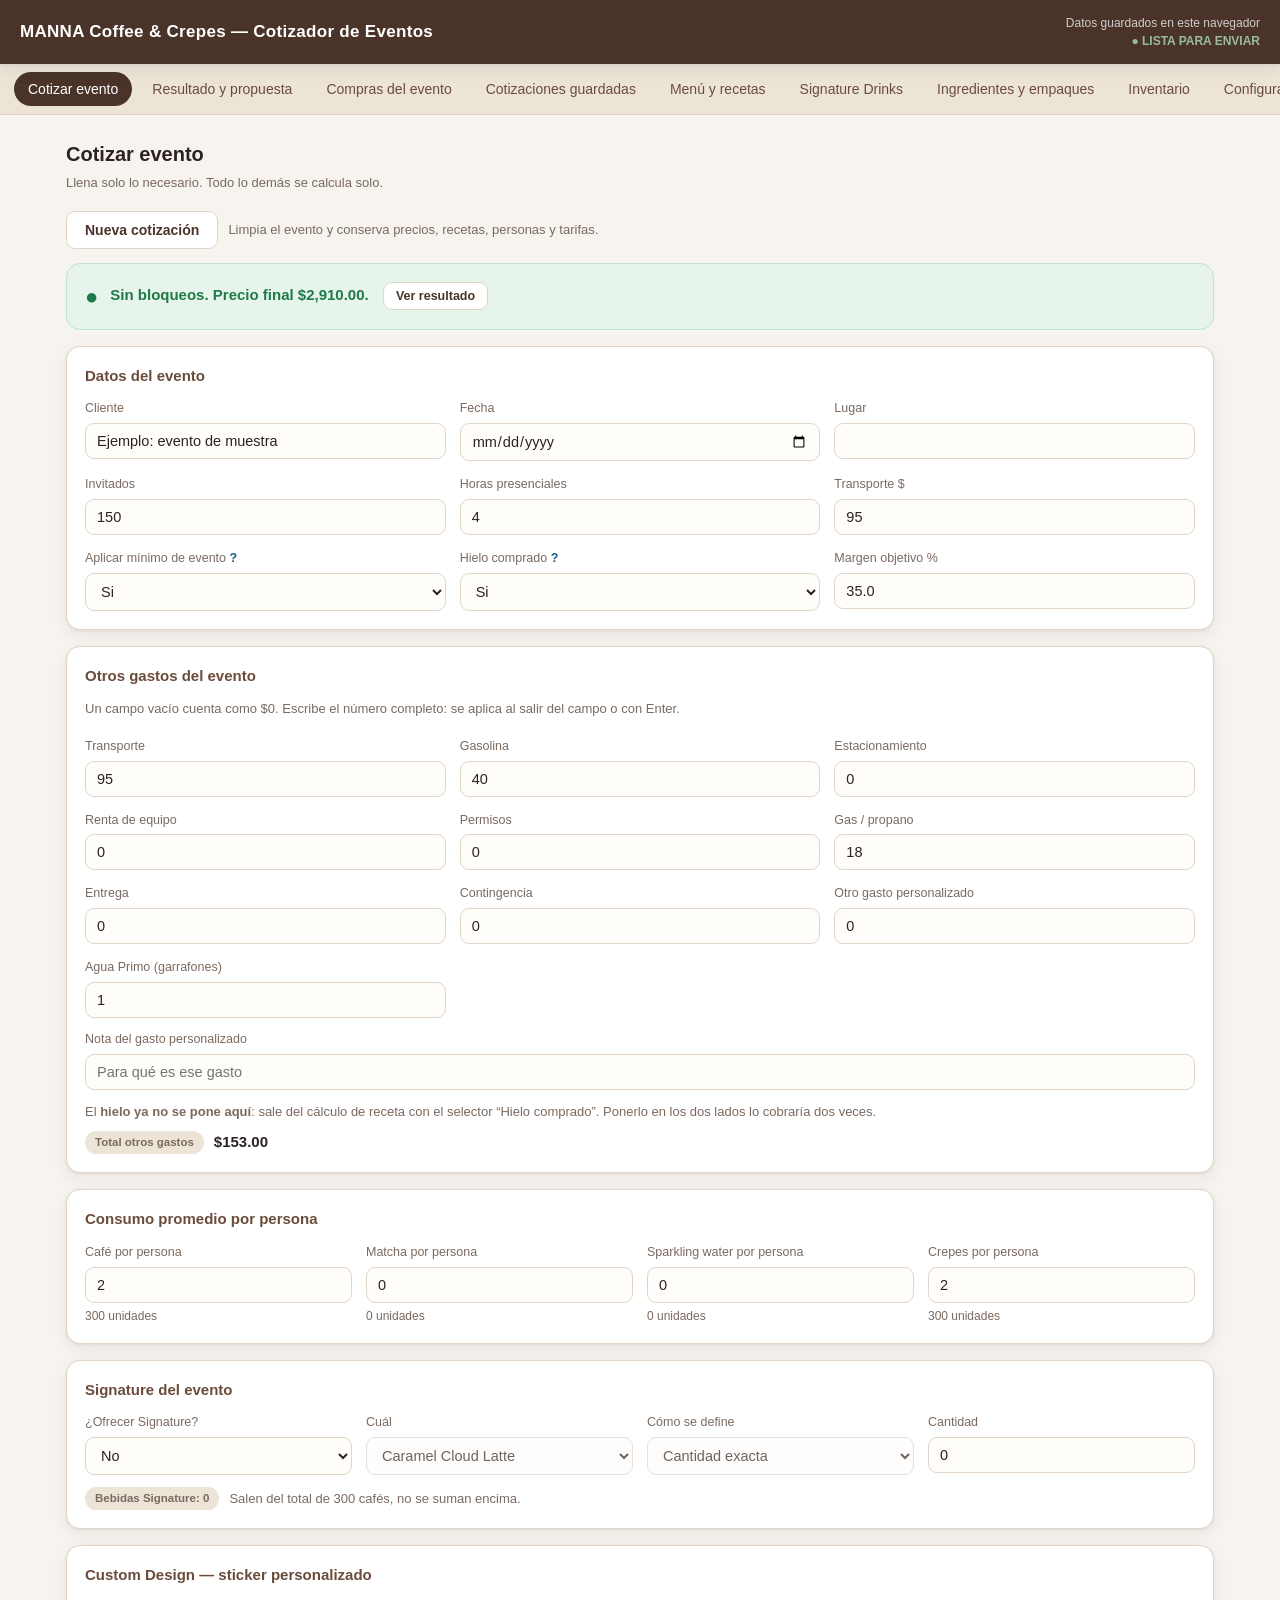
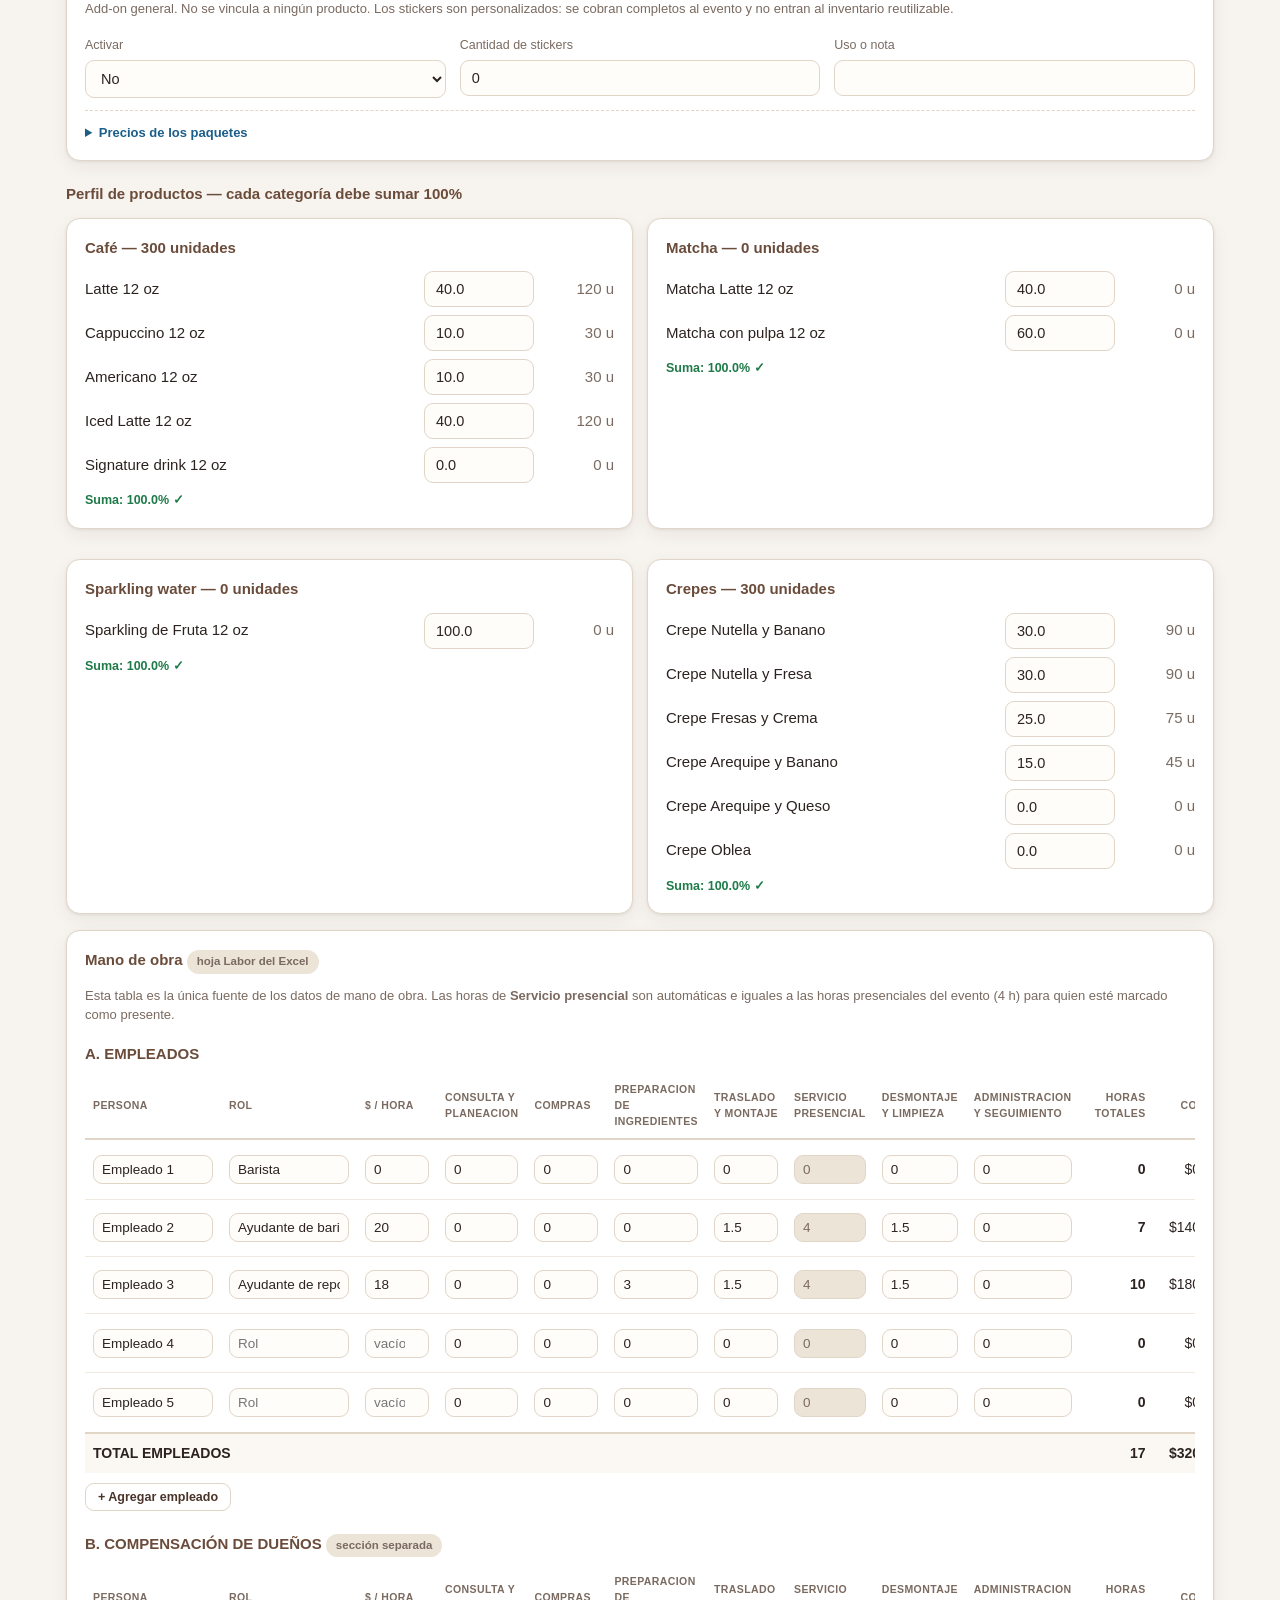
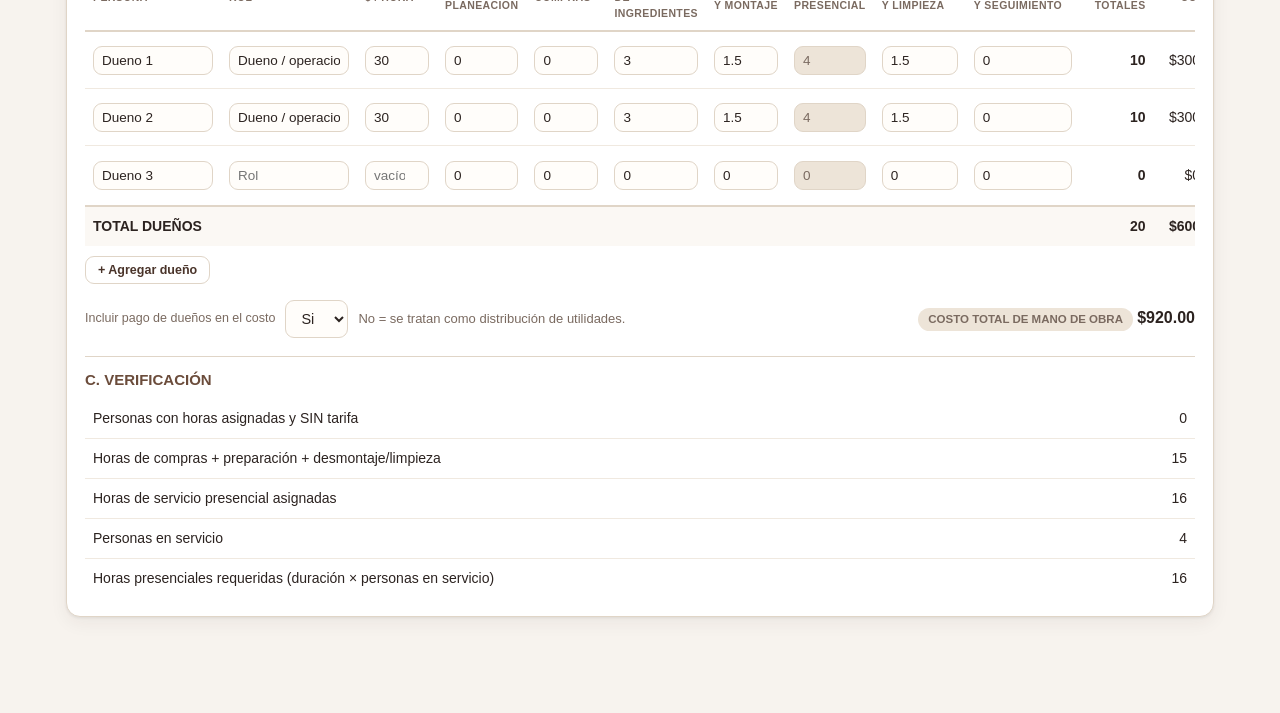
<file: index.html>
<!doctype html>
<html lang="es"><head>
<meta charset="utf-8">
<meta name="robots" content="noindex, nofollow, noarchive, nosnippet">
<meta name="googlebot" content="noindex, nofollow">
<meta name="referrer" content="no-referrer">
<meta name="apple-mobile-web-app-capable" content="yes">
<meta name="apple-mobile-web-app-status-bar-style" content="default">
<meta name="apple-mobile-web-app-title" content="MANNA">
<meta name="mobile-web-app-capable" content="yes">
<meta name="theme-color" content="#FBF8F4"><meta name="viewport" content="width=device-width,initial-scale=1">
<title>MANNA — Cotizador de Eventos</title>
<link rel="stylesheet" href="css/estilos.css">
</head><body>
<header class="top">
  <h1>MANNA Coffee &amp; Crepes — Cotizador de Eventos</h1>
  <div class="sub">Datos guardados en este navegador<br><span id="estadoTop"></span></div>
</header>
<nav class="tabs" id="tabs"></nav>
<main>
  <section id="s-cotizar" class="on"></section>
  <section id="s-resultado"></section>
  <section id="s-compras"></section>
  <section id="s-guardadas"></section>
  <section id="s-menu"></section>
  <section id="s-signatures"></section>
  <section id="s-insumos"></section>
  <section id="s-inventario"></section>
  <section id="s-config"></section>
  <section id="s-propuesta"></section>
  <section id="s-recibo"></section>
</main>
<script src="datos/semilla.js"></script>
<script src="js/motor.js"></script>
<script src="js/campos.js"></script>
<script src="js/datos.js"></script>
<script src="js/ui.js"></script>
<script src="js/ui2.js"></script>
<script src="js/ui3.js"></script>
<script src="js/ui4.js"></script>
</body></html>
</file>
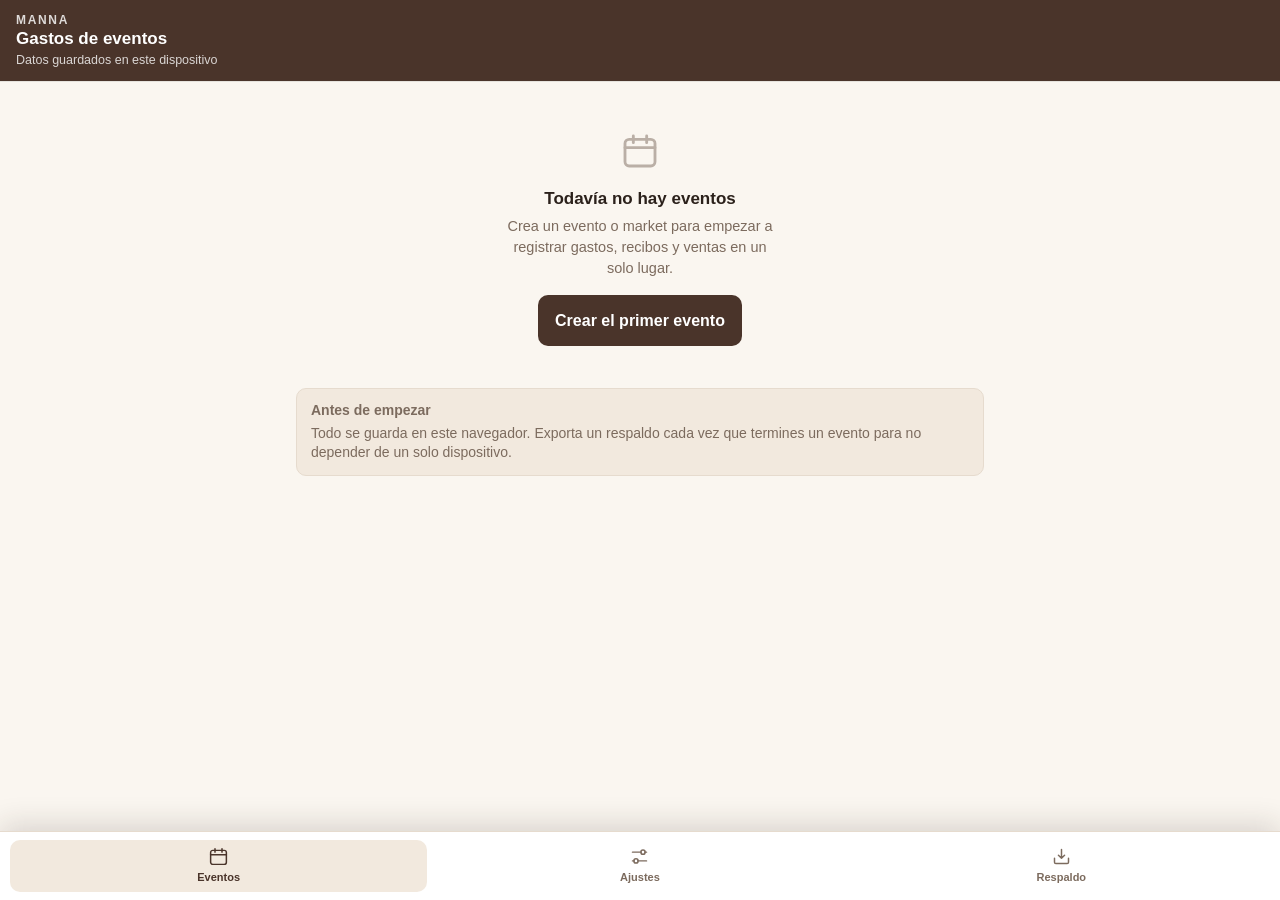
<file: gastos/index.html>
<!doctype html>
<html lang="es">
<head>
<meta charset="utf-8">
<meta name="viewport" content="width=device-width, initial-scale=1, viewport-fit=cover">
<meta name="apple-mobile-web-app-capable" content="yes">
<meta name="mobile-web-app-capable" content="yes">
<meta name="apple-mobile-web-app-status-bar-style" content="default">
<meta name="apple-mobile-web-app-title" content="MANNA Gastos">
<meta name="theme-color" content="#4A342A">
<meta name="description" content="Control de gastos, recibos, ventas y resultados por evento para MANNA.">
<title>MANNA Gastos de Eventos</title>
<style>
/* ===========================================================
   MANNA Gastos de Eventos
   Identidad tomada del Cotizador MANNA (color de marca #4A342A).
   Todo el color vive en variables: cambiar la identidad completa
   es editar estos bloques.
   Tipografía: pila del sistema (San Francisco en iPhone). No se
   cargan fuentes externas porque la app debe funcionar sin conexión.
   =========================================================== */
:root{
  --cafe:#4A342A;
  --cafe-oscuro:#2E211A;
  --cafe-medio:#6E5346;
  --cafe-suave:#8B7263;
  --sobre-cafe:#FFFFFF;
  --fondo:#FAF6F0;
  --fondo-2:#F2E9DE;
  --superficie:#FFFFFF;
  --superficie-2:#FBF8F4;
  --linea:#E6DBCE;
  --linea-fuerte:#D3C3B2;
  --texto:#2B211B;
  --texto-suave:#7C6B5E;
  --acento:#B9722C;
  --acento-suave:#F7E9D8;
  --ok:#2E7D57;
  --ok-suave:#E4F2EB;
  --aviso:#9C5A12;
  --aviso-suave:#FBEBD6;
  --error:#A3302A;
  --error-suave:#F9E4E2;
  --sombra:0 1px 2px rgba(46,33,26,.06), 0 8px 24px rgba(46,33,26,.07);
  --sombra-alta:0 -6px 30px rgba(46,33,26,.16);
  --r:14px;
  --r-s:10px;
  --fuente:-apple-system, BlinkMacSystemFont, "SF Pro Text", "Segoe UI", Roboto, Helvetica, Arial, sans-serif;
  color-scheme:light;
  padding-top:env(safe-area-inset-top, 0px);
  padding-bottom:env(safe-area-inset-bottom, 0px);
}
@media (prefers-color-scheme: dark){
  :root:not([data-theme="light"]){
    --cafe:#CFAA8C;
    --cafe-oscuro:#EBDCCD;
    --cafe-medio:#AE8C71;
    --cafe-suave:#8C7259;
    --sobre-cafe:#241A14;
    --fondo:#191411;
    --fondo-2:#221A15;
    --superficie:#221A15;
    --superficie-2:#2A211B;
    --linea:#3A2E26;
    --linea-fuerte:#4E3F35;
    --texto:#F3EAE1;
    --texto-suave:#B5A294;
    --acento:#E09A55;
    --acento-suave:#3A2A1B;
    --ok:#63C293;
    --ok-suave:#18301F;
    --aviso:#E2A15A;
    --aviso-suave:#342310;
    --error:#EC8E84;
    --error-suave:#3B1D1A;
    --sombra:0 1px 2px rgba(0,0,0,.4), 0 8px 24px rgba(0,0,0,.35);
    --sombra-alta:0 -6px 30px rgba(0,0,0,.5);
    color-scheme:dark;
  }
}
:root[data-theme="dark"]{
  --cafe:#CFAA8C;
  --cafe-oscuro:#EBDCCD;
  --cafe-medio:#AE8C71;
  --cafe-suave:#8C7259;
  --sobre-cafe:#241A14;
  --fondo:#191411;
  --fondo-2:#221A15;
  --superficie:#221A15;
  --superficie-2:#2A211B;
  --linea:#3A2E26;
  --linea-fuerte:#4E3F35;
  --texto:#F3EAE1;
  --texto-suave:#B5A294;
  --acento:#E09A55;
  --acento-suave:#3A2A1B;
  --ok:#63C293;
  --ok-suave:#18301F;
  --aviso:#E2A15A;
  --aviso-suave:#342310;
  --error:#EC8E84;
  --error-suave:#3B1D1A;
  --sombra:0 1px 2px rgba(0,0,0,.4), 0 8px 24px rgba(0,0,0,.35);
  --sombra-alta:0 -6px 30px rgba(0,0,0,.5);
  color-scheme:dark;
}

*{box-sizing:border-box}
html{height:100%;-webkit-text-size-adjust:100%}
body{
  margin:0;min-height:100%;
  background:var(--fondo);
  color:var(--texto);
  font-family:var(--fuente);
  font-size:16px;line-height:1.45;
  -webkit-font-smoothing:antialiased;
  padding-bottom:calc(72px + env(safe-area-inset-bottom, 0px));
  overscroll-behavior-y:none;
}
body.sin-barra{padding-bottom:24px}
img{max-width:100%}
[hidden]{display:none !important}
:focus-visible{outline:3px solid var(--acento);outline-offset:2px;border-radius:6px}
@media (prefers-reduced-motion: reduce){*{animation-duration:.01ms !important;transition-duration:.01ms !important}}

/* ---------- Encabezado ---------- */
.top{
  position:sticky;top:env(safe-area-inset-top, 0px);z-index:30;
  background:var(--cafe);color:var(--sobre-cafe);
  padding:12px 16px calc(12px);
  display:flex;align-items:center;gap:12px;
  box-shadow:0 1px 0 rgba(0,0,0,.08);
}
.top .marca{font-size:12px;letter-spacing:.14em;text-transform:uppercase;opacity:.82;font-weight:600}
.top h1{font-size:17px;margin:0;font-weight:650;line-height:1.2;text-wrap:balance}
.top .titulo-bloque{flex:1;min-width:0}
.top .sub{font-size:12.5px;opacity:.8;margin-top:1px;white-space:nowrap;overflow:hidden;text-overflow:ellipsis}
.btn-atras{
  appearance:none;border:0;background:rgba(255,255,255,.16);color:inherit;
  width:38px;height:38px;border-radius:50%;font-size:19px;line-height:1;
  display:grid;place-items:center;cursor:pointer;flex:none;
}
.btn-icono-top{appearance:none;border:0;background:rgba(255,255,255,.16);color:inherit;height:38px;padding:0 13px;border-radius:19px;font-size:14px;font-weight:600;cursor:pointer;flex:none}

/* ---------- Contenedor ---------- */
.envoltura{max-width:720px;margin:0 auto;padding:16px;padding-block:16px}
.seccion{margin-bottom:22px}
.seccion > h2{
  font-size:12px;text-transform:uppercase;letter-spacing:.1em;
  color:var(--texto-suave);margin:0 0 8px;font-weight:700;
}

/* ---------- Tarjetas y listas ---------- */
.tarjeta{background:var(--superficie);border:1px solid var(--linea);border-radius:var(--r);box-shadow:var(--sombra)}
.tarjeta + .tarjeta{margin-top:10px}
.lista{list-style:none;margin:0;padding:0;background:var(--superficie);border:1px solid var(--linea);border-radius:var(--r);overflow:hidden;box-shadow:var(--sombra)}
.lista > li{border-top:1px solid var(--linea)}
.lista > li:first-child{border-top:0}
.fila{
  display:flex;align-items:center;gap:12px;width:100%;
  padding:13px 14px;background:none;border:0;text-align:left;
  font:inherit;color:inherit;cursor:pointer;
}
.fila:active{background:var(--superficie-2)}
.fila .cuerpo{flex:1;min-width:0}
.fila .t{font-weight:600;font-size:16px;line-height:1.25;overflow-wrap:anywhere}
.fila .s{font-size:13px;color:var(--texto-suave);margin-top:2px;overflow-wrap:anywhere}
.fila .monto{font-weight:650;font-variant-numeric:tabular-nums;white-space:nowrap}
.fila .chevron{color:var(--linea-fuerte);font-size:18px;flex:none}

/* ---------- Estado / etiquetas ---------- */
.pill{display:inline-flex;align-items:center;gap:5px;font-size:12px;font-weight:650;padding:3px 9px;border-radius:999px;white-space:nowrap}
.pill.prep{background:var(--fondo-2);color:var(--texto-suave)}
.pill.curso{background:var(--ok-suave);color:var(--ok)}
.pill.cerrado{background:var(--acento-suave);color:var(--acento)}
.pill.aviso{background:var(--aviso-suave);color:var(--aviso)}
.pill.error{background:var(--error-suave);color:var(--error)}
.pill.neutro{background:var(--fondo-2);color:var(--texto-suave)}
.etiqueta-origen{font-size:11.5px;font-weight:650;padding:2px 7px;border-radius:6px;background:var(--fondo-2);color:var(--texto-suave)}
.etiqueta-origen.personal{background:var(--aviso-suave);color:var(--aviso)}

/* ---------- Botones ---------- */
.btn{
  appearance:none;border:1px solid transparent;border-radius:var(--r-s);
  font:inherit;font-weight:650;font-size:16px;
  padding:13px 16px;min-height:48px;cursor:pointer;
  display:inline-flex;align-items:center;justify-content:center;gap:8px;
  background:var(--cafe);color:var(--sobre-cafe);
}
.btn:active{transform:translateY(1px)}
.btn[disabled]{opacity:.5;cursor:default;transform:none}
.btn.secundario{background:var(--superficie);color:var(--cafe);border-color:var(--linea-fuerte)}
.btn.fantasma{background:transparent;color:var(--texto-suave);border-color:var(--linea)}
.btn.peligro{background:var(--error);color:#fff}
.btn.acento{background:var(--acento);color:#fff}
.btn.ancho{width:100%}
.btn.chico{min-height:38px;padding:8px 12px;font-size:14px;border-radius:8px}
.acciones{display:flex;gap:10px;flex-wrap:wrap}
.acciones .btn{flex:1 1 140px}

.acciones-grandes{display:grid;gap:10px;grid-template-columns:1fr 1fr}
.acciones-grandes .btn{min-height:76px;flex-direction:column;gap:4px;font-size:15px;line-height:1.2;padding:12px 10px;text-align:center}
.acciones-grandes .btn .ico{font-size:21px}
.acciones-grandes .btn.span2{grid-column:1 / -1;min-height:56px;flex-direction:row}

/* ---------- Formularios ---------- */
.campo{margin-bottom:14px}
.campo > label, .rotulo{display:block;font-size:13px;font-weight:650;color:var(--texto-suave);margin-bottom:5px}
.campo .ayuda{font-size:12.5px;color:var(--texto-suave);margin-top:5px;line-height:1.35}
input[type=text],input[type=date],input[type=number],input[type=search],select,textarea{
  width:100%;font:inherit;font-size:16px;
  padding:12px 13px;min-height:48px;
  border:1px solid var(--linea-fuerte);border-radius:var(--r-s);
  background:var(--superficie);color:var(--texto);
}
textarea{min-height:72px;resize:vertical}
select{appearance:none;background-image:linear-gradient(45deg,transparent 50%,var(--cafe-suave) 50%),linear-gradient(135deg,var(--cafe-suave) 50%,transparent 50%);background-position:calc(100% - 19px) 21px,calc(100% - 13px) 21px;background-size:6px 6px,6px 6px;background-repeat:no-repeat;padding-right:38px}
input::placeholder,textarea::placeholder{color:var(--cafe-suave);opacity:.7}
.campo-dinero{position:relative}
.campo-dinero input{padding-left:32px;font-size:20px;font-weight:650;font-variant-numeric:tabular-nums;min-height:56px}
.campo-dinero .signo{position:absolute;left:13px;top:50%;transform:translateY(-50%);color:var(--texto-suave);font-size:19px;font-weight:600;pointer-events:none}
.grid-2{display:grid;grid-template-columns:1fr 1fr;gap:10px}
@media (max-width:430px){.grid-2.apila{grid-template-columns:1fr}}
.segmentado{display:flex;gap:0;border:1px solid var(--linea-fuerte);border-radius:var(--r-s);overflow:hidden}
.segmentado button{
  flex:1;appearance:none;border:0;border-left:1px solid var(--linea);
  background:var(--superficie);color:var(--texto-suave);
  font:inherit;font-size:14px;font-weight:650;padding:12px 6px;min-height:48px;cursor:pointer;
}
.segmentado button:first-child{border-left:0}
.segmentado button[aria-pressed="true"]{background:var(--cafe);color:var(--sobre-cafe)}
.chips{display:flex;flex-wrap:wrap;gap:8px}
.chip{
  appearance:none;border:1px solid var(--linea-fuerte);background:var(--superficie);
  color:var(--texto);font:inherit;font-size:14px;font-weight:600;
  padding:9px 13px;min-height:42px;border-radius:999px;cursor:pointer;
}
.chip[aria-pressed="true"]{background:var(--cafe);color:var(--sobre-cafe);border-color:var(--cafe)}
.interruptor{display:flex;align-items:center;gap:12px;padding:12px 0;cursor:pointer}
.interruptor input{width:22px;height:22px;flex:none;accent-color:var(--cafe)}
.interruptor .txt{font-size:15px;line-height:1.3}
.interruptor .txt small{display:block;color:var(--texto-suave);font-size:12.5px;margin-top:2px}

/* ---------- Barra inferior ---------- */
.barra{
  position:fixed;left:0;right:0;bottom:0;z-index:40;
  background:var(--superficie);border-top:1px solid var(--linea);
  padding:8px 10px calc(8px + env(safe-area-inset-bottom, 0px));
  display:flex;gap:4px;box-shadow:var(--sombra-alta);
}
.barra button{
  flex:1;appearance:none;border:0;background:none;color:var(--texto-suave);
  font:inherit;font-size:11px;font-weight:650;cursor:pointer;
  display:flex;flex-direction:column;align-items:center;gap:3px;
  padding:6px 2px;min-height:52px;border-radius:10px;
}
.barra button .ico{font-size:19px;line-height:1}
.barra button[aria-current="page"]{color:var(--cafe);background:var(--fondo-2)}

/* ---------- Hoja modal ---------- */
.hoja-fondo{position:fixed;inset:0;z-index:60;background:rgba(30,20,14,.45);display:flex;align-items:flex-end;justify-content:center}
.hoja{
  background:var(--fondo);width:100%;max-width:720px;max-height:94vh;
  border-radius:18px 18px 0 0;display:flex;flex-direction:column;overflow:hidden;
  animation:sube .22s ease-out;
}
@keyframes sube{from{transform:translateY(16px);opacity:.6}to{transform:none;opacity:1}}
.hoja-top{
  display:flex;align-items:center;gap:10px;padding:14px 16px;
  border-bottom:1px solid var(--linea);background:var(--superficie);flex:none;
}
.hoja-top h2{margin:0;font-size:17px;font-weight:700;flex:1;min-width:0}
.hoja-cuerpo{padding:16px;overflow-y:auto;-webkit-overflow-scrolling:touch;flex:1}
.hoja-pie{
  padding:12px 16px calc(12px + env(safe-area-inset-bottom, 0px));
  border-top:1px solid var(--linea);background:var(--superficie);flex:none;
  display:flex;gap:10px;
}
.hoja-pie .btn{flex:1}
.cerrar{appearance:none;border:0;background:var(--fondo-2);color:var(--texto-suave);width:36px;height:36px;border-radius:50%;font-size:19px;cursor:pointer;flex:none;display:grid;place-items:center}

/* ---------- Resumen / cifras ---------- */
.resultado{
  background:var(--cafe);color:var(--sobre-cafe);border-radius:var(--r);
  padding:18px 16px;box-shadow:var(--sombra);
}
.resultado .rot{font-size:12px;text-transform:uppercase;letter-spacing:.1em;opacity:.8;font-weight:700}
.resultado .cifra{font-size:34px;font-weight:700;font-variant-numeric:tabular-nums;line-height:1.1;margin-top:4px;letter-spacing:-.02em}
.resultado .nota{font-size:13px;opacity:.85;margin-top:6px;line-height:1.35}
.resultado.negativo .cifra{color:#FFC9C2}
.filas-num{background:var(--superficie);border:1px solid var(--linea);border-radius:var(--r);overflow:hidden;box-shadow:var(--sombra)}
.filas-num .n{display:flex;justify-content:space-between;align-items:baseline;gap:14px;padding:11px 14px;border-top:1px solid var(--linea);font-size:15px}
.filas-num .n:first-child{border-top:0}
.filas-num .n .v{font-variant-numeric:tabular-nums;font-weight:650;white-space:nowrap}
.filas-num .n.total{background:var(--superficie-2);font-weight:700}
.filas-num .n .k small{display:block;font-size:12px;color:var(--texto-suave);font-weight:400;margin-top:1px}
.filas-num .n.neg .v{color:var(--error)}
.filas-num .n.pos .v{color:var(--ok)}
.sangria{padding-left:26px !important;font-size:14px;color:var(--texto-suave)}

/* ---------- Avisos ---------- */
.aviso{border-radius:var(--r-s);padding:12px 14px;font-size:14px;line-height:1.4;border:1px solid}
.aviso.info{background:var(--fondo-2);border-color:var(--linea);color:var(--texto-suave)}
.aviso.alerta{background:var(--aviso-suave);border-color:var(--aviso);color:var(--aviso)}
.aviso.malo{background:var(--error-suave);border-color:var(--error);color:var(--error)}
.aviso.bueno{background:var(--ok-suave);border-color:var(--ok);color:var(--ok)}
.aviso strong{display:block;margin-bottom:3px}
.aviso + .aviso{margin-top:10px}
.aviso ul{margin:6px 0 0;padding-left:18px}

/* ---------- Vacío ---------- */
.vacio{text-align:center;padding:34px 20px;color:var(--texto-suave)}
.vacio .ico{font-size:38px;opacity:.5}
.vacio h3{margin:10px 0 4px;font-size:17px;color:var(--texto);font-weight:650}
.vacio p{margin:0 auto;font-size:14.5px;max-width:34ch;line-height:1.45}
.vacio .btn{margin-top:16px}

/* ---------- Recibos ---------- */
.recibos{display:flex;gap:9px;flex-wrap:wrap;margin-top:8px}
.recibo{position:relative;width:82px;height:82px;border-radius:var(--r-s);overflow:hidden;border:1px solid var(--linea-fuerte);background:var(--fondo-2);cursor:pointer;padding:0;appearance:none}
.recibo img{width:100%;height:100%;object-fit:cover;display:block}
.recibo .doc{display:grid;place-items:center;height:100%;font-size:11px;color:var(--texto-suave);padding:6px;text-align:center;line-height:1.2;word-break:break-all}
.recibo .quitar{position:absolute;top:3px;right:3px;width:24px;height:24px;border-radius:50%;background:rgba(30,20,14,.72);color:#fff;border:0;font-size:14px;line-height:1;display:grid;place-items:center;cursor:pointer}
.visor{position:fixed;inset:0;z-index:80;background:rgba(20,14,10,.94);display:flex;flex-direction:column}
.visor img{flex:1;object-fit:contain;min-height:0;width:100%}
.visor .visor-top{display:flex;gap:10px;align-items:center;padding:calc(12px + env(safe-area-inset-top,0px)) 14px 12px;color:#fff}
.visor .visor-top .nom{flex:1;font-size:14px;overflow:hidden;text-overflow:ellipsis;white-space:nowrap}
.visor .visor-pie{padding:12px 14px calc(12px + env(safe-area-inset-bottom,0px));display:flex;gap:10px}

/* ---------- Avisos flotantes ---------- */
#tostadas{position:fixed;left:12px;right:12px;bottom:calc(84px + env(safe-area-inset-bottom, 0px));z-index:90;display:flex;flex-direction:column;gap:8px;align-items:center;pointer-events:none}
.tostada{
  background:var(--texto);color:var(--fondo);border-radius:12px;padding:11px 16px;
  font-size:14.5px;font-weight:600;max-width:560px;box-shadow:var(--sombra-alta);
  animation:sube .2s ease-out;line-height:1.35;
}
.tostada.malo{background:var(--error);color:#fff}
.tostada.bueno{background:var(--ok);color:#fff}

/* ---------- Tabla de ventas ---------- */
.tabla-envoltura{overflow-x:auto;border:1px solid var(--linea);border-radius:var(--r);background:var(--superficie);box-shadow:var(--sombra)}
table.datos{border-collapse:collapse;width:100%;font-size:14px;min-width:420px}
table.datos th,table.datos td{padding:9px 11px;text-align:left;border-top:1px solid var(--linea)}
table.datos thead th{border-top:0;font-size:11.5px;text-transform:uppercase;letter-spacing:.06em;color:var(--texto-suave);background:var(--superficie-2)}
table.datos td.num,table.datos th.num{text-align:right;font-variant-numeric:tabular-nums;white-space:nowrap}
table.datos tfoot td{font-weight:700;background:var(--superficie-2)}

.sep{height:1px;background:var(--linea);margin:18px 0;border:0}
.nota-pie{font-size:12.5px;color:var(--texto-suave);line-height:1.45;margin-top:10px}
.cargando{display:grid;place-items:center;padding:60px 20px;color:var(--texto-suave)}
@media print{
  .top,.barra,.hoja-pie,.btn,#tostadas{display:none !important}
  body{padding:0;background:#fff}
  .tarjeta,.lista,.filas-num,.tabla-envoltura{box-shadow:none}
}
</style>
</head>
<body>
<header class="top" id="top"></header>
<noscript>
  <div style="max-width:640px;margin:0 auto;padding:22px 16px;font-family:-apple-system,BlinkMacSystemFont,'Segoe UI',Roboto,Helvetica,Arial,sans-serif">
    <h2 style="margin:0 0 10px;font-size:20px;line-height:1.25;color:var(--texto)">Este visor no ejecuta JavaScript</h2>
    <div style="background:var(--aviso-suave);border:1px solid var(--aviso);color:var(--aviso);border-radius:10px;padding:12px 14px;font-size:14.5px;line-height:1.45;margin-bottom:12px">
      <strong style="display:block;margin-bottom:4px">Qué pasó</strong>
      La app necesita JavaScript y aquí está desactivado. Suele ocurrir al tocar el archivo
      <strong>index.html</strong> en la app Archivos o en una vista previa del iPhone: esa vista previa
      muestra la página pero no ejecuta el programa.
    </div>
    <div style="background:var(--ok-suave);border:1px solid var(--ok);color:var(--ok);border-radius:10px;padding:12px 14px;font-size:14.5px;line-height:1.45;margin-bottom:12px">
      <strong style="display:block;margin-bottom:4px">Cómo abrirla bien</strong>
      Ábrela en <strong>Safari</strong> desde una dirección web que empiece por <strong>https://</strong>,
      y añádela a la pantalla de inicio desde el botón Compartir. No funciona tocando el archivo suelto.
    </div>
    <p style="font-size:13.5px;color:var(--texto-suave);line-height:1.5;margin:0">
      Tus datos no se han tocado: esto ocurre antes de abrir nada.
    </p>
  </div>
</noscript>
<main id="pantalla"><div class="cargando"><div>Abriendo MANNA Gastos</div><div id="estado-arranque" style="font-size:13px;margin-top:6px;opacity:.75">cargando el programa…</div></div></main>
<nav class="barra" id="barra" hidden></nav>
<div id="capas"></div>
<div id="tostadas" aria-live="polite"></div>
<script>
/* ============================================================
   Vigilante de arranque. Va en un <script> aparte y ANTES del
   programa principal a propósito: si el programa principal no
   llega a ejecutarse (error de sintaxis, archivo cortado,
   navegador antiguo), este bloque sigue vivo y puede explicar
   qué pasó en lugar de dejar la pantalla cargando para siempre.
   Se escribe con sintaxis muy conservadora por el mismo motivo.
   ============================================================ */
(function () {
  var M = window.__manna = {
    version: '1.1.0',
    inicio: Date.now(),
    fase: 'cargando el programa',
    lista: false,
    errores: [],
    notas: []
  };

  function texto(el, t) { el.textContent = t; return el; }
  function crear(tag, estilo, t) {
    var e = document.createElement(tag);
    if (estilo) e.setAttribute('style', estilo);
    if (t !== undefined) e.textContent = t;
    return e;
  }

  /* Señal inmediata de que SÍ hay JavaScript. Si la pantalla se queda con el
     texto original "cargando el programa…", es que nada de este archivo llegó
     a ejecutarse: el visor tiene JavaScript desactivado. */
  try {
    var marca = document.getElementById('estado-arranque');
    if (marca) marca.textContent = 'comprobando el navegador…';
  } catch (e) {}

  M.fase = M.fase || '';
  M.marcarFase = function (f) {
    M.fase = f;
    var el = document.getElementById('estado-arranque');
    if (el) el.textContent = f + '…';
  };
  M.nota = function (n) { try { M.notas.push(n); } catch (e) {} };

  function prueba(fn) { try { return fn(); } catch (e) { return 'error: ' + (e && e.name ? e.name : '') + ' ' + (e && e.message ? e.message : e); } }

  M.diagnostico = function () {
    var l = [];
    l.push('MANNA Gastos — diagnóstico');
    l.push('App 1.0.0 · arranque ' + M.version);
    l.push('Fecha: ' + new Date().toISOString());
    l.push('Segundos desde la carga: ' + Math.round((Date.now() - M.inicio) / 100) / 10);
    l.push('Fase alcanzada: ' + M.fase);
    l.push('URL: ' + prueba(function () { return location.href; }));
    l.push('Protocolo: ' + prueba(function () { return location.protocol; }));
    l.push('Título de la página: ' + prueba(function () { return document.title || '(vacío)'; }));
    l.push('Dentro de un visor incrustado: ' + prueba(function () { return window.top !== window.self ? 'sí' : 'no'; }));
    l.push('Pantalla de inicio: ' + prueba(function () {
      return (window.navigator.standalone === true || (window.matchMedia && window.matchMedia('(display-mode: standalone)').matches)) ? 'sí' : 'no';
    }));
    l.push('IndexedDB presente: ' + prueba(function () { return ('indexedDB' in window) && window.indexedDB ? 'sí' : 'NO'; }));
    l.push('localStorage: ' + prueba(function () {
      window.localStorage.setItem('__m', '1'); window.localStorage.removeItem('__m'); return 'funciona';
    }));
    l.push('Cookies habilitadas: ' + prueba(function () { return navigator.cookieEnabled ? 'sí' : 'no'; }));
    l.push('Service worker: ' + prueba(function () { return ('serviceWorker' in navigator) ? 'disponible' : 'no disponible'; }));
    l.push('Crypto: ' + prueba(function () { return (window.crypto && window.crypto.getRandomValues) ? 'sí' : 'no'; }));
    l.push('Memoria del programa: ' + (window.MANNA ? 'cargado' : 'NO CARGÓ'));
    l.push('Navegador: ' + prueba(function () { return navigator.userAgent; }));
    if (M.notas.length) { l.push(''); l.push('Notas:'); for (var n = 0; n < M.notas.length; n++) l.push('- ' + M.notas[n]); }
    l.push('');
    l.push('Errores registrados: ' + M.errores.length);
    for (var i = 0; i < M.errores.length && i < 8; i++) {
      var e = M.errores[i];
      l.push((i + 1) + ') [' + e.tipo + '] ' + (e.mensaje || '') + (e.archivo ? ' @ ' + e.archivo + ':' + e.linea : ''));
      if (e.pila) l.push('   ' + String(e.pila).split('\n').slice(0, 4).join('\n   '));
    }
    return l.join('\n');
  };

  var yaMostrado = false;
  M.fallo = function (titulo, detalle) {
    if (yaMostrado) return;
    yaMostrado = true;
    if (detalle) M.errores.push({ tipo: 'arranque', mensaje: String(detalle && detalle.message ? detalle.message : detalle), pila: (detalle && detalle.stack) || '' });

    var cuerpo = document.body || document.documentElement;
    var pantalla = document.getElementById('pantalla');
    var destino = pantalla || cuerpo;
    try { var barra = document.getElementById('barra'); if (barra) barra.setAttribute('hidden', 'hidden'); } catch (e) {}
    try {
      var top = document.getElementById('top');
      if (top) top.innerHTML = '<div class="titulo-bloque"><div class="marca">MANNA</div><h1>No se pudo abrir la app</h1></div>';
    } catch (e) {}

    destino.innerHTML = '';
    var caja = crear('div', 'max-width:680px;margin:0 auto;padding:20px 16px;font-family:-apple-system,BlinkMacSystemFont,"Segoe UI",Roboto,Helvetica,Arial,sans-serif;color:var(--texto,#2B211B)');

    caja.appendChild(crear('h2', 'margin:0 0 8px;font-size:20px;line-height:1.25', titulo || 'La app no terminó de abrir'));

    var enIframe = false;
    try { enIframe = window.top !== window.self; } catch (e) { enIframe = true; }
    var almacenamientoMal = /almacenamiento|IndexedDB|storage/i.test(String(titulo) + ' ' + String(detalle && detalle.message));

    var codigo = (detalle && detalle.codigo) || '';
    var causa = crear('div', 'background:var(--aviso-suave,#FBEBD6);border:1px solid var(--aviso,#A85F15);color:var(--aviso,#7d4a10);border-radius:10px;padding:12px 14px;font-size:14.5px;line-height:1.45;margin:12px 0');
    var razon;
    if (enIframe && almacenamientoMal) {
      razon = 'Estás viendo la app dentro de un visor incrustado. Safari en iPhone bloquea el almacenamiento de las páginas incrustadas, así que la app no puede guardar nada y se queda esperando. Hay que abrirla en su propia dirección web.';
    } else if (codigo === 'sin-indexeddb') {
      razon = 'Este navegador no permite guardar datos: IndexedDB no está disponible o está bloqueado. Suele ser navegación privada o el almacenamiento del sitio desactivado.';
    } else if (codigo === 'excepcion') {
      razon = 'El navegador rechazó abrir el almacenamiento. Casi siempre es el almacenamiento del sitio bloqueado en los ajustes, o navegación privada.';
    } else if (location.protocol === 'file:') {
      razon = 'La app se abrió como un archivo suelto (file://). Safari en iPhone no le da almacenamiento a un archivo abierto así. Hay que servirla desde una dirección web https://.';
    } else if (codigo === 'bloqueado') {
      razon = 'Otra pestaña o ventana de la app tiene el almacenamiento abierto. Ciérrala y vuelve a intentarlo.';
    } else if (almacenamientoMal) {
      razon = 'El almacenamiento del navegador no respondió. Suele pasar en navegación privada, con el almacenamiento del sitio bloqueado, o cuando otra pestaña de la app tiene la base abierta.';
    } else if (!window.MANNA) {
      razon = 'El programa de la app no llegó a ejecutarse. Puede ser una descarga incompleta del archivo o un navegador demasiado antiguo.';
    } else {
      razon = 'El arranque se interrumpió antes de dibujar la primera pantalla.';
    }
    causa.appendChild(crear('strong', 'display:block;margin-bottom:4px', 'Qué pasó'));
    causa.appendChild(document.createTextNode(razon));
    var mensajeCrudo = detalle && detalle.message ? String(detalle.message) : '';
    if (mensajeCrudo) {
      causa.appendChild(crear('div', 'margin-top:8px;font-size:13px;opacity:.9', 'Mensaje del navegador: ' + mensajeCrudo));
    }
    caja.appendChild(causa);

    var seguro = crear('div', 'background:var(--ok-suave,#E4F2EB);border:1px solid var(--ok,#2E7D57);color:var(--ok,#215c40);border-radius:10px;padding:12px 14px;font-size:14.5px;line-height:1.45;margin:0 0 14px');
    seguro.appendChild(crear('strong', 'display:block;margin-bottom:4px', 'Tus datos no se han tocado'));
    seguro.appendChild(document.createTextNode('Este error ocurre al abrir. No se borró ningún evento, gasto ni recibo.'));
    caja.appendChild(seguro);

    var fila = crear('div', 'display:flex;gap:10px;flex-wrap:wrap;margin-bottom:14px');
    var bReintentar = crear('button', 'flex:1 1 150px;min-height:48px;border:0;border-radius:10px;background:var(--cafe,#4A342A);color:var(--sobre-cafe,#fff);font-size:16px;font-weight:600;cursor:pointer', 'Reintentar');
    bReintentar.onclick = function () { try { location.reload(); } catch (e) { location.href = location.href; } };
    fila.appendChild(bReintentar);

    var bCopiar = crear('button', 'flex:1 1 150px;min-height:48px;border:1px solid var(--linea-fuerte,#D3C3B2);border-radius:10px;background:var(--superficie,#fff);color:var(--cafe,#4A342A);font-size:16px;font-weight:600;cursor:pointer', 'Copiar detalles');
    fila.appendChild(bCopiar);
    caja.appendChild(fila);

    var det = crear('textarea', 'width:100%;min-height:210px;font-family:ui-monospace,SFMono-Regular,Menlo,monospace;font-size:12px;line-height:1.45;padding:10px;border:1px solid var(--linea-fuerte,#D3C3B2);border-radius:10px;background:var(--superficie-2,#FBF8F4);color:var(--texto,#2B211B);-webkit-user-select:text;user-select:text');
    det.readOnly = true;
    det.value = M.diagnostico();
    caja.appendChild(det);

    bCopiar.onclick = function () {
      det.focus();
      det.setSelectionRange(0, det.value.length);
      var ok = false;
      try { ok = document.execCommand('copy'); } catch (e) {}
      if (!ok && navigator.clipboard && navigator.clipboard.writeText) {
        navigator.clipboard.writeText(det.value).then(function () { bCopiar.textContent = 'Copiado ✓'; },
          function () { bCopiar.textContent = 'Selecciona y copia ↓'; });
        return;
      }
      bCopiar.textContent = ok ? 'Copiado ✓' : 'Selecciona y copia ↓';
    };

    caja.appendChild(crear('p', 'font-size:13px;color:var(--texto-suave,#7C6B5E);line-height:1.5;margin-top:12px',
      'Toca "Copiar detalles" y pégalos en el chat: ahí está la causa exacta.'));

    destino.appendChild(caja);
  };

  window.addEventListener('error', function (ev) {
    try {
      M.errores.push({
        tipo: 'error', mensaje: ev.message || String(ev.error || ''),
        archivo: (ev.filename || '').split('/').pop(), linea: ev.lineno || 0,
        pila: (ev.error && ev.error.stack) || ''
      });
    } catch (e) {}
    if (!M.lista) setTimeout(function () { if (!M.lista) M.fallo('La app no pudo arrancar'); }, 50);
  });

  window.addEventListener('unhandledrejection', function (ev) {
    try {
      var r = ev.reason || {};
      M.errores.push({ tipo: 'promesa', mensaje: r.message || String(r), pila: r.stack || '' });
    } catch (e) {}
  });

  /* Si a los 15 segundos no se dibujó nada, explica en vez de seguir girando. */
  setTimeout(function () {
    if (!M.lista) M.fallo('La app tardó demasiado en abrir');
  }, 12000);
})();
</script>
<script>
(function(){
"use strict";
/* ===== 20-lib.js ===== */
/* ============================================================
   MANNA Gastos — utilidades base
   Todo el dinero se maneja en CENTAVOS ENTEROS. Nunca se guardan
   ni se suman decimales flotantes.
   ============================================================ */
const APP = { nombre: 'MANNA Gastos', version: '1.0.0', formatoRespaldo: 1 };

/* ---------- Identificadores ---------- */
function nuevoId(prefijo) {
  const r = (crypto && crypto.getRandomValues)
    ? Array.from(crypto.getRandomValues(new Uint8Array(9))).map(b => b.toString(36).padStart(2, '0')).join('')
    : Math.random().toString(36).slice(2) + Math.random().toString(36).slice(2);
  return (prefijo || 'id') + '_' + Date.now().toString(36) + '_' + r.slice(0, 12);
}

/* ---------- Dinero ---------- */
const fmtUSD = new Intl.NumberFormat('en-US', { style: 'currency', currency: 'USD' });
const fmtUSDsimple = new Intl.NumberFormat('en-US', { minimumFractionDigits: 2, maximumFractionDigits: 2 });

/** centavos -> "$1,234.56" */
function dinero(centavos) {
  const c = Number.isFinite(centavos) ? Math.round(centavos) : 0;
  return (c < 0 ? '-' : '') + fmtUSD.format(Math.abs(c) / 100);
}
/** centavos -> "1,234.56" (sin símbolo) */
function dineroPlano(centavos) {
  const c = Number.isFinite(centavos) ? Math.round(centavos) : 0;
  return (c < 0 ? '-' : '') + fmtUSDsimple.format(Math.abs(c) / 100);
}
/** centavos -> "1234.56" para campos de formulario */
function dineroCampo(centavos) {
  if (centavos === null || centavos === undefined || centavos === '') return '';
  const c = Math.round(Number(centavos) || 0);
  return (c / 100).toFixed(2);
}
/**
 * Texto -> centavos enteros. Acepta "12.50", "12,50", "1.234,56",
 * "1,234.56", "$12", "12". Devuelve null si no hay número válido.
 */
function aCentavos(texto) {
  if (texto === null || texto === undefined) return null;
  let s = String(texto).trim();
  if (!s) return null;
  const negativo = /^-/.test(s) || /^\(.*\)$/.test(s);
  s = s.replace(/[()\s$ ]/g, '').replace(/^-/, '');
  if (!/[0-9]/.test(s)) return null;
  const ultimaComa = s.lastIndexOf(',');
  const ultimoPunto = s.lastIndexOf('.');
  let sep = -1;
  if (ultimaComa >= 0 && ultimoPunto >= 0) sep = Math.max(ultimaComa, ultimoPunto);
  else if (ultimaComa >= 0) sep = ultimaComa;
  else if (ultimoPunto >= 0) sep = ultimoPunto;
  let entero, decimal = '';
  if (sep >= 0) {
    const cola = s.slice(sep + 1);
    if (/^[0-9]{1,2}$/.test(cola)) { entero = s.slice(0, sep); decimal = cola; }
    else { entero = s; }          // separador de miles, no decimal
  } else { entero = s; }
  entero = entero.replace(/[^0-9]/g, '');
  if (entero === '' && decimal === '') return null;
  const cent = Number(entero || '0') * 100 + Number((decimal + '00').slice(0, 2));
  if (!Number.isFinite(cent)) return null;
  return negativo ? -cent : cent;
}
/** Porcentaje en texto -> número (8.25). null si vacío/invalido. */
function aTasa(texto) {
  if (texto === null || texto === undefined) return null;
  const s = String(texto).trim().replace('%', '').replace(',', '.');
  if (!s) return null;
  const n = Number(s);
  return Number.isFinite(n) && n >= 0 && n < 100 ? n : null;
}
/** Redondeo bancario simple a centavos enteros (half away from zero). */
function redondear(n) {
  if (!Number.isFinite(n)) return 0;
  return n < 0 ? -Math.round(Math.abs(n)) : Math.round(n);
}

/* ---------- Fechas ---------- */
const MESES = ['ene', 'feb', 'mar', 'abr', 'may', 'jun', 'jul', 'ago', 'sep', 'oct', 'nov', 'dic'];
const MESES_LARGO = ['enero', 'febrero', 'marzo', 'abril', 'mayo', 'junio', 'julio', 'agosto', 'septiembre', 'octubre', 'noviembre', 'diciembre'];
function hoyISO() {
  const d = new Date();
  return [d.getFullYear(), String(d.getMonth() + 1).padStart(2, '0'), String(d.getDate()).padStart(2, '0')].join('-');
}
function fechaCorta(iso) {
  if (!iso || !/^\d{4}-\d{2}-\d{2}/.test(iso)) return '—';
  const [a, m, d] = iso.slice(0, 10).split('-');
  return Number(d) + ' ' + MESES[Number(m) - 1] + ' ' + a;
}
function fechaLarga(iso) {
  if (!iso || !/^\d{4}-\d{2}-\d{2}/.test(iso)) return '—';
  const [a, m, d] = iso.slice(0, 10).split('-');
  return Number(d) + ' de ' + MESES_LARGO[Number(m) - 1] + ' de ' + a;
}
function selloArchivo(d) {
  d = d || new Date();
  const p = n => String(n).padStart(2, '0');
  return d.getFullYear() + '-' + p(d.getMonth() + 1) + '-' + p(d.getDate()) + '-' + p(d.getHours()) + p(d.getMinutes());
}
function fechaHoraLegible(ts) {
  if (!ts) return '—';
  const d = new Date(ts);
  if (isNaN(d)) return '—';
  const p = n => String(n).padStart(2, '0');
  return fechaCorta(d.getFullYear() + '-' + p(d.getMonth() + 1) + '-' + p(d.getDate())) + ', ' + p(d.getHours()) + ':' + p(d.getMinutes());
}

/* ---------- DOM ---------- */
function esc(s) {
  return String(s === null || s === undefined ? '' : s)
    .replace(/&/g, '&amp;').replace(/</g, '&lt;').replace(/>/g, '&gt;')
    .replace(/"/g, '&quot;').replace(/'/g, '&#39;');
}
const $ = sel => document.querySelector(sel);
const $$ = sel => Array.from(document.querySelectorAll(sel));

function tostada(mensaje, tipo) {
  const cont = $('#tostadas');
  if (!cont) return;
  const el = document.createElement('div');
  el.className = 'tostada' + (tipo ? ' ' + tipo : '');
  el.textContent = mensaje;
  cont.appendChild(el);
  setTimeout(() => { el.style.transition = 'opacity .3s'; el.style.opacity = '0'; setTimeout(() => el.remove(), 320); }, tipo === 'malo' ? 5200 : 2800);
}

/** Confirmación modal. Devuelve Promise<boolean>. */
function confirmar(opciones) {
  const o = Object.assign({ titulo: '¿Confirmar?', texto: '', ok: 'Confirmar', cancelar: 'Cancelar', peligro: false }, opciones);
  return new Promise(resolve => {
    const fondo = document.createElement('div');
    fondo.className = 'hoja-fondo';
    fondo.innerHTML =
      '<div class="hoja" role="dialog" aria-modal="true">' +
      '<div class="hoja-top"><h2>' + esc(o.titulo) + '</h2></div>' +
      '<div class="hoja-cuerpo">' + (o.html || '<p style="margin:0;line-height:1.5">' + esc(o.texto) + '</p>') + '</div>' +
      '<div class="hoja-pie">' +
      '<button class="btn fantasma" data-no>' + esc(o.cancelar) + '</button>' +
      '<button class="btn ' + (o.peligro ? 'peligro' : '') + '" data-si>' + esc(o.ok) + '</button>' +
      '</div></div>';
    $('#capas').appendChild(fondo);
    const cerrar = v => { fondo.remove(); resolve(v); };
    fondo.querySelector('[data-no]').onclick = () => cerrar(false);
    fondo.querySelector('[data-si]').onclick = () => cerrar(true);
    fondo.addEventListener('click', e => { if (e.target === fondo) cerrar(false); });
  });
}

/**
 * Hoja modal con formulario. render(cuerpo) dibuja el contenido;
 * alGuardar(cuerpo) devuelve true/Promise<true> para cerrar.
 */
function hoja(opciones) {
  const o = Object.assign({ titulo: '', guardar: 'Guardar', cancelar: 'Cancelar', mostrarPie: true }, opciones);
  const fondo = document.createElement('div');
  fondo.className = 'hoja-fondo';
  fondo.innerHTML =
    '<div class="hoja" role="dialog" aria-modal="true">' +
    '<div class="hoja-top"><h2></h2><button class="cerrar" aria-label="Cerrar">✕</button></div>' +
    '<div class="hoja-cuerpo"></div>' +
    (o.mostrarPie ? '<div class="hoja-pie"><button class="btn fantasma" data-cancelar></button><button class="btn" data-guardar></button></div>' : '') +
    '</div>';
  fondo.querySelector('h2').textContent = o.titulo;
  const cuerpo = fondo.querySelector('.hoja-cuerpo');
  const cerrar = () => { fondo.remove(); if (o.alCerrar) o.alCerrar(); };
  fondo.querySelector('.cerrar').onclick = cerrar;
  fondo.addEventListener('click', e => { if (e.target === fondo) cerrar(); });
  if (o.mostrarPie) {
    fondo.querySelector('[data-cancelar]').textContent = o.cancelar;
    const bg = fondo.querySelector('[data-guardar]');
    bg.textContent = o.guardar;
    fondo.querySelector('[data-cancelar]').onclick = cerrar;
    bg.onclick = async () => {
      bg.disabled = true;
      try {
        const ok = await o.alGuardar(cuerpo, fondo);
        if (ok !== false) cerrar();
      } catch (err) {
        console.error(err);
        tostada('No se pudo guardar: ' + (err && err.message ? err.message : 'error inesperado'), 'malo');
      } finally { bg.disabled = false; }
    };
  }
  $('#capas').appendChild(fondo);
  if (o.render) o.render(cuerpo, fondo);
  return { fondo, cuerpo, cerrar };
}

/* ---------- CRC32 (para integridad del respaldo) ---------- */
const TABLA_CRC = (() => {
  const t = new Uint32Array(256);
  for (let n = 0; n < 256; n++) {
    let c = n;
    for (let k = 0; k < 8; k++) c = (c & 1) ? (0xEDB88320 ^ (c >>> 1)) : (c >>> 1);
    t[n] = c >>> 0;
  }
  return t;
})();
function crc32(bytes) {
  let c = 0xFFFFFFFF;
  for (let i = 0; i < bytes.length; i++) c = TABLA_CRC[(c ^ bytes[i]) & 0xFF] ^ (c >>> 8);
  return (c ^ 0xFFFFFFFF) >>> 0;
}

/* ---------- ZIP sin dependencias (método "almacenado") ---------- */
function fechaDOS(d) {
  const t = ((d.getHours() & 31) << 11) | ((d.getMinutes() & 63) << 5) | ((d.getSeconds() / 2) & 31);
  const f = (((d.getFullYear() - 1980) & 127) << 9) | (((d.getMonth() + 1) & 15) << 5) | (d.getDate() & 31);
  return { t, f };
}
/** entradas: [{nombre, datos:Uint8Array}] -> Blob (application/zip) */
function zipCrear(entradas) {
  const cod = new TextEncoder();
  const ahora = fechaDOS(new Date());
  const partes = [];
  const central = [];
  let offset = 0;
  for (const e of entradas) {
    const nombre = cod.encode(e.nombre);
    const datos = e.datos;
    const crc = crc32(datos);
    const lh = new DataView(new ArrayBuffer(30));
    lh.setUint32(0, 0x04034b50, true);
    lh.setUint16(4, 20, true);
    lh.setUint16(6, 0x0800, true);      // nombres en UTF-8
    lh.setUint16(8, 0, true);           // método 0 = almacenado
    lh.setUint16(10, ahora.t, true);
    lh.setUint16(12, ahora.f, true);
    lh.setUint32(14, crc, true);
    lh.setUint32(18, datos.length, true);
    lh.setUint32(22, datos.length, true);
    lh.setUint16(26, nombre.length, true);
    lh.setUint16(28, 0, true);
    partes.push(new Uint8Array(lh.buffer), nombre, datos);
    const cd = new DataView(new ArrayBuffer(46));
    cd.setUint32(0, 0x02014b50, true);
    cd.setUint16(4, 20, true);
    cd.setUint16(6, 20, true);
    cd.setUint16(8, 0x0800, true);
    cd.setUint16(10, 0, true);
    cd.setUint16(12, ahora.t, true);
    cd.setUint16(14, ahora.f, true);
    cd.setUint32(16, crc, true);
    cd.setUint32(20, datos.length, true);
    cd.setUint32(24, datos.length, true);
    cd.setUint16(28, nombre.length, true);
    cd.setUint32(42, offset, true);
    central.push(new Uint8Array(cd.buffer), nombre);
    offset += 30 + nombre.length + datos.length;
  }
  let tamCentral = 0;
  for (const p of central) tamCentral += p.length;
  const eo = new DataView(new ArrayBuffer(22));
  eo.setUint32(0, 0x06054b50, true);
  eo.setUint16(8, entradas.length, true);
  eo.setUint16(10, entradas.length, true);
  eo.setUint32(12, tamCentral, true);
  eo.setUint32(16, offset, true);
  return new Blob(partes.concat(central, [new Uint8Array(eo.buffer)]), { type: 'application/zip' });
}
/** ArrayBuffer -> Map<nombre, Uint8Array>. Lanza error si el ZIP no es legible. */
async function zipLeer(buffer) {
  const b = new Uint8Array(buffer);
  const v = new DataView(buffer);
  let eocd = -1;
  const desde = Math.max(0, b.length - 66000);
  for (let i = b.length - 22; i >= desde; i--) {
    if (v.getUint32(i, true) === 0x06054b50) { eocd = i; break; }
  }
  if (eocd < 0) throw new Error('El archivo no es un ZIP legible.');
  const total = v.getUint16(eocd + 10, true);
  let p = v.getUint32(eocd + 16, true);
  const dec = new TextDecoder();
  const salida = new Map();
  for (let i = 0; i < total; i++) {
    if (v.getUint32(p, true) !== 0x02014b50) throw new Error('El índice del ZIP está dañado.');
    const metodo = v.getUint16(p + 10, true);
    const tamComp = v.getUint32(p + 20, true);
    const lenN = v.getUint16(p + 28, true);
    const lenE = v.getUint16(p + 30, true);
    const lenC = v.getUint16(p + 32, true);
    const off = v.getUint32(p + 42, true);
    const nombre = dec.decode(b.subarray(p + 46, p + 46 + lenN));
    if (v.getUint32(off, true) !== 0x04034b50) throw new Error('Una entrada del ZIP está dañada: ' + nombre);
    const lnN = v.getUint16(off + 26, true);
    const lnE = v.getUint16(off + 28, true);
    const ini = off + 30 + lnN + lnE;
    let datos = b.subarray(ini, ini + tamComp);
    if (metodo === 8) {
      if (typeof DecompressionStream === 'undefined') throw new Error('Este respaldo usa compresión que el navegador no puede abrir.');
      const ds = new DecompressionStream('deflate-raw');
      const flujo = new Blob([datos]).stream().pipeThrough(ds);
      datos = new Uint8Array(await new Response(flujo).arrayBuffer());
    } else if (metodo !== 0) {
      throw new Error('Compresión no soportada en la entrada: ' + nombre);
    }
    if (!nombre.endsWith('/')) salida.set(nombre, datos);
    p += 46 + lenN + lenE + lenC;
  }
  return salida;
}

/* ---------- Guardar / compartir archivos ---------- */
/**
 * Entrega un archivo al usuario. Orden de intentos:
 * 1) capacidad de descarga del visor (artefacto publicado),
 * 2) hoja de compartir del iPhone (guardar en Archivos),
 * 3) descarga directa del navegador.
 */
async function entregarArchivo(nombre, blob) {
  const enVisor = !!(window.claude && typeof window.claude.use === 'function');
  if (enVisor) {
    let guardar = null;
    try {
      const d = await window.claude.use('downloads');
      if (d && typeof d.save === 'function') guardar = d.save;
      else throw new Error('sin capacidad de descarga');
    } catch (err) {
      console.warn('descarga del visor no disponible', err);
      throw new Error('Este visor no permite guardar archivos. Abre la app desde el archivo HTML o desde su propia dirección para exportar el respaldo.');
    }
    try {
      await guardar({ filename: nombre, data: blob });
      return { via: 'visor' };
    } catch (err) {
      if (err && (err.code === 'declined' || err.code === 'rate_limited')) return { via: 'cancelado' };
      throw new Error('No se pudo guardar el archivo: ' + ((err && err.message) || 'el visor lo rechazó'));
    }
  }
  try {
    const archivo = new File([blob], nombre, { type: blob.type || 'application/octet-stream' });
    if (navigator.canShare && navigator.canShare({ files: [archivo] }) && navigator.share) {
      await navigator.share({ files: [archivo], title: nombre });
      return { via: 'compartir' };
    }
  } catch (err) {
    if (err && err.name === 'AbortError') return { via: 'cancelado' };
    console.warn('compartir no disponible', err);
  }
  const url = URL.createObjectURL(blob);
  const a = document.createElement('a');
  a.href = url; a.download = nombre; a.rel = 'noopener';
  document.body.appendChild(a); a.click(); a.remove();
  setTimeout(() => URL.revokeObjectURL(url), 30000);
  return { via: 'descarga' };
}

function tamLegible(bytes) {
  if (!bytes && bytes !== 0) return '—';
  if (bytes < 1024) return bytes + ' B';
  if (bytes < 1024 * 1024) return (bytes / 1024).toFixed(0) + ' KB';
  return (bytes / 1048576).toFixed(1) + ' MB';
}
function plural(n, sing, pl) { return n === 1 ? '1 ' + sing : n + ' ' + (pl || sing + 's'); }


/* ===== 30-db.js ===== */
/* ============================================================
   Almacenamiento local (IndexedDB)
   Datos estructurados + recibos originales como archivos (Blob).
   Si el almacenamiento falla, la app lo dice: nunca muestra que
   algo se guardó cuando no se guardó.
   ============================================================ */
const DB_NOMBRE = 'manna-gastos';
const DB_VERSION = 1;
const ALMACENES = {
  meta: { keyPath: 'k' },
  eventos: { keyPath: 'id', indices: [] },
  gastos: { keyPath: 'id', indices: ['eventoId'] },
  recibos: { keyPath: 'id', indices: ['gastoId', 'eventoId'] },
  personas: { keyPath: 'id', indices: [] },
  reembolsos: { keyPath: 'id', indices: ['eventoId', 'personaId'] },
  productos: { keyPath: 'id', indices: [] },
  ventas: { keyPath: 'id', indices: ['eventoId'] },
  caja: { keyPath: 'eventoId', indices: [] }
};

let _db = null;

function fallo(codigo, mensaje) {
  const e = new Error(mensaje);
  e.codigo = codigo;
  return e;
}
function espera(ms) { return new Promise(r => setTimeout(r, ms)); }

/**
 * Un intento de abrir la base, con límite de tiempo.
 * El límite existe porque en Safari de iPhone indexedDB.open() puede
 * quedarse sin responder nunca (navegación privada, almacenamiento
 * bloqueado, o la app dentro de un visor incrustado). Sin límite, la
 * app se queda en "Abriendo…" para siempre.
 */
function abrirDBUnaVez(msLimite) {
  return new Promise((resolve, reject) => {
    let hay = false;
    try { hay = !!window.indexedDB; } catch (e) { hay = false; }
    if (!hay) {
      reject(fallo('sin-indexeddb', 'Este navegador no permite guardar datos (IndexedDB no está disponible o está bloqueado).'));
      return;
    }
    let sol;
    try { sol = indexedDB.open(DB_NOMBRE, DB_VERSION); }
    catch (e) {
      reject(fallo('excepcion', 'El navegador rechazó abrir el almacenamiento: ' + (e && e.name ? e.name + ' — ' : '') + (e && e.message ? e.message : e)));
      return;
    }
    let cerrado = false;
    const terminar = (fn, arg) => { if (cerrado) return; cerrado = true; clearTimeout(reloj); fn(arg); };
    const reloj = setTimeout(() => {
      terminar(reject, fallo('tiempo-agotado',
        'El almacenamiento local no respondió en ' + Math.round(msLimite / 1000) + ' segundos.'));
    }, msLimite);

    sol.onupgradeneeded = ev => {
      const db = ev.target.result;
      for (const [nombre, cfg] of Object.entries(ALMACENES)) {
        if (db.objectStoreNames.contains(nombre)) continue;
        const st = db.createObjectStore(nombre, { keyPath: cfg.keyPath });
        (cfg.indices || []).forEach(ix => st.createIndex(ix, ix, { unique: false }));
      }
    };
    sol.onsuccess = () => {
      const db = sol.result;
      db.onversionchange = () => { try { db.close(); } catch (e) {} if (_db === db) _db = null; };
      db.onclose = () => { if (_db === db) _db = null; };
      _db = db;
      terminar(resolve, db);
    };
    sol.onerror = () => {
      const e = sol.error;
      terminar(reject, fallo('error-apertura',
        'No se pudo abrir el almacenamiento local' + (e && e.name ? ' (' + e.name + ')' : '') +
        '. Si el navegador está en modo privado o tiene el almacenamiento del sitio bloqueado, los datos no se pueden guardar.'));
    };
    sol.onblocked = () => {
      terminar(reject, fallo('bloqueado',
        'Otra pestaña de la app tiene el almacenamiento abierto. Ciérrala y vuelve a intentarlo.'));
    };
  });
}

/** Abre la base con un reintento automático: Safari a veces falla sólo la primera vez. */
async function abrirDB() {
  if (_db) return _db;
  try {
    return await abrirDBUnaVez(3500);
  } catch (err) {
    if (err.codigo !== 'tiempo-agotado' && err.codigo !== 'error-apertura') throw err;
    if (window.__manna) window.__manna.nota('primer intento de abrir la base falló: ' + err.codigo + ' — ' + err.message);
    await espera(700);
    return await abrirDBUnaVez(4500);
  }
}

/**
 * Safari de iPhone puede cerrar la conexión cuando la app queda en segundo
 * plano. Si la transacción falla por conexión inválida, se reabre una vez.
 */
async function _tx(almacenes, modo) {
  try {
    const db = await abrirDB();
    return db.transaction(almacenes, modo);
  } catch (err) {
    const n = err && err.name;
    if (n === 'InvalidStateError' || n === 'TransactionInactiveError' || n === 'NotFoundError') {
      _db = null;
      const db = await abrirDB();
      return db.transaction(almacenes, modo);
    }
    throw err;
  }
}
function _prom(solicitud) {
  return new Promise((resolve, reject) => {
    solicitud.onsuccess = () => resolve(solicitud.result);
    solicitud.onerror = () => reject(solicitud.error || new Error('Error de almacenamiento'));
  });
}
function _finTx(tx) {
  return new Promise((resolve, reject) => {
    tx.oncomplete = () => resolve(true);
    tx.onerror = () => reject(tx.error || new Error('La transacción no se completó'));
    tx.onabort = () => reject(tx.error || new Error('La transacción fue cancelada (puede ser falta de espacio).'));
  });
}

async function dbTodos(almacen) {
  const tx = await _tx([almacen], 'readonly');
  return _prom(tx.objectStore(almacen).getAll());
}
async function dbObtener(almacen, clave) {
  const tx = await _tx([almacen], 'readonly');
  return _prom(tx.objectStore(almacen).get(clave));
}
async function dbPorIndice(almacen, indice, valor) {
  const tx = await _tx([almacen], 'readonly');
  return _prom(tx.objectStore(almacen).index(indice).getAll(valor));
}
async function dbGuardar(almacen, objeto) {
  const tx = await _tx([almacen], 'readwrite');
  tx.objectStore(almacen).put(objeto);
  await _finTx(tx);
  return objeto;
}
async function dbGuardarVarios(almacen, objetos) {
  if (!objetos.length) return true;
  const tx = await _tx([almacen], 'readwrite');
  const st = tx.objectStore(almacen);
  objetos.forEach(o => st.put(o));
  return _finTx(tx);
}
async function dbBorrar(almacen, clave) {
  const tx = await _tx([almacen], 'readwrite');
  tx.objectStore(almacen).delete(clave);
  return _finTx(tx);
}
async function dbBorrarVarios(almacen, claves) {
  if (!claves.length) return true;
  const tx = await _tx([almacen], 'readwrite');
  const st = tx.objectStore(almacen);
  claves.forEach(k => st.delete(k));
  return _finTx(tx);
}
/** Reemplaza el contenido completo de la base (usado sólo al restaurar). */
async function dbReemplazarTodo(contenido) {
  const nombres = Object.keys(ALMACENES);
  const tx = await _tx(nombres, 'readwrite');
  for (const n of nombres) {
    const st = tx.objectStore(n);
    st.clear();
    (contenido[n] || []).forEach(o => st.put(o));
  }
  return _finTx(tx);
}

/* ---------- Configuración ---------- */
const CATEGORIAS_INICIALES = [
  'Ingredientes', 'Bebidas', 'Empaques y consumibles', 'Puesto o inscripción',
  'Transporte y alquileres', 'Gasolina y estacionamiento', 'Hielo', 'Personal',
  'Equipos y utensilios', 'Otros'
];
let CONFIG = { categorias: CATEGORIAS_INICIALES.slice() };

async function cargarConfig() {
  const fila = await dbObtener('meta', 'config');
  if (fila && fila.v) CONFIG = Object.assign({ categorias: CATEGORIAS_INICIALES.slice() }, fila.v);
  if (!Array.isArray(CONFIG.categorias) || !CONFIG.categorias.length) CONFIG.categorias = CATEGORIAS_INICIALES.slice();
  return CONFIG;
}
async function guardarConfig() {
  return dbGuardar('meta', { k: 'config', v: CONFIG });
}

/* ---------- Estimación de espacio ---------- */
async function espacioUsado() {
  try {
    if (navigator.storage && navigator.storage.estimate) {
      const e = await navigator.storage.estimate();
      return { usado: e.usage || 0, disponible: e.quota || 0 };
    }
  } catch (e) {}
  return null;
}
async function pedirPersistencia() {
  try {
    if (navigator.storage && navigator.storage.persist) {
      if (await navigator.storage.persisted()) return true;
      return await navigator.storage.persist();
    }
  } catch (e) {}
  return false;
}

/* ============================================================
   Modelo de datos — creadores con valores por defecto
   ============================================================ */
function nuevoEvento(datos) {
  return Object.assign({
    id: nuevoId('ev'),
    nombre: '',
    fecha: hoyISO(),
    lugar: '',
    notas: '',
    estado: 'prep',              // prep | curso | cerrado
    impuestoModo: 'sin',         // sin | agregado | incluido
    impuestoTasa: null,          // porcentaje, p. ej. 8.25
    creado: Date.now(),
    actualizado: Date.now(),
    cerrado: null
  }, datos || {});
}
function nuevaCaja(eventoId) {
  return {
    eventoId: eventoId,
    cajaInicial: null,
    efectivoContado: null,
    propinasEfectivo: null,
    impuestosEfectivo: null,
    tarjetaImporte: null,
    tarjetaYaNeto: false,        // true = el importe ya tiene descontadas las comisiones
    tarjetaPropinas: null,
    tarjetaImpuestos: null,
    comisiones: null,
    movimientos: []              // [{id,tipo:'entrada'|'salida',importe,motivo,gastoId}]
  };
}


/* ===== 40-calc.js ===== */
/* ============================================================
   Cálculos del evento
   Reglas fijas:
   - Todo en centavos enteros.
   - El impuesto y las propinas NUNCA son ganancia.
   - Las comisiones de tarjeta se descuentan UNA sola vez.
   - La caja inicial no es venta ni gasto.
   - Un reembolso no es un gasto nuevo.
   - Si algo no cuadra se muestra la diferencia; no se inventan datos.
   ============================================================ */

/** Divide el importe cobrado de una línea entre venta e impuesto. */
function partirImpuesto(bruto, modo, tasa) {
  if (modo === 'agregado') {
    if (tasa === null || tasa === undefined) return { base: bruto, impuesto: 0, faltaTasa: true };
    const imp = redondear(bruto * tasa / 100);
    return { base: bruto, impuesto: imp, faltaTasa: false };
  }
  if (modo === 'incluido') {
    if (tasa === null || tasa === undefined) return { base: bruto, impuesto: 0, faltaTasa: true };
    const base = redondear(bruto / (1 + tasa / 100));
    return { base: base, impuesto: bruto - base, faltaTasa: false };
  }
  return { base: bruto, impuesto: 0, faltaTasa: false };
}

/** Líneas de venta con sus importes calculados. */
function calcularVentas(evento, ventas) {
  const modo = evento.impuestoModo || 'sin';
  const tasa = (modo === 'sin') ? null : evento.impuestoTasa;
  let base = 0, impuesto = 0, bruto = 0, cobrado = 0, unidades = 0, descuentos = 0, devoluciones = 0, faltaTasa = false;
  const lineas = ventas.map(v => {
    const cant = Number(v.cantidad) || 0;
    const dev = Number(v.devoluciones) || 0;
    const neta = cant - dev;
    const desc = Number(v.descuento) || 0;
    const brutoLinea = (Number(v.precio) || 0) * neta - desc;
    const p = partirImpuesto(brutoLinea, modo, tasa);
    if (p.faltaTasa) faltaTasa = true;
    base += p.base; impuesto += p.impuesto; bruto += brutoLinea; cobrado += p.base + p.impuesto;
    unidades += neta; descuentos += desc; devoluciones += dev;
    return Object.assign({}, v, { neta: neta, bruto: brutoLinea, base: p.base, impuesto: p.impuesto, cobrado: p.base + p.impuesto });
  });
  return { lineas, base, impuesto, bruto, cobrado, unidades, descuentos, devoluciones, faltaTasa };
}

/** Unidades por producto contando el contenido de los combos, sin duplicar ingresos. */
function unidadesPorProducto(ventasCalc, productos) {
  const porId = new Map(productos.map(p => [p.id, p]));
  const cuenta = new Map();
  const suma = (nombre, n) => cuenta.set(nombre, (cuenta.get(nombre) || 0) + n);
  for (const l of ventasCalc.lineas) {
    const prod = l.productoId ? porId.get(l.productoId) : null;
    const contenido = (prod && Array.isArray(prod.combo) && prod.combo.length) ? prod.combo : null;
    if (contenido) {
      for (const c of contenido) {
        const sub = porId.get(c.productoId);
        suma(sub ? sub.nombre : 'Componente eliminado', (Number(c.cantidad) || 0) * l.neta);
      }
    } else {
      suma(l.nombre, l.neta);
    }
  }
  return Array.from(cuenta.entries()).map(([nombre, unidades]) => ({ nombre, unidades }))
    .sort((a, b) => b.unidades - a.unidades);
}

/** Conciliación de caja y cobros. */
function calcularCaja(caja, ventasCalc) {
  const c = caja || {};
  const n = x => Number(x) || 0;
  const tiene = x => x !== null && x !== undefined && x !== '';

  const movEntradas = (c.movimientos || []).filter(m => m.tipo === 'entrada').reduce((s, m) => s + n(m.importe), 0);
  const movSalidas = (c.movimientos || []).filter(m => m.tipo === 'salida').reduce((s, m) => s + n(m.importe), 0);

  const hayEfectivo = tiene(c.efectivoContado);
  const efectivoDeClientes = hayEfectivo
    ? n(c.efectivoContado) - n(c.cajaInicial) - movEntradas + movSalidas
    : 0;
  const ventasEfectivo = hayEfectivo
    ? efectivoDeClientes - n(c.propinasEfectivo) - n(c.impuestosEfectivo)
    : 0;

  const hayTarjeta = tiene(c.tarjetaImporte);
  const comisiones = n(c.comisiones);
  const tarjetaBruto = hayTarjeta ? n(c.tarjetaImporte) + (c.tarjetaYaNeto ? comisiones : 0) : 0;
  const ventasTarjeta = hayTarjeta ? tarjetaBruto - n(c.tarjetaPropinas) - n(c.tarjetaImpuestos) : 0;

  const ventasPorCobros = ventasEfectivo + ventasTarjeta;
  const propinas = n(c.propinasEfectivo) + n(c.tarjetaPropinas);
  const impuestoCobrado = n(c.impuestosEfectivo) + n(c.tarjetaImpuestos);

  return {
    hayEfectivo, hayTarjeta,
    movEntradas, movSalidas,
    efectivoDeClientes, ventasEfectivo,
    tarjetaBruto, ventasTarjeta, comisiones,
    ventasPorCobros,
    propinas, impuestoCobrado,
    diferenciaVentas: ventasPorCobros - ventasCalc.base,
    diferenciaImpuesto: impuestoCobrado - ventasCalc.impuesto,
    cajaInicial: n(c.cajaInicial),
    efectivoEsperadoEnCaja: hayEfectivo ? n(c.efectivoContado) : null
  };
}

/** Saldos de reembolso por persona (dentro del evento). */
function calcularReembolsos(gastos, reembolsos, personas) {
  const nombre = id => {
    const p = personas.find(x => x.id === id);
    return p ? p.nombre : 'Sin asignar';
  };
  const mapa = new Map();
  const tocar = id => {
    if (!mapa.has(id)) mapa.set(id, { personaId: id, nombre: nombre(id), pagado: 0, reembolsado: 0 });
    return mapa.get(id);
  };
  for (const g of gastos) {
    if (g.origen !== 'personal') continue;
    tocar(g.personaId || '').pagado += Number(g.importe) || 0;
  }
  for (const r of reembolsos) {
    tocar(r.personaId || '').reembolsado += Number(r.importe) || 0;
  }
  const filas = Array.from(mapa.values()).map(f => Object.assign(f, { pendiente: f.pagado - f.reembolsado }))
    .sort((a, b) => b.pendiente - a.pendiente);
  return { filas, totalPendiente: filas.reduce((s, f) => s + f.pendiente, 0) };
}

/** Totales de gastos: desembolsado vs atribuible al evento. */
function calcularGastos(gastos) {
  let desembolsado = 0, atribuible = 0, personal = 0, manna = 0, desdeCaja = 0, sinRecibo = 0;
  const porCategoria = new Map();
  const porPersona = new Map();
  for (const g of gastos) {
    const imp = Number(g.importe) || 0;
    const atr = (g.atribuible === null || g.atribuible === undefined) ? imp : (Number(g.atribuible) || 0);
    desembolsado += imp;
    atribuible += atr;
    if (g.origen === 'personal') personal += imp; else manna += imp;
    if (g.desdeCajaEvento) desdeCaja += imp;
    if (!g.numRecibos) sinRecibo++;
    porCategoria.set(g.categoria || 'Otros', (porCategoria.get(g.categoria || 'Otros') || 0) + imp);
    porPersona.set(g.personaId || '', (porPersona.get(g.personaId || '') || 0) + imp);
  }
  return {
    desembolsado, atribuible, personal, manna, desdeCaja, sinRecibo,
    sobrante: desembolsado - atribuible,
    porCategoria: Array.from(porCategoria.entries()).map(([k, v]) => ({ categoria: k, total: v })).sort((a, b) => b.total - a.total),
    porPersona: Array.from(porPersona.entries()).map(([k, v]) => ({ personaId: k, total: v })).sort((a, b) => b.total - a.total)
  };
}

/**
 * Resultado completo del evento.
 * datos = {evento, gastos, ventas, caja, reembolsos, personas, productos}
 */
function calcularEvento(datos) {
  const ventasCalc = calcularVentas(datos.evento, datos.ventas || []);
  const cajaCalc = calcularCaja(datos.caja, ventasCalc);
  const gastosCalc = calcularGastos(datos.gastos || []);
  const reemb = calcularReembolsos(datos.gastos || [], datos.reembolsos || [], datos.personas || []);
  const unidades = unidadesPorProducto(ventasCalc, datos.productos || []);

  const resultado = ventasCalc.base - gastosCalc.atribuible - cajaCalc.comisiones;

  const faltantes = [];
  if ((datos.ventas || []).length === 0) faltantes.push('No hay ventas registradas.');
  if (ventasCalc.faltaTasa) faltantes.push('Falta la tasa de impuesto del evento.');
  if (!cajaCalc.hayEfectivo && !cajaCalc.hayTarjeta) faltantes.push('No se registró el cierre de caja ni los cobros con tarjeta.');
  else {
    if (!cajaCalc.hayEfectivo) faltantes.push('Falta el efectivo contado al cierre.');
    if (!cajaCalc.hayTarjeta) faltantes.push('Faltan los cobros con tarjeta.');
  }
  if (datos.evento.estado !== 'cerrado') faltantes.push('El evento todavía no está cerrado.');

  const alertas = [];
  if ((cajaCalc.hayEfectivo || cajaCalc.hayTarjeta) && cajaCalc.diferenciaVentas !== 0) {
    alertas.push({
      tipo: 'diferencia',
      importe: cajaCalc.diferenciaVentas,
      texto: cajaCalc.diferenciaVentas > 0
        ? 'Se cobró más de lo que suman los productos registrados. Revisa si falta registrar ventas, o si hay propinas o impuestos incluidos en los cobros que no se separaron.'
        : 'Los productos registrados suman más de lo cobrado. Revisa cantidades, descuentos, cortesías, o si falta registrar un cobro.'
    });
  }
  if (cajaCalc.diferenciaImpuesto !== 0 && (datos.evento.impuestoModo || 'sin') !== 'sin' && cajaCalc.impuestoCobrado !== 0) {
    alertas.push({
      tipo: 'impuesto',
      importe: cajaCalc.diferenciaImpuesto,
      texto: 'El impuesto reportado por el cobro no coincide con el impuesto estimado sobre las ventas registradas.'
    });
  }
  if (reemb.totalPendiente > 0) {
    alertas.push({ tipo: 'reembolso', importe: reemb.totalPendiente, texto: 'Hay dinero personal pendiente de reembolsar.' });
  }
  if (gastosCalc.sinRecibo > 0) {
    alertas.push({ tipo: 'recibo', importe: null, texto: plural(gastosCalc.sinRecibo, 'gasto', 'gastos') + ' sin recibo adjunto.' });
  }

  return {
    ventas: ventasCalc,
    caja: cajaCalc,
    gastos: gastosCalc,
    reembolsos: reemb,
    unidades,
    resultado,
    provisional: faltantes.length > 0 || (cajaCalc.diferenciaVentas !== 0 && (cajaCalc.hayEfectivo || cajaCalc.hayTarjeta)),
    faltantes,
    alertas
  };
}

/** Carga de la base todo lo necesario para calcular un evento. */
async function cargarEvento(eventoId) {
  const [evento, gastos, ventas, caja, reembolsos, personas, productos] = await Promise.all([
    dbObtener('eventos', eventoId),
    dbPorIndice('gastos', 'eventoId', eventoId),
    dbPorIndice('ventas', 'eventoId', eventoId),
    dbObtener('caja', eventoId),
    dbPorIndice('reembolsos', 'eventoId', eventoId),
    dbTodos('personas'),
    dbTodos('productos')
  ]);
  if (!evento) return null;
  gastos.sort((a, b) => (b.fecha || '').localeCompare(a.fecha || '') || b.creado - a.creado);
  ventas.sort((a, b) => (a.creado || 0) - (b.creado || 0));
  return {
    evento, gastos, ventas,
    caja: caja || nuevaCaja(eventoId),
    reembolsos, personas, productos
  };
}


/* ===== 50-ui.js ===== */
/* ============================================================
   Navegación y pantallas principales
   ============================================================ */
const estado = { ruta: { v: 'eventos' }, pila: [] };

function ir(ruta, reemplazar) {
  if (!reemplazar) estado.pila.push(estado.ruta);
  estado.ruta = ruta;
  try { history.pushState({ ruta }, ''); } catch (e) { /* iframe sin historial: se usa la pila interna */ }
  pintar();
}
function volver() {
  const anterior = estado.pila.pop();
  estado.ruta = anterior || { v: 'eventos' };
  pintar();
}
window.addEventListener('popstate', ev => {
  if (ev.state && ev.state.ruta) { estado.ruta = ev.state.ruta; pintar(); }
  else volver();
});

/* ---------- Iconos (SVG en línea, heredan el color del texto) ---------- */
const TRAZOS = {
  eventos: '<rect x="3" y="5" width="18" height="16" rx="2.5"/><path d="M3 10h18M8 3v4M16 3v4"/>',
  ajustes: '<path d="M4 7h10M18 7h2M4 17h2M10 17h10"/><circle cx="16" cy="7" r="2.4"/><circle cx="8" cy="17" r="2.4"/>',
  respaldo: '<path d="M4 14v4.5A1.5 1.5 0 0 0 5.5 20h13a1.5 1.5 0 0 0 1.5-1.5V14"/><path d="M12 4v10m0 0 3.5-3.5M12 14l-3.5-3.5"/>',
  resumen: '<path d="M4 20h16"/><rect x="5" y="12" width="3.4" height="6" rx="1"/><rect x="10.3" y="8" width="3.4" height="10" rx="1"/><rect x="15.6" y="4.5" width="3.4" height="13.5" rx="1"/>',
  gastos: '<path d="M6 3.5h12v17l-2.4-1.6-2.4 1.6-2.4-1.6L8.4 20.5 6 18.9z"/><path d="M9.3 8h5.4M9.3 12h5.4"/>',
  ventas: '<path d="M5 8h14l-1.1 11.2a1.5 1.5 0 0 1-1.5 1.3H7.6a1.5 1.5 0 0 1-1.5-1.3z"/><path d="M9 8V6.2a3 3 0 0 1 6 0V8"/>',
  caja: '<rect x="2.5" y="6" width="19" height="12" rx="2"/><circle cx="12" cy="12" r="2.6"/><path d="M6 12h.01M18 12h.01"/>',
  personas: '<circle cx="9" cy="8.5" r="3"/><path d="M3.5 19.5a5.5 5.5 0 0 1 11 0"/><path d="M16 6.2a3 3 0 0 1 0 5.8M17.5 14.6a5.5 5.5 0 0 1 3 4.9"/>',
  exportar: '<path d="M4 14v4.5A1.5 1.5 0 0 0 5.5 20h13a1.5 1.5 0 0 0 1.5-1.5V14"/><path d="M12 4v10m0 0 3.5-3.5M12 14l-3.5-3.5"/>',
  importar: '<path d="M4 14v4.5A1.5 1.5 0 0 0 5.5 20h13a1.5 1.5 0 0 0 1.5-1.5V14"/><path d="M12 14V4m0 0L8.5 7.5M12 4l3.5 3.5"/>'
};
function icono(nombre, tam) {
  const t = tam || 24;
  return '<svg class="ico" aria-hidden="true" width="' + t + '" height="' + t + '" viewBox="0 0 24 24" fill="none" ' +
    'stroke="currentColor" stroke-width="1.7" stroke-linecap="round" stroke-linejoin="round">' + (TRAZOS[nombre] || '') + '</svg>';
}

const ESTADOS = { prep: 'En preparación', curso: 'En curso', cerrado: 'Cerrado' };
const MODOS_IMPUESTO = { sin: 'Sin impuesto', agregado: 'Se agrega al cobrar', incluido: 'Incluido en el precio' };

function pintarTop(html) { $('#top').innerHTML = html; }
function topSimple(titulo, sub, extra) {
  return '<div class="titulo-bloque"><div class="marca">MANNA</div><h1>' + esc(titulo) + '</h1>' +
    (sub ? '<div class="sub">' + esc(sub) + '</div>' : '') + '</div>' + (extra || '');
}
function topConAtras(titulo, sub, extra) {
  return '<button class="btn-atras" data-accion="volver" aria-label="Volver">‹</button>' +
    '<div class="titulo-bloque"><h1>' + esc(titulo) + '</h1>' +
    (sub ? '<div class="sub">' + esc(sub) + '</div>' : '') + '</div>' + (extra || '');
}

function pintarBarra(items, actual) {
  const barra = $('#barra');
  if (!items) { barra.hidden = true; document.body.classList.add('sin-barra'); return; }
  document.body.classList.remove('sin-barra');
  barra.hidden = false;
  barra.innerHTML = items.map(i =>
    '<button data-nav="' + i.k + '"' + (i.k === actual ? ' aria-current="page"' : '') + '>' +
    i.ico + esc(i.t) + '</button>'
  ).join('');
}

/* ---------- Router ---------- */
async function pintar() {
  const pantalla = $('#pantalla');
  try {
    const r = estado.ruta;
    if (r.v === 'eventos') await pantallaEventos(pantalla);
    else if (r.v === 'evento') await pantallaEvento(pantalla, r);
    else if (r.v === 'ajustes') await pantallaAjustes(pantalla);
    else if (r.v === 'respaldo') await pantallaRespaldo(pantalla);
    else { estado.ruta = { v: 'eventos' }; await pantallaEventos(pantalla); }
    window.scrollTo(0, 0);
  } catch (err) {
    console.error(err);
    pantalla.innerHTML = '<div class="envoltura"><div class="aviso malo"><strong>Algo salió mal al mostrar esta pantalla</strong>' +
      esc(err && err.message ? err.message : String(err)) + '</div></div>';
  }
}

/* ============================================================
   Pantalla: lista de eventos
   ============================================================ */
async function pantallaEventos(cont) {
  pintarTop(topSimple('Gastos de eventos', 'Datos guardados en este dispositivo'));
  pintarBarra([
    { k: 'eventos', t: 'Eventos', ico: icono('eventos', 21) },
    { k: 'ajustes', t: 'Ajustes', ico: icono('ajustes', 21) },
    { k: 'respaldo', t: 'Respaldo', ico: icono('respaldo', 21) }
  ], 'eventos');

  const eventos = await dbTodos('eventos');
  eventos.sort((a, b) => (b.fecha || '').localeCompare(a.fecha || '') || (b.creado || 0) - (a.creado || 0));

  if (!eventos.length) {
    cont.innerHTML = '<div class="envoltura">' +
      '<div class="vacio">' + icono('eventos', 40) + '' +
      '<h3>Todavía no hay eventos</h3>' +
      '<p>Crea un evento o market para empezar a registrar gastos, recibos y ventas en un solo lugar.</p>' +
      '<button class="btn" data-accion="nuevo-evento">Crear el primer evento</button></div>' +
      '<div class="aviso info" style="margin-top:8px"><strong>Antes de empezar</strong>' +
      'Todo se guarda en este navegador. Exporta un respaldo cada vez que termines un evento para no depender de un solo dispositivo.</div>' +
      '</div>';
    return;
  }

  const resumenes = await Promise.all(eventos.map(async ev => {
    const datos = await cargarEvento(ev.id);
    return { ev, calc: datos ? calcularEvento(datos) : null, gastos: datos ? datos.gastos.length : 0 };
  }));

  cont.innerHTML = '<div class="envoltura">' +
    '<button class="btn ancho" data-accion="nuevo-evento" style="margin-bottom:16px">＋ Nuevo evento</button>' +
    '<div class="seccion"><h2>' + plural(eventos.length, 'evento') + '</h2><ul class="lista">' +
    resumenes.map(r => {
      const c = r.calc;
      const linea = c
        ? plural(r.gastos, 'gasto') + ' · ' + dinero(c.gastos.desembolsado) + ' en compras'
        : 'Sin datos';
      const res = c ? (c.provisional ? 'Provisional ' : '') + dinero(c.resultado) : '—';
      return '<li><button class="fila" data-evento="' + esc(r.ev.id) + '">' +
        '<div class="cuerpo"><div class="t">' + esc(r.ev.nombre || 'Evento sin nombre') + '</div>' +
        '<div class="s">' + esc(fechaCorta(r.ev.fecha)) + (r.ev.lugar ? ' · ' + esc(r.ev.lugar) : '') + '</div>' +
        '<div class="s">' + esc(linea) + '</div></div>' +
        '<div style="text-align:right"><span class="pill ' + r.ev.estado + '">' + ESTADOS[r.ev.estado] + '</span>' +
        '<div class="monto" style="margin-top:5px;font-size:14px;color:' + (c && c.resultado < 0 ? 'var(--error)' : 'var(--texto)') + '">' + esc(res) + '</div></div>' +
        '<span class="chevron" aria-hidden="true">›</span></button></li>';
    }).join('') +
    '</ul></div>' +
    '<p class="nota-pie">El resultado aparece como provisional mientras falten datos del cierre o haya diferencias por aclarar.</p>' +
    '</div>';
}

/* ---------- Formulario de evento ---------- */
function formularioEvento(ev) {
  const e = ev || nuevoEvento();
  return '' +
    '<div class="campo"><label for="ev-nombre">Nombre del evento</label>' +
    '<input type="text" id="ev-nombre" value="' + esc(e.nombre) + '" placeholder="Ej.: Market de otoño" autocomplete="off"></div>' +
    '<div class="grid-2 apila">' +
    '<div class="campo"><label for="ev-fecha">Fecha</label><input type="date" id="ev-fecha" value="' + esc((e.fecha || '').slice(0, 10)) + '"></div>' +
    '<div class="campo"><label for="ev-lugar">Lugar</label><input type="text" id="ev-lugar" value="' + esc(e.lugar) + '" placeholder="Ej.: Plaza central" autocomplete="off"></div>' +
    '</div>' +
    '<div class="campo"><label for="ev-estado">Estado</label>' +
    '<select id="ev-estado">' + Object.entries(ESTADOS).map(([k, v]) =>
      '<option value="' + k + '"' + (e.estado === k ? ' selected' : '') + '>' + v + '</option>').join('') + '</select></div>' +
    '<div class="campo"><span class="rotulo">Impuesto sobre las ventas</span>' +
    '<select id="ev-imp-modo">' + Object.entries(MODOS_IMPUESTO).map(([k, v]) =>
      '<option value="' + k + '"' + ((e.impuestoModo || 'sin') === k ? ' selected' : '') + '>' + v + '</option>').join('') + '</select>' +
    '<div id="ev-imp-tasa-caja" style="margin-top:10px"' + ((e.impuestoModo || 'sin') === 'sin' ? ' hidden' : '') + '>' +
    '<label for="ev-imp-tasa">Tasa de impuesto (%)</label>' +
    '<input type="text" inputmode="decimal" id="ev-imp-tasa" value="' + esc(e.impuestoTasa === null || e.impuestoTasa === undefined ? '' : e.impuestoTasa) + '" placeholder="Ej.: 8.25">' +
    '<div class="ayuda">El impuesto nunca se cuenta como ganancia. Si está incluido en el precio, se extrae; si se agrega al cobrar, se calcula aparte.</div>' +
    '</div></div>' +
    '<div class="campo"><label for="ev-notas">Notas (opcional)</label>' +
    '<textarea id="ev-notas" placeholder="Horario, contacto del organizador, acuerdos…">' + esc(e.notas) + '</textarea></div>';
}

function abrirEvento(ev) {
  const esNuevo = !ev;
  hoja({
    titulo: esNuevo ? 'Nuevo evento' : 'Editar evento',
    guardar: esNuevo ? 'Crear evento' : 'Guardar',
    render(cuerpo) {
      cuerpo.innerHTML = formularioEvento(ev);
      const modo = cuerpo.querySelector('#ev-imp-modo');
      modo.addEventListener('change', () => {
        cuerpo.querySelector('#ev-imp-tasa-caja').hidden = modo.value === 'sin';
      });
      setTimeout(() => cuerpo.querySelector('#ev-nombre').focus(), 60);
    },
    async alGuardar(cuerpo) {
      const nombre = cuerpo.querySelector('#ev-nombre').value.trim();
      if (!nombre) { tostada('Ponle un nombre al evento.', 'malo'); return false; }
      const modo = cuerpo.querySelector('#ev-imp-modo').value;
      const tasa = modo === 'sin' ? null : aTasa(cuerpo.querySelector('#ev-imp-tasa').value);
      if (modo !== 'sin' && tasa === null) {
        tostada('Escribe la tasa de impuesto, o elige "Sin impuesto".', 'malo'); return false;
      }
      const datos = {
        nombre: nombre,
        fecha: cuerpo.querySelector('#ev-fecha').value || hoyISO(),
        lugar: cuerpo.querySelector('#ev-lugar').value.trim(),
        estado: cuerpo.querySelector('#ev-estado').value,
        impuestoModo: modo,
        impuestoTasa: tasa,
        notas: cuerpo.querySelector('#ev-notas').value.trim(),
        actualizado: Date.now()
      };
      if (esNuevo) {
        const creado = nuevoEvento(datos);
        await dbGuardar('eventos', creado);
        await dbGuardar('caja', nuevaCaja(creado.id));
        tostada('Evento creado');
        ir({ v: 'evento', id: creado.id, tab: 'resumen' });
      } else {
        await dbGuardar('eventos', Object.assign({}, ev, datos));
        tostada('Evento actualizado');
        pintar();
      }
      return true;
    }
  });
}

/* ============================================================
   Pantalla: un evento
   ============================================================ */
async function pantallaEvento(cont, ruta) {
  const datos = await cargarEvento(ruta.id);
  if (!datos) { tostada('Ese evento ya no existe.', 'malo'); estado.ruta = { v: 'eventos' }; return pintar(); }
  estado.datos = datos;
  const calc = calcularEvento(datos);
  estado.calc = calc;
  const ev = datos.evento;

  pintarTop(topConAtras(ev.nombre, fechaCorta(ev.fecha) + (ev.lugar ? ' · ' + ev.lugar : ''),
    '<button class="btn-icono-top" data-accion="editar-evento">Editar</button>'));
  pintarBarra([
    { k: 'resumen', t: 'Resumen', ico: icono('resumen', 21) },
    { k: 'gastos', t: 'Gastos', ico: icono('gastos', 21) },
    { k: 'ventas', t: 'Ventas', ico: icono('ventas', 21) },
    { k: 'caja', t: 'Caja', ico: icono('caja', 21) },
    { k: 'personas', t: 'Reembolsos', ico: icono('personas', 21) }
  ], ruta.tab || 'resumen');

  const tab = ruta.tab || 'resumen';
  if (tab === 'resumen') cont.innerHTML = vistaResumen(datos, calc);
  else if (tab === 'gastos') cont.innerHTML = vistaGastos(datos, calc);
  else if (tab === 'ventas') cont.innerHTML = vistaVentas(datos, calc);
  else if (tab === 'caja') cont.innerHTML = vistaCaja(datos, calc);
  else cont.innerHTML = vistaReembolsos(datos, calc);
}

/* ---------- Delegación de eventos ---------- */
document.addEventListener('click', async ev => {
  const nav = ev.target.closest('[data-nav]');
  if (nav) {
    const k = nav.dataset.nav;
    if (['eventos', 'ajustes', 'respaldo'].includes(k)) { estado.pila = []; estado.ruta = { v: k }; pintar(); }
    else { estado.ruta = Object.assign({}, estado.ruta, { tab: k }); pintar(); }
    return;
  }
  const fila = ev.target.closest('[data-evento]');
  if (fila) { ir({ v: 'evento', id: fila.dataset.evento, tab: 'resumen' }); return; }

  const btn = ev.target.closest('[data-accion]');
  if (!btn) return;
  const a = btn.dataset.accion;
  const d = estado.datos;
  try {
    if (a === 'volver') volver();
    else if (a === 'nuevo-evento') abrirEvento(null);
    else if (a === 'editar-evento') abrirEvento(d.evento);
    else if (a === 'nuevo-gasto') abrirGasto(null);
    else if (a === 'editar-gasto') abrirGasto(d.gastos.find(g => g.id === btn.dataset.id));
    else if (a === 'ver-recibos') verRecibosDeGasto(btn.dataset.id);
    else if (a === 'nueva-venta') abrirVenta(null);
    else if (a === 'editar-venta') abrirVenta(d.ventas.find(v => v.id === btn.dataset.id));
    else if (a === 'editar-caja') abrirCaja();
    else if (a === 'nuevo-movimiento') abrirMovimiento();
    else if (a === 'borrar-movimiento') await borrarMovimiento(btn.dataset.id);
    else if (a === 'nuevo-reembolso') abrirReembolso(btn.dataset.persona || '');
    else if (a === 'borrar-reembolso') await borrarReembolso(btn.dataset.id);
    else if (a === 'cerrar-evento') await cambiarCierre(true);
    else if (a === 'reabrir-evento') await cambiarCierre(false);
    else if (a === 'exportar-resumen') await exportarResumen();
    else if (a === 'gestionar-personas') abrirPersonas();
    else if (a === 'gestionar-categorias') abrirCategorias();
    else if (a === 'gestionar-productos') abrirProductos();
    else if (a === 'ver-diagnostico') abrirDiagnostico();
    else if (a === 'exportar-respaldo') await exportarRespaldo();
    else if (a === 'restaurar-respaldo') await elegirRespaldo();
    else if (a === 'borrar-evento') await borrarEvento();
  } catch (err) {
    console.error(err);
    tostada('No se completó la acción: ' + (err && err.message ? err.message : 'error inesperado'), 'malo');
  }
});


/* ===== 60-ui-gastos.js ===== */
/* ============================================================
   Gastos y recibos
   ============================================================ */
function nombrePersona(datos, id) {
  const p = datos.personas.find(x => x.id === id);
  return p ? p.nombre : 'Sin asignar';
}

function vistaGastos(datos, calc) {
  const g = calc.gastos;
  const lista = datos.gastos;
  let html = '<div class="envoltura">' +
    '<button class="btn ancho" data-accion="nuevo-gasto" style="margin-bottom:14px">＋ Agregar gasto</button>';

  if (!lista.length) {
    html += '<div class="vacio">' + icono('gastos', 40) + '<h3>Sin gastos todavía</h3>' +
      '<p>Registra cada compra por separado. Toma la foto del recibo en el momento: después es más difícil.</p></div></div>';
    return html;
  }

  html += '<div class="filas-num" style="margin-bottom:16px">' +
    fila('Total desembolsado', dinero(g.desembolsado), 'Todo el dinero que salió') +
    fila('Costo atribuible a este evento', dinero(g.atribuible)) +
    (g.sobrante !== 0 ? fila('Queda para otros eventos', dinero(g.sobrante), 'Material comprado que no se consumió aquí') : '') +
    fila('Pagado con dinero personal', dinero(g.personal)) +
    '</div>';

  html += '<div class="seccion"><h2>' + plural(lista.length, 'gasto') + '</h2><ul class="lista">' +
    lista.map(x => {
      const parcial = (x.atribuible !== null && x.atribuible !== undefined && x.atribuible !== x.importe);
      return '<li><button class="fila" data-accion="editar-gasto" data-id="' + esc(x.id) + '">' +
        '<div class="cuerpo"><div class="t">' + esc(x.concepto || 'Sin concepto') + '</div>' +
        '<div class="s">' + esc(x.categoria) + ' · ' + esc(fechaCorta(x.fecha)) + ' · ' + esc(nombrePersona(datos, x.personaId)) + '</div>' +
        '<div class="s" style="margin-top:4px">' +
        '<span class="etiqueta-origen' + (x.origen === 'personal' ? ' personal' : '') + '">' + (x.origen === 'personal' ? 'Dinero personal' : 'Dinero de MANNA') + '</span>' +
        (x.numRecibos ? ' <span class="etiqueta-origen">📎 ' + x.numRecibos + '</span>' : ' <span class="etiqueta-origen">sin recibo</span>') +
        (parcial ? ' <span class="etiqueta-origen">parcial: ' + esc(dineroPlano(x.atribuible)) + '</span>' : '') +
        (x.desdeCajaEvento ? ' <span class="etiqueta-origen">desde caja</span>' : '') +
        '</div></div>' +
        '<div class="monto">' + dinero(x.importe) + '</div>' +
        '<span class="chevron" aria-hidden="true">›</span></button></li>';
    }).join('') + '</ul></div>';

  html += '<div class="seccion"><h2>Totales por categoría</h2><div class="filas-num">' +
    g.porCategoria.map(c => fila(c.categoria, dinero(c.total))).join('') + '</div></div>';

  html += '<div class="seccion"><h2>Totales por persona</h2><div class="filas-num">' +
    g.porPersona.map(p => fila(nombrePersona(datos, p.personaId), dinero(p.total))).join('') + '</div></div>';

  return html + '</div>';
}

function fila(k, v, sub, clase) {
  return '<div class="n' + (clase ? ' ' + clase : '') + '"><div class="k">' + esc(k) +
    (sub ? '<small>' + esc(sub) + '</small>' : '') + '</div><div class="v">' + v + '</div></div>';
}

/* ---------- Formulario de gasto ---------- */
function abrirGasto(gasto) {
  const datos = estado.datos;
  const esNuevo = !gasto;
  const g = gasto || {
    id: null, importe: null, concepto: '', categoria: CONFIG.categorias[0], personaId: '',
    origen: 'manna', fecha: hoyISO(), notas: '', atribuible: null, desdeCajaEvento: false, numRecibos: 0
  };
  let recibosActuales = [];
  const pendientes = [];      // nuevos archivos por guardar
  const aBorrar = [];         // ids de recibos a eliminar
  const urls = [];

  const h = hoja({
    titulo: esNuevo ? 'Nuevo gasto' : 'Editar gasto',
    guardar: esNuevo ? 'Guardar gasto' : 'Guardar cambios',
    alCerrar() { urls.forEach(u => URL.revokeObjectURL(u)); },
    render(cuerpo) {
      cuerpo.innerHTML = plantillaGasto(datos, g, esNuevo);
      conectarGasto(cuerpo, datos, g, recibosActuales, pendientes, aBorrar, urls);
      if (!esNuevo) {
        dbPorIndice('recibos', 'gastoId', g.id).then(rs => {
          recibosActuales.length = 0; rs.forEach(r => recibosActuales.push(r));
          dibujarRecibos(cuerpo, recibosActuales, pendientes, aBorrar, urls);
        });
      }
      setTimeout(() => { const i = cuerpo.querySelector('#g-importe'); if (i) i.focus(); }, 60);
    },
    async alGuardar(cuerpo) {
      const importe = aCentavos(cuerpo.querySelector('#g-importe').value);
      if (importe === null || importe <= 0) { tostada('Escribe el importe del gasto.', 'malo'); return false; }
      const concepto = cuerpo.querySelector('#g-concepto').value.trim();
      if (!concepto) { tostada('Escribe qué se compró.', 'malo'); return false; }
      const parcial = cuerpo.querySelector('#g-parcial').checked;
      let atribuible = importe;
      if (parcial) {
        const a = aCentavos(cuerpo.querySelector('#g-atribuible').value);
        if (a === null || a < 0) { tostada('Escribe cuánto corresponde a este evento.', 'malo'); return false; }
        if (a > importe) { tostada('La parte de este evento no puede superar el importe del gasto.', 'malo'); return false; }
        atribuible = a;
      }
      const origen = cuerpo.querySelector('[data-origen][aria-pressed="true"]').dataset.origen;
      const registro = {
        id: g.id || nuevoId('ga'),
        eventoId: datos.evento.id,
        importe: importe,
        concepto: concepto,
        categoria: cuerpo.querySelector('#g-categoria').value,
        personaId: cuerpo.querySelector('#g-persona').value,
        origen: origen,
        fecha: cuerpo.querySelector('#g-fecha').value || hoyISO(),
        notas: cuerpo.querySelector('#g-notas').value.trim(),
        atribuible: atribuible,
        desdeCajaEvento: origen === 'manna' && cuerpo.querySelector('#g-caja').checked,
        numRecibos: 0,
        creado: g.creado || Date.now(),
        actualizado: Date.now()
      };

      if (aBorrar.length) await dbBorrarVarios('recibos', aBorrar);
      if (pendientes.length) {
        await dbGuardarVarios('recibos', pendientes.map(p => ({
          id: p.id, gastoId: registro.id, eventoId: registro.eventoId,
          nombre: p.nombre, mime: p.mime, tamano: p.tamano, archivo: p.blob, creado: Date.now()
        })));
      }
      const rs = await dbPorIndice('recibos', 'gastoId', registro.id);
      registro.numRecibos = rs.length;
      await dbGuardar('gastos', registro);
      await sincronizarSalidaCaja(registro);
      tostada(esNuevo ? 'Gasto guardado' : 'Gasto actualizado');
      pintar();
      return true;
    }
  });

  if (!esNuevo) {
    const pie = h.fondo.querySelector('.hoja-pie');
    const borrar = document.createElement('button');
    borrar.className = 'btn peligro';
    borrar.style.flex = '0 0 auto';
    borrar.textContent = 'Eliminar';
    borrar.onclick = async () => {
      const ok = await confirmar({
        titulo: 'Eliminar gasto',
        texto: 'Se eliminará "' + (g.concepto || 'este gasto') + '" y sus recibos adjuntos. Esta acción no se puede deshacer.',
        ok: 'Eliminar', peligro: true
      });
      if (!ok) return;
      const rs = await dbPorIndice('recibos', 'gastoId', g.id);
      await dbBorrarVarios('recibos', rs.map(r => r.id));
      await dbBorrar('gastos', g.id);
      await sincronizarSalidaCaja({ id: g.id, desdeCajaEvento: false, eventoId: datos.evento.id });
      tostada('Gasto eliminado');
      h.cerrar();
      pintar();
    };
    pie.insertBefore(borrar, pie.firstChild);
  }
}

function plantillaGasto(datos, g, esNuevo) {
  const cats = CONFIG.categorias.slice();
  if (g.categoria && !cats.includes(g.categoria)) cats.unshift(g.categoria);
  const parcial = (g.atribuible !== null && g.atribuible !== undefined && g.atribuible !== g.importe);
  return '' +
    '<div class="campo"><label for="g-importe">Importe</label>' +
    '<div class="campo-dinero"><span class="signo">$</span>' +
    '<input type="text" inputmode="decimal" id="g-importe" value="' + esc(dineroCampo(g.importe)) + '" placeholder="0.00" autocomplete="off"></div></div>' +

    '<div class="campo"><label for="g-concepto">¿Qué se compró?</label>' +
    '<input type="text" id="g-concepto" value="' + esc(g.concepto) + '" placeholder="Ej.: Harina y huevos" autocomplete="off"></div>' +

    '<div class="grid-2 apila">' +
    '<div class="campo"><label for="g-categoria">Categoría</label><select id="g-categoria">' +
    cats.map(c => '<option value="' + esc(c) + '"' + (g.categoria === c ? ' selected' : '') + '>' + esc(c) + '</option>').join('') +
    '</select></div>' +
    '<div class="campo"><label for="g-fecha">Fecha</label><input type="date" id="g-fecha" value="' + esc((g.fecha || hoyISO()).slice(0, 10)) + '"></div>' +
    '</div>' +

    '<div class="campo"><label for="g-persona">¿Quién pagó?</label>' +
    '<select id="g-persona">' +
    '<option value="">Sin asignar</option>' +
    datos.personas.map(p => '<option value="' + esc(p.id) + '"' + (g.personaId === p.id ? ' selected' : '') + '>' + esc(p.nombre) + '</option>').join('') +
    '<option value="__nueva">＋ Agregar persona…</option>' +
    '</select>' +
    '<div class="ayuda">Quién pagó y qué se compró son datos distintos: el concepto va arriba.</div></div>' +

    '<div class="campo"><span class="rotulo">¿De dónde salió el dinero?</span>' +
    '<div class="segmentado" id="g-origen">' +
    '<button type="button" data-origen="manna" aria-pressed="' + (g.origen !== 'personal') + '">De MANNA</button>' +
    '<button type="button" data-origen="personal" aria-pressed="' + (g.origen === 'personal') + '">Personal</button>' +
    '</div>' +
    '<div class="ayuda" id="g-origen-ayuda"></div></div>' +

    '<div id="g-caja-caja"' + (g.origen === 'personal' ? ' hidden' : '') + '>' +
    '<label class="interruptor"><input type="checkbox" id="g-caja"' + (g.desdeCajaEvento ? ' checked' : '') + '>' +
    '<span class="txt">Se pagó con el efectivo de la caja del evento' +
    '<small>Se registra como salida de caja ligada a este gasto. No se cuenta dos veces.</small></span></label></div>' +

    '<label class="interruptor"><input type="checkbox" id="g-parcial"' + (parcial ? ' checked' : '') + '>' +
    '<span class="txt">Sólo una parte se usó en este evento' +
    '<small>El resto queda disponible para otros eventos y no se cuenta como costo aquí.</small></span></label>' +
    '<div class="campo" id="g-parcial-caja"' + (parcial ? '' : ' hidden') + '>' +
    '<label for="g-atribuible">Parte que corresponde a este evento</label>' +
    '<div class="campo-dinero"><span class="signo">$</span>' +
    '<input type="text" inputmode="decimal" id="g-atribuible" value="' + esc(parcial ? dineroCampo(g.atribuible) : '') + '" placeholder="0.00"></div></div>' +

    '<div class="campo"><span class="rotulo">Recibos</span>' +
    '<div class="acciones">' +
    '<button type="button" class="btn secundario chico" id="g-camara">📷 Tomar foto</button>' +
    '<button type="button" class="btn secundario chico" id="g-archivo">📎 Elegir archivo</button>' +
    '</div>' +
    '<input type="file" id="g-input-camara" accept="image/*" capture="environment" hidden>' +
    '<input type="file" id="g-input-archivo" accept="image/*,application/pdf,.heic,.heif" multiple hidden>' +
    '<div class="recibos" id="g-recibos"></div>' +
    '<div class="ayuda">Se guarda el archivo original. Los recibos entran en el respaldo.' + (esNuevo ? ' Se adjuntan al guardar el gasto.' : '') + '</div></div>' +

    '<div class="campo"><label for="g-notas">Notas (opcional)</label>' +
    '<textarea id="g-notas" placeholder="Tienda, número de factura, detalles…">' + esc(g.notas) + '</textarea></div>';
}

function conectarGasto(cuerpo, datos, g, recibosActuales, pendientes, aBorrar, urls) {
  const seg = cuerpo.querySelector('#g-origen');
  const ayuda = cuerpo.querySelector('#g-origen-ayuda');
  const cajaCaja = cuerpo.querySelector('#g-caja-caja');
  const pintarOrigen = () => {
    const personal = seg.querySelector('[data-origen="personal"]').getAttribute('aria-pressed') === 'true';
    ayuda.textContent = personal
      ? 'Se registrará como dinero que MANNA le debe a esa persona hasta reembolsarlo.'
      : 'Dinero de MANNA: no genera reembolso.';
    cajaCaja.hidden = personal;
    if (personal) cuerpo.querySelector('#g-caja').checked = false;
  };
  seg.addEventListener('click', e => {
    const b = e.target.closest('[data-origen]');
    if (!b) return;
    seg.querySelectorAll('[data-origen]').forEach(x => x.setAttribute('aria-pressed', String(x === b)));
    pintarOrigen();
  });
  pintarOrigen();

  const parcial = cuerpo.querySelector('#g-parcial');
  parcial.addEventListener('change', () => {
    cuerpo.querySelector('#g-parcial-caja').hidden = !parcial.checked;
    if (parcial.checked) {
      const campo = cuerpo.querySelector('#g-atribuible');
      if (!campo.value) campo.value = dineroCampo(aCentavos(cuerpo.querySelector('#g-importe').value) || 0);
      campo.focus();
    }
  });

  const selP = cuerpo.querySelector('#g-persona');
  selP.addEventListener('change', async () => {
    if (selP.value !== '__nueva') return;
    selP.value = g.personaId || '';
    const nombre = await pedirTexto('Nueva persona', 'Nombre', '');
    if (!nombre) return;
    const persona = { id: nuevoId('pe'), nombre: nombre, creado: Date.now() };
    await dbGuardar('personas', persona);
    datos.personas.push(persona);
    const opt = document.createElement('option');
    opt.value = persona.id; opt.textContent = persona.nombre;
    selP.insertBefore(opt, selP.querySelector('[value="__nueva"]'));
    selP.value = persona.id;
  });

  const camara = cuerpo.querySelector('#g-input-camara');
  const archivo = cuerpo.querySelector('#g-input-archivo');
  cuerpo.querySelector('#g-camara').onclick = () => camara.click();
  cuerpo.querySelector('#g-archivo').onclick = () => archivo.click();
  const recibir = ev => {
    const archivos = Array.from(ev.target.files || []);
    for (const f of archivos) {
      pendientes.push({ id: nuevoId('re'), nombre: f.name || ('recibo-' + selloArchivo() + '.jpg'), mime: f.type || 'application/octet-stream', tamano: f.size, blob: f });
    }
    ev.target.value = '';
    dibujarRecibos(cuerpo, recibosActuales, pendientes, aBorrar, urls);
  };
  camara.addEventListener('change', recibir);
  archivo.addEventListener('change', recibir);
  dibujarRecibos(cuerpo, recibosActuales, pendientes, aBorrar, urls);
}

function dibujarRecibos(cuerpo, actuales, pendientes, aBorrar, urls) {
  const cont = cuerpo.querySelector('#g-recibos');
  if (!cont) return;
  const items = actuales.filter(r => !aBorrar.includes(r.id))
    .map(r => ({ id: r.id, nombre: r.nombre, mime: r.mime, blob: r.archivo, guardado: true }))
    .concat(pendientes.map(p => ({ id: p.id, nombre: p.nombre, mime: p.mime, blob: p.blob, guardado: false })));
  if (!items.length) { cont.innerHTML = '<div style="font-size:13px;color:var(--texto-suave)">Sin recibos adjuntos.</div>'; return; }
  cont.innerHTML = '';
  items.forEach(it => {
    const el = document.createElement('div');
    el.className = 'recibo';
    if (it.mime && it.mime.indexOf('image/') === 0) {
      const url = URL.createObjectURL(it.blob); urls.push(url);
      el.innerHTML = '<img alt="' + esc(it.nombre) + '" src="' + url + '">';
    } else {
      el.innerHTML = '<div class="doc">📄<br>' + esc((it.nombre || '').slice(0, 22)) + '</div>';
    }
    const quitar = document.createElement('button');
    quitar.className = 'quitar'; quitar.type = 'button'; quitar.textContent = '✕';
    quitar.setAttribute('aria-label', 'Quitar recibo');
    quitar.onclick = async e => {
      e.stopPropagation();
      const ok = await confirmar({ titulo: 'Quitar recibo', texto: 'Se quitará "' + it.nombre + '" al guardar el gasto.', ok: 'Quitar', peligro: true });
      if (!ok) return;
      if (it.guardado) aBorrar.push(it.id);
      else { const i = pendientes.findIndex(p => p.id === it.id); if (i >= 0) pendientes.splice(i, 1); }
      dibujarRecibos(cuerpo, actuales, pendientes, aBorrar, urls);
    };
    el.appendChild(quitar);
    el.onclick = () => verRecibo(it);
    cont.appendChild(el);
  });
}

function verRecibo(item) {
  const capa = document.createElement('div');
  capa.className = 'visor';
  const esImagen = item.mime && item.mime.indexOf('image/') === 0;
  const url = URL.createObjectURL(item.blob);
  capa.innerHTML =
    '<div class="visor-top"><div class="nom">' + esc(item.nombre) + '</div>' +
    '<button class="cerrar" aria-label="Cerrar">✕</button></div>' +
    (esImagen ? '<img alt="' + esc(item.nombre) + '" src="' + url + '">'
      : '<div style="flex:1;display:grid;place-items:center;color:#fff;padding:24px;text-align:center">📄<br>' + esc(item.nombre) + '<br><small>Este tipo de archivo se abre al guardarlo.</small></div>') +
    '<div class="visor-pie"><button class="btn secundario" data-guardar style="flex:1">Guardar o compartir</button></div>';
  const cerrar = () => { capa.remove(); URL.revokeObjectURL(url); };
  capa.querySelector('.cerrar').onclick = cerrar;
  capa.querySelector('[data-guardar]').onclick = async () => {
    try {
      const r = await entregarArchivo(item.nombre || 'recibo', item.blob);
      if (r.via === 'cancelado') return;
      tostada('Archivo entregado');
    } catch (err) {
      tostada(err && err.message ? err.message : 'No se pudo entregar el archivo', 'malo');
    }
  };
  $('#capas').appendChild(capa);
}

async function verRecibosDeGasto(gastoId) {
  const rs = await dbPorIndice('recibos', 'gastoId', gastoId);
  if (!rs.length) { tostada('Ese gasto no tiene recibos.'); return; }
  verRecibo({ id: rs[0].id, nombre: rs[0].nombre, mime: rs[0].mime, blob: rs[0].archivo });
}

/** Mantiene la salida de caja ligada al gasto sin duplicar el gasto. */
async function sincronizarSalidaCaja(gasto) {
  const caja = (await dbObtener('caja', gasto.eventoId)) || nuevaCaja(gasto.eventoId);
  caja.movimientos = (caja.movimientos || []).filter(m => m.gastoId !== gasto.id);
  if (gasto.desdeCajaEvento) {
    caja.movimientos.push({
      id: nuevoId('mv'), tipo: 'salida', importe: gasto.importe,
      motivo: 'Gasto: ' + (gasto.concepto || 'sin concepto'), gastoId: gasto.id
    });
  }
  await dbGuardar('caja', caja);
}

/** Pequeño diálogo de texto. */
function pedirTexto(titulo, rotulo, valor) {
  return new Promise(resolve => {
    let resuelto = false;
    const h = hoja({
      titulo: titulo, guardar: 'Guardar',
      alCerrar() { if (!resuelto) resolve(null); },
      render(c) {
        c.innerHTML = '<div class="campo"><label for="txt-uno">' + esc(rotulo) + '</label>' +
          '<input type="text" id="txt-uno" value="' + esc(valor || '') + '" autocomplete="off"></div>';
        setTimeout(() => c.querySelector('#txt-uno').focus(), 60);
      },
      alGuardar(c) {
        const v = c.querySelector('#txt-uno').value.trim();
        if (!v) { tostada('Escribe un nombre.', 'malo'); return false; }
        resuelto = true; resolve(v); return true;
      }
    });
    return h;
  });
}


/* ===== 65-ui-ventas.js ===== */
/* ============================================================
   Ventas por producto (totales al terminar el evento)
   ============================================================ */
const TIPOS_PRODUCTO = { combo: 'Combo', individual: 'Producto individual', bebida: 'Bebida', extra: 'Extra' };

function vistaVentas(datos, calc) {
  const v = calc.ventas;
  const modo = datos.evento.impuestoModo || 'sin';
  let html = '<div class="envoltura">' +
    '<button class="btn ancho" data-accion="nueva-venta" style="margin-bottom:14px">＋ Registrar producto vendido</button>';

  if (!v.lineas.length) {
    html += '<div class="vacio">' + icono('ventas', 40) + '<h3>Sin ventas registradas</h3>' +
      '<p>Al terminar el evento, anota cuántas unidades se vendieron de cada producto. No hace falta registrar cada transacción.</p></div>' +
      (datos.productos.length ? '' : '<div class="aviso info">Puedes guardar tus productos y precios en Ajustes → Catálogo para elegirlos sin escribirlos cada vez.</div>') +
      '</div>';
    return html;
  }

  html += '<div class="tabla-envoltura"><table class="datos"><thead><tr>' +
    '<th>Producto</th><th class="num">Precio</th><th class="num">Cant.</th><th class="num">Importe</th>' +
    '</tr></thead><tbody>' +
    v.lineas.map(l =>
      '<tr data-accion="editar-venta" data-id="' + esc(l.id) + '" style="cursor:pointer">' +
      '<td><strong>' + esc(l.nombre) + '</strong><br><small style="color:var(--texto-suave)">' + esc(TIPOS_PRODUCTO[l.tipo] || l.tipo) +
      (l.devoluciones ? ' · ' + l.devoluciones + ' devuelto(s)' : '') +
      (l.descuento ? ' · desc. ' + dineroPlano(l.descuento) : '') + '</small></td>' +
      '<td class="num">' + dineroPlano(l.precio) + '</td>' +
      '<td class="num">' + l.neta + '</td>' +
      '<td class="num">' + dineroPlano(l.cobrado) + '</td>' +
      '</tr>').join('') +
    '</tbody><tfoot><tr><td colspan="3">Total cobrado por productos</td><td class="num">' + dineroPlano(v.cobrado) + '</td></tr></tfoot></table></div>';

  html += '<div class="seccion" style="margin-top:16px"><h2>Totales</h2><div class="filas-num">' +
    fila('Unidades vendidas', String(v.unidades)) +
    (v.descuentos ? fila('Descuentos aplicados', '−' + dineroPlano(v.descuentos)) : '') +
    (v.devoluciones ? fila('Unidades devueltas', String(v.devoluciones)) : '') +
    (modo !== 'sin' ? fila('Impuesto estimado (' + (datos.evento.impuestoTasa !== null ? datos.evento.impuestoTasa + '%' : 'sin tasa') + ')',
      dinero(v.impuesto), MODOS_IMPUESTO[modo]) : '') +
    fila('Ventas sin impuesto', dinero(v.base), 'Esta es la base del resultado', 'total') +
    '</div>' +
    (v.faltaTasa ? '<div class="aviso alerta" style="margin-top:10px"><strong>Falta la tasa de impuesto</strong>El evento está configurado con impuesto pero no tiene tasa. Edita el evento para separarlo correctamente.</div>' : '') +
    '</div>';

  if (calc.unidades.length) {
    html += '<div class="seccion"><h2>Unidades por producto (combos desglosados)</h2><div class="filas-num">' +
      calc.unidades.map(u => fila(u.nombre, String(u.unidades))).join('') + '</div>' +
      '<p class="nota-pie">Los combos se desglosan para contar unidades; el ingreso se cuenta una sola vez, en el combo.</p></div>';
  }

  return html + '</div>';
}

function abrirVenta(venta) {
  const datos = estado.datos;
  const esNuevo = !venta;
  const v = venta || { id: null, productoId: '', nombre: '', tipo: 'individual', precio: null, cantidad: 1, devoluciones: 0, descuento: 0 };

  const h = hoja({
    titulo: esNuevo ? 'Producto vendido' : 'Editar venta',
    guardar: 'Guardar',
    render(cuerpo) {
      cuerpo.innerHTML = '' +
        (datos.productos.length
          ? '<div class="campo"><label for="v-catalogo">Elegir del catálogo</label><select id="v-catalogo">' +
            '<option value="">Escribir manualmente…</option>' +
            datos.productos.filter(p => p.activo !== false).map(p =>
              '<option value="' + esc(p.id) + '"' + (v.productoId === p.id ? ' selected' : '') + '>' + esc(p.nombre) + ' — ' + dineroPlano(p.precio) + '</option>').join('') +
            '</select></div>'
          : '<div class="aviso info" style="margin-bottom:14px">Guarda tus productos en Ajustes → Catálogo para elegirlos con un toque.</div>') +

        '<div class="campo"><label for="v-nombre">Producto</label>' +
        '<input type="text" id="v-nombre" value="' + esc(v.nombre) + '" placeholder="Ej.: Combo crepe + café" autocomplete="off"></div>' +

        '<div class="grid-2 apila">' +
        '<div class="campo"><label for="v-tipo">Tipo</label><select id="v-tipo">' +
        Object.entries(TIPOS_PRODUCTO).map(([k, t]) => '<option value="' + k + '"' + (v.tipo === k ? ' selected' : '') + '>' + t + '</option>').join('') +
        '</select></div>' +
        '<div class="campo"><label for="v-precio">Precio de venta</label>' +
        '<div class="campo-dinero"><span class="signo">$</span><input type="text" inputmode="decimal" id="v-precio" value="' + esc(dineroCampo(v.precio)) + '" placeholder="0.00"></div></div>' +
        '</div>' +
        '<div class="ayuda" style="margin:-6px 0 14px">Se guarda el precio usado en este evento, aunque después cambie el catálogo.</div>' +

        '<div class="grid-2">' +
        '<div class="campo"><label for="v-cantidad">Cantidad vendida</label><input type="number" inputmode="numeric" id="v-cantidad" min="0" step="1" value="' + esc(v.cantidad) + '"></div>' +
        '<div class="campo"><label for="v-devoluciones">Devoluciones</label><input type="number" inputmode="numeric" id="v-devoluciones" min="0" step="1" value="' + esc(v.devoluciones || 0) + '"></div>' +
        '</div>' +

        '<div class="campo"><label for="v-descuento">Descuentos aplicados (total)</label>' +
        '<div class="campo-dinero"><span class="signo">$</span><input type="text" inputmode="decimal" id="v-descuento" value="' + esc(v.descuento ? dineroCampo(v.descuento) : '') + '" placeholder="0.00"></div>' +
        '<div class="ayuda">Importe total descontado en este producto durante el evento.</div></div>' +

        '<div class="filas-num" id="v-vista"></div>';

      const cat = cuerpo.querySelector('#v-catalogo');
      if (cat) cat.addEventListener('change', () => {
        const p = datos.productos.find(x => x.id === cat.value);
        if (!p) return;
        cuerpo.querySelector('#v-nombre').value = p.nombre;
        cuerpo.querySelector('#v-tipo').value = p.tipo || 'individual';
        cuerpo.querySelector('#v-precio').value = dineroCampo(p.precio);
        actualizar();
      });
      const actualizar = () => {
        const precio = aCentavos(cuerpo.querySelector('#v-precio').value) || 0;
        const cant = Number(cuerpo.querySelector('#v-cantidad').value) || 0;
        const dev = Number(cuerpo.querySelector('#v-devoluciones').value) || 0;
        const desc = aCentavos(cuerpo.querySelector('#v-descuento').value) || 0;
        const bruto = precio * (cant - dev) - desc;
        const modo = datos.evento.impuestoModo || 'sin';
        const p = partirImpuesto(bruto, modo, modo === 'sin' ? null : datos.evento.impuestoTasa);
        cuerpo.querySelector('#v-vista').innerHTML =
          fila('Importe cobrado', dinero(p.base + p.impuesto)) +
          (modo !== 'sin' ? fila('Impuesto', dinero(p.impuesto)) : '') +
          fila('Venta sin impuesto', dinero(p.base), null, 'total');
      };
      ['#v-precio', '#v-cantidad', '#v-devoluciones', '#v-descuento'].forEach(s =>
        cuerpo.querySelector(s).addEventListener('input', actualizar));
      actualizar();
      setTimeout(() => cuerpo.querySelector('#v-nombre').focus(), 60);
    },
    async alGuardar(cuerpo) {
      const nombre = cuerpo.querySelector('#v-nombre').value.trim();
      if (!nombre) { tostada('Escribe el nombre del producto.', 'malo'); return false; }
      const precio = aCentavos(cuerpo.querySelector('#v-precio').value);
      if (precio === null || precio < 0) { tostada('Escribe el precio de venta.', 'malo'); return false; }
      const cantidad = Math.max(0, Math.floor(Number(cuerpo.querySelector('#v-cantidad').value) || 0));
      const devoluciones = Math.max(0, Math.floor(Number(cuerpo.querySelector('#v-devoluciones').value) || 0));
      if (devoluciones > cantidad) { tostada('Las devoluciones no pueden superar la cantidad vendida.', 'malo'); return false; }
      const cat = cuerpo.querySelector('#v-catalogo');
      await dbGuardar('ventas', {
        id: v.id || nuevoId('ve'),
        eventoId: datos.evento.id,
        productoId: cat ? cat.value : '',
        nombre: nombre,
        tipo: cuerpo.querySelector('#v-tipo').value,
        precio: precio,
        cantidad: cantidad,
        devoluciones: devoluciones,
        descuento: aCentavos(cuerpo.querySelector('#v-descuento').value) || 0,
        creado: v.creado || Date.now(),
        actualizado: Date.now()
      });
      tostada('Venta guardada');
      pintar();
      return true;
    }
  });

  if (!esNuevo) {
    const pie = h.fondo.querySelector('.hoja-pie');
    const b = document.createElement('button');
    b.className = 'btn peligro'; b.style.flex = '0 0 auto'; b.textContent = 'Eliminar';
    b.onclick = async () => {
      const ok = await confirmar({ titulo: 'Eliminar venta', texto: 'Se eliminará "' + v.nombre + '" de este evento.', ok: 'Eliminar', peligro: true });
      if (!ok) return;
      await dbBorrar('ventas', v.id);
      tostada('Venta eliminada'); h.cerrar(); pintar();
    };
    pie.insertBefore(b, pie.firstChild);
  }
}


/* ===== 70-ui-caja.js ===== */
/* ============================================================
   Caja y cobros
   ============================================================ */
function vistaCaja(datos, calc) {
  const c = datos.caja;
  const k = calc.caja;
  const hay = k.hayEfectivo || k.hayTarjeta;

  let html = '<div class="envoltura">' +
    '<div class="acciones" style="margin-bottom:16px">' +
    '<button class="btn" data-accion="editar-caja">Registrar caja y cobros</button>' +
    '<button class="btn secundario" data-accion="nuevo-movimiento">＋ Entrada o salida</button>' +
    '</div>';

  if (!hay) {
    html += '<div class="vacio">' + icono('caja', 40) + '<h3>Caja sin registrar</h3>' +
      '<p>Al cerrar el evento anota la caja inicial, el efectivo contado y los cobros con tarjeta. La caja inicial no es una venta.</p></div></div>';
    return html;
  }

  html += '<div class="seccion"><h2>Efectivo</h2><div class="filas-num">' +
    fila('Caja inicial para cambio', dinero(k.cajaInicial), 'No es venta ni gasto') +
    fila('Efectivo contado al cierre', k.hayEfectivo ? dinero(c.efectivoContado) : 'Falta') +
    (k.movEntradas ? fila('Otras entradas de efectivo', '−' + dineroPlano(k.movEntradas), 'No provienen de ventas') : '') +
    (k.movSalidas ? fila('Salidas de efectivo', '+' + dineroPlano(k.movSalidas), 'Se devuelven al cálculo de lo cobrado') : '') +
    fila('Efectivo recibido de clientes', dinero(k.efectivoDeClientes), null, 'total') +
    (c.propinasEfectivo ? fila('Menos propinas en efectivo', '−' + dineroPlano(c.propinasEfectivo)) : '') +
    (c.impuestosEfectivo ? fila('Menos impuesto cobrado en efectivo', '−' + dineroPlano(c.impuestosEfectivo)) : '') +
    fila('Ventas en efectivo sin impuesto', dinero(k.ventasEfectivo), null, 'total') +
    '</div></div>';

  html += '<div class="seccion"><h2>Tarjeta</h2><div class="filas-num">' +
    fila('Importe registrado', k.hayTarjeta ? dinero(c.tarjetaImporte) : 'Falta',
      c.tarjetaYaNeto ? 'Ya tiene descontadas las comisiones' : 'Bruto, antes de comisiones') +
    (c.tarjetaYaNeto && k.comisiones ? fila('Comisiones devueltas al bruto', '+' + dineroPlano(k.comisiones)) : '') +
    fila('Cobro bruto con tarjeta', dinero(k.tarjetaBruto)) +
    (c.tarjetaPropinas ? fila('Menos propinas con tarjeta', '−' + dineroPlano(c.tarjetaPropinas)) : '') +
    (c.tarjetaImpuestos ? fila('Menos impuesto cobrado con tarjeta', '−' + dineroPlano(c.tarjetaImpuestos)) : '') +
    fila('Ventas con tarjeta sin impuesto', dinero(k.ventasTarjeta), null, 'total') +
    (k.comisiones ? fila('Comisiones de cobro', dinero(k.comisiones), 'Se descuentan una sola vez en el resultado') : '') +
    '</div></div>';

  const dif = k.diferenciaVentas;
  html += '<div class="seccion"><h2>Conciliación</h2><div class="filas-num">' +
    fila('Ventas según productos', dinero(calc.ventas.base)) +
    fila('Ventas según cobros', dinero(k.ventasPorCobros)) +
    fila('Diferencia', (dif > 0 ? '+' : '') + dinero(dif), null, dif === 0 ? 'total' : (dif > 0 ? 'total pos' : 'total neg')) +
    '</div>';

  if (dif !== 0) {
    const a = calc.alertas.find(x => x.tipo === 'diferencia');
    html += '<div class="aviso alerta" style="margin-top:10px"><strong>Hay ' + dinero(Math.abs(dif)) + ' de diferencia</strong>' +
      esc(a ? a.texto : '') + '<ul>' +
      '<li>Comprueba que las cantidades vendidas estén completas.</li>' +
      '<li>Revisa que propinas e impuestos estén separados de los cobros.</li>' +
      '<li>Revisa entradas y salidas de efectivo no registradas.</li>' +
      '</ul>La app no ajusta los números por su cuenta.</div>';
  } else {
    html += '<div class="aviso bueno" style="margin-top:10px"><strong>Los cobros cuadran con los productos</strong>No hay diferencia por aclarar.</div>';
  }

  if ((datos.evento.impuestoModo || 'sin') !== 'sin') {
    html += '<div class="filas-num" style="margin-top:12px">' +
      fila('Impuesto estimado sobre ventas', dinero(calc.ventas.impuesto)) +
      fila('Impuesto reportado por el cobro', dinero(k.impuestoCobrado)) +
      fila('Diferencia de impuesto', (k.diferenciaImpuesto > 0 ? '+' : '') + dinero(k.diferenciaImpuesto), null,
        k.diferenciaImpuesto === 0 ? 'total' : 'total neg') +
      '</div>';
  }
  html += '</div>';

  const movs = (c.movimientos || []);
  html += '<div class="seccion"><h2>Entradas y salidas de caja</h2>';
  if (!movs.length) html += '<div class="aviso info">Sin movimientos adicionales registrados.</div>';
  else html += '<ul class="lista">' + movs.map(m =>
    '<li><div class="fila" style="cursor:default"><div class="cuerpo"><div class="t">' + esc(m.motivo || (m.tipo === 'entrada' ? 'Entrada' : 'Salida')) + '</div>' +
    '<div class="s">' + (m.tipo === 'entrada' ? 'Entrada de efectivo' : 'Salida de efectivo') +
    (m.gastoId ? ' · ligada a un gasto ya registrado' : '') + '</div></div>' +
    '<div class="monto">' + (m.tipo === 'entrada' ? '+' : '−') + dineroPlano(m.importe) + '</div>' +
    (m.gastoId ? '' : '<button class="btn fantasma chico" data-accion="borrar-movimiento" data-id="' + esc(m.id) + '">Quitar</button>') +
    '</div></li>').join('') + '</ul>';
  html += '<p class="nota-pie">Las salidas para pagar gastos se crean solas cuando marcas un gasto como pagado con la caja del evento. No se cuentan dos veces.</p></div>';

  return html + '</div>';
}

function abrirCaja() {
  const datos = estado.datos;
  const c = datos.caja;
  hoja({
    titulo: 'Caja y cobros',
    guardar: 'Guardar',
    render(cuerpo) {
      const campoD = (id, rot, val, ayuda) =>
        '<div class="campo"><label for="' + id + '">' + rot + '</label>' +
        '<div class="campo-dinero"><span class="signo">$</span><input type="text" inputmode="decimal" id="' + id + '" value="' + esc(dineroCampo(val)) + '" placeholder="0.00"></div>' +
        (ayuda ? '<div class="ayuda">' + ayuda + '</div>' : '') + '</div>';
      cuerpo.innerHTML =
        '<h3 style="font-size:13px;text-transform:uppercase;letter-spacing:.08em;color:var(--texto-suave);margin:0 0 10px">Efectivo</h3>' +
        campoD('c-inicial', 'Caja inicial para cambio', c.cajaInicial, 'Dinero con el que empezó el puesto. No es venta ni gasto.') +
        campoD('c-contado', 'Efectivo contado al cierre', c.efectivoContado, 'Todo el efectivo que hay en la caja al terminar, incluida la caja inicial.') +
        campoD('c-propinas', 'Propinas en efectivo incluidas en ese conteo', c.propinasEfectivo, 'Se muestran aparte del resultado operativo.') +
        campoD('c-impuestos', 'Impuesto cobrado en efectivo', c.impuestosEfectivo, 'Impuesto real reportado, no estimado.') +
        '<hr class="sep">' +
        '<h3 style="font-size:13px;text-transform:uppercase;letter-spacing:.08em;color:var(--texto-suave);margin:0 0 10px">Tarjeta</h3>' +
        campoD('c-tarjeta', 'Cobros con tarjeta', c.tarjetaImporte) +
        '<label class="interruptor"><input type="checkbox" id="c-neto"' + (c.tarjetaYaNeto ? ' checked' : '') + '>' +
        '<span class="txt">Ese importe ya tiene descontadas las comisiones' +
        '<small>Si lo marcas, la app devuelve las comisiones al bruto y las descuenta una sola vez.</small></span></label>' +
        campoD('c-tpropinas', 'Propinas con tarjeta', c.tarjetaPropinas) +
        campoD('c-timpuestos', 'Impuesto cobrado con tarjeta', c.tarjetaImpuestos) +
        campoD('c-comisiones', 'Comisiones de tarjeta', c.comisiones);
    },
    async alGuardar(cuerpo) {
      const val = id => aCentavos(cuerpo.querySelector('#' + id).value);
      const caja = Object.assign({}, c, {
        eventoId: datos.evento.id,
        cajaInicial: val('c-inicial'),
        efectivoContado: val('c-contado'),
        propinasEfectivo: val('c-propinas'),
        impuestosEfectivo: val('c-impuestos'),
        tarjetaImporte: val('c-tarjeta'),
        tarjetaYaNeto: cuerpo.querySelector('#c-neto').checked,
        tarjetaPropinas: val('c-tpropinas'),
        tarjetaImpuestos: val('c-timpuestos'),
        comisiones: val('c-comisiones')
      });
      await dbGuardar('caja', caja);
      tostada('Caja guardada');
      pintar();
      return true;
    }
  });
}

function abrirMovimiento() {
  const datos = estado.datos;
  hoja({
    titulo: 'Entrada o salida de caja',
    guardar: 'Agregar',
    render(cuerpo) {
      cuerpo.innerHTML =
        '<div class="campo"><span class="rotulo">Tipo</span><div class="segmentado" id="m-tipo">' +
        '<button type="button" data-tipo="salida" aria-pressed="true">Salida</button>' +
        '<button type="button" data-tipo="entrada" aria-pressed="false">Entrada</button></div></div>' +
        '<div class="campo"><label for="m-importe">Importe</label>' +
        '<div class="campo-dinero"><span class="signo">$</span><input type="text" inputmode="decimal" id="m-importe" placeholder="0.00"></div></div>' +
        '<div class="campo"><label for="m-motivo">Motivo</label>' +
        '<input type="text" id="m-motivo" placeholder="Ej.: cambio traído del banco" autocomplete="off"></div>' +
        '<div class="aviso info">Si el efectivo salió para pagar una compra, registra esa compra como gasto y márcala como pagada con la caja del evento. Así no se cuenta dos veces.</div>';
      const seg = cuerpo.querySelector('#m-tipo');
      seg.addEventListener('click', e => {
        const b = e.target.closest('[data-tipo]'); if (!b) return;
        seg.querySelectorAll('[data-tipo]').forEach(x => x.setAttribute('aria-pressed', String(x === b)));
      });
    },
    async alGuardar(cuerpo) {
      const importe = aCentavos(cuerpo.querySelector('#m-importe').value);
      if (importe === null || importe <= 0) { tostada('Escribe el importe.', 'malo'); return false; }
      const tipo = cuerpo.querySelector('[data-tipo][aria-pressed="true"]').dataset.tipo;
      const caja = (await dbObtener('caja', datos.evento.id)) || nuevaCaja(datos.evento.id);
      caja.movimientos = caja.movimientos || [];
      caja.movimientos.push({ id: nuevoId('mv'), tipo, importe, motivo: cuerpo.querySelector('#m-motivo').value.trim(), gastoId: null });
      await dbGuardar('caja', caja);
      tostada('Movimiento registrado');
      pintar();
      return true;
    }
  });
}

async function borrarMovimiento(id) {
  const datos = estado.datos;
  const ok = await confirmar({ titulo: 'Quitar movimiento', texto: 'Se quitará este movimiento de la caja.', ok: 'Quitar', peligro: true });
  if (!ok) return;
  const caja = (await dbObtener('caja', datos.evento.id)) || nuevaCaja(datos.evento.id);
  caja.movimientos = (caja.movimientos || []).filter(m => m.id !== id);
  await dbGuardar('caja', caja);
  tostada('Movimiento quitado');
  pintar();
}


/* ===== 75-ui-resumen.js ===== */
/* ============================================================
   Resumen del evento, reembolsos, cierre y exportación
   ============================================================ */
function vistaResumen(datos, calc) {
  const ev = datos.evento;
  const k = calc.caja;
  const cerrado = ev.estado === 'cerrado';

  let html = '<div class="envoltura">';

  html += '<div class="resultado' + (calc.resultado < 0 ? ' negativo' : '') + '">' +
    '<div class="rot">' + (calc.provisional ? 'Resultado provisional' : 'Resultado del evento') + '</div>' +
    '<div class="cifra">' + dinero(calc.resultado) + '</div>' +
    '<div class="nota">Ventas sin impuesto menos costos atribuibles y comisiones de cobro. No incluye propinas ni impuestos.</div>' +
    '</div>';

  if (calc.provisional && calc.faltantes.length) {
    html += '<div class="aviso alerta" style="margin-top:12px"><strong>Es provisional porque:</strong><ul>' +
      calc.faltantes.map(f => '<li>' + esc(f) + '</li>').join('') + '</ul></div>';
  }

  html += '<div class="acciones-grandes" style="margin:16px 0">' +
    '<button class="btn" data-accion="nuevo-gasto">' + icono('gastos', 22) + 'Agregar gasto</button>' +
    '<button class="btn" data-accion="nueva-venta">' + icono('ventas', 22) + 'Registrar ventas</button>' +
    (cerrado
      ? '<button class="btn secundario span2" data-accion="reabrir-evento">Reabrir evento para corregir</button>'
      : '<button class="btn acento span2" data-accion="cerrar-evento">Cerrar evento</button>') +
    '</div>';

  html += '<div class="seccion"><h2>Números del evento</h2><div class="filas-num">' +
    fila('Ventas netas sin impuesto', dinero(calc.ventas.base), 'Descuentos y devoluciones ya restados') +
    fila('Costos atribuibles al evento', '−' + dineroPlano(calc.gastos.atribuible)) +
    (k.comisiones ? fila('Comisiones de cobro', '−' + dineroPlano(k.comisiones)) : '') +
    fila('Resultado del evento', dinero(calc.resultado), null, 'total ' + (calc.resultado < 0 ? 'neg' : 'pos')) +
    '</div></div>';

  html += '<div class="seccion"><h2>Dinero y materiales</h2><div class="filas-num">' +
    fila('Total de compras y desembolsos', dinero(calc.gastos.desembolsado)) +
    (calc.gastos.sobrante !== 0 ? fila('Queda disponible para otros eventos', dinero(calc.gastos.sobrante), 'No es costo de este evento') : '') +
    fila('Reembolsos pendientes', dinero(calc.reembolsos.totalPendiente), calc.reembolsos.totalPendiente > 0 ? 'Dinero personal por devolver' : 'Todo al día') +
    fila('Propinas recibidas', dinero(k.propinas), 'Aparte del resultado operativo') +
    ((ev.impuestoModo || 'sin') !== 'sin' ? fila('Impuesto cobrado', dinero(k.impuestoCobrado), 'No es ingreso de MANNA') : '') +
    fila('Diferencia de conciliación de caja', (k.diferenciaVentas > 0 ? '+' : '') + dinero(k.diferenciaVentas), null,
      k.diferenciaVentas === 0 ? '' : 'neg') +
    '</div>' +
    '<p class="nota-pie">El efectivo que hay en la caja no es la ganancia: incluye la caja inicial, propinas e impuestos.</p></div>';

  if (calc.alertas.length) {
    html += '<div class="seccion"><h2>Por revisar</h2>' + calc.alertas.map(a =>
      '<div class="aviso ' + (a.tipo === 'recibo' ? 'info' : 'alerta') + '"><strong>' +
      esc({ diferencia: 'Diferencia entre ventas y cobros', impuesto: 'Diferencia de impuesto', reembolso: 'Reembolsos pendientes', recibo: 'Recibos faltantes' }[a.tipo] || 'Revisar') +
      (a.importe !== null && a.importe !== undefined ? ': ' + dinero(Math.abs(a.importe)) : '') + '</strong>' + esc(a.texto) + '</div>').join('') + '</div>';
  }

  if (calc.gastos.porCategoria.length) {
    html += '<div class="seccion"><h2>Gastos por categoría</h2><div class="filas-num">' +
      calc.gastos.porCategoria.slice(0, 6).map(c => fila(c.categoria, dinero(c.total))).join('') +
      (calc.gastos.porCategoria.length > 6 ? fila('Ver todo en la pestaña Gastos', '') : '') + '</div></div>';
  }

  if (ev.notas) {
    html += '<div class="seccion"><h2>Notas</h2><div class="tarjeta" style="padding:14px;white-space:pre-wrap">' + esc(ev.notas) + '</div></div>';
  }

  html += '<div class="acciones" style="margin-top:20px">' +
    '<button class="btn secundario" data-accion="exportar-resumen">Exportar resumen</button>' +
    '<button class="btn fantasma" data-accion="borrar-evento">Eliminar evento</button>' +
    '</div>' +
    '<p class="nota-pie">El resumen es para compartir o imprimir. No sustituye al respaldo completo, que sí incluye los recibos.</p>';

  return html + '</div>';
}

/* ---------- Reembolsos ---------- */
function vistaReembolsos(datos, calc) {
  const r = calc.reembolsos;
  let html = '<div class="envoltura">' +
    '<div class="resultado"><div class="rot">Pendiente de reembolsar</div>' +
    '<div class="cifra">' + dinero(r.totalPendiente) + '</div>' +
    '<div class="nota">Dinero personal que se usó para comprar cosas del evento. Reembolsarlo no es un gasto nuevo: la compra ya está registrada.</div></div>';

  html += '<div class="acciones" style="margin:16px 0">' +
    '<button class="btn" data-accion="nuevo-reembolso">＋ Registrar reembolso</button>' +
    '<button class="btn secundario" data-accion="gestionar-personas">Personas</button></div>';

  if (!r.filas.length) {
    html += '<div class="vacio">' + icono('personas', 40) + '<h3>Nadie puso dinero propio</h3>' +
      '<p>Cuando registres un gasto pagado con dinero personal, aparecerá aquí el saldo de esa persona.</p></div></div>';
    return html;
  }

  html += '<div class="seccion"><h2>Saldo por persona</h2><div class="filas-num">' +
    r.filas.map(f =>
      fila(f.nombre, dinero(f.pendiente),
        'Puso ' + dineroPlano(f.pagado) + ' · reembolsado ' + dineroPlano(f.reembolsado),
        f.pendiente > 0 ? 'neg' : 'pos')
    ).join('') + '</div></div>';

  html += '<div class="seccion"><h2>Personas con saldo</h2><ul class="lista">' +
    r.filas.filter(f => f.pendiente !== 0).map(f =>
      '<li><button class="fila" data-accion="nuevo-reembolso" data-persona="' + esc(f.personaId) + '">' +
      '<div class="cuerpo"><div class="t">' + esc(f.nombre) + '</div><div class="s">Registrar reembolso total o parcial</div></div>' +
      '<div class="monto">' + dinero(f.pendiente) + '</div><span class="chevron" aria-hidden="true">›</span></button></li>').join('') +
    '</ul></div>';

  const lista = datos.reembolsos.slice().sort((a, b) => (b.fecha || '').localeCompare(a.fecha || ''));
  html += '<div class="seccion"><h2>Reembolsos registrados</h2>';
  if (!lista.length) html += '<div class="aviso info">Todavía no se registró ningún reembolso.</div>';
  else html += '<ul class="lista">' + lista.map(x =>
    '<li><div class="fila" style="cursor:default"><div class="cuerpo">' +
    '<div class="t">' + esc(nombrePersona(datos, x.personaId)) + '</div>' +
    '<div class="s">' + esc(fechaCorta(x.fecha)) + (x.nota ? ' · ' + esc(x.nota) : '') + '</div></div>' +
    '<div class="monto">' + dinero(x.importe) + '</div>' +
    '<button class="btn fantasma chico" data-accion="borrar-reembolso" data-id="' + esc(x.id) + '">Quitar</button></div></li>').join('') + '</ul>';
  html += '</div>';

  return html + '</div>';
}

function abrirReembolso(personaId) {
  const datos = estado.datos;
  const calc = estado.calc;
  hoja({
    titulo: 'Registrar reembolso',
    guardar: 'Registrar',
    render(cuerpo) {
      const saldo = calc.reembolsos.filas.find(f => f.personaId === personaId);
      cuerpo.innerHTML =
        '<div class="campo"><label for="r-persona">Persona</label><select id="r-persona">' +
        '<option value="">Sin asignar</option>' +
        datos.personas.map(p => '<option value="' + esc(p.id) + '"' + (personaId === p.id ? ' selected' : '') + '>' + esc(p.nombre) + '</option>').join('') +
        '</select></div>' +
        '<div class="campo"><label for="r-importe">Importe reembolsado</label>' +
        '<div class="campo-dinero"><span class="signo">$</span><input type="text" inputmode="decimal" id="r-importe" value="' +
        esc(saldo && saldo.pendiente > 0 ? dineroCampo(saldo.pendiente) : '') + '" placeholder="0.00"></div>' +
        '<div class="ayuda">Puede ser total o parcial.</div></div>' +
        '<div class="campo"><label for="r-fecha">Fecha</label><input type="date" id="r-fecha" value="' + hoyISO() + '"></div>' +
        '<div class="campo"><label for="r-nota">Nota (opcional)</label><input type="text" id="r-nota" placeholder="Ej.: transferencia" autocomplete="off"></div>' +
        '<div class="aviso info">Un reembolso no se cuenta como gasto adicional: la compra ya quedó registrada.</div>';
      const sel = cuerpo.querySelector('#r-persona');
      sel.addEventListener('change', () => {
        const f = calc.reembolsos.filas.find(x => x.personaId === sel.value);
        const campo = cuerpo.querySelector('#r-importe');
        if (f && f.pendiente > 0) campo.value = dineroCampo(f.pendiente);
      });
    },
    async alGuardar(cuerpo) {
      const importe = aCentavos(cuerpo.querySelector('#r-importe').value);
      if (importe === null || importe <= 0) { tostada('Escribe el importe reembolsado.', 'malo'); return false; }
      await dbGuardar('reembolsos', {
        id: nuevoId('rb'),
        eventoId: datos.evento.id,
        personaId: cuerpo.querySelector('#r-persona').value,
        importe: importe,
        fecha: cuerpo.querySelector('#r-fecha').value || hoyISO(),
        nota: cuerpo.querySelector('#r-nota').value.trim(),
        creado: Date.now()
      });
      tostada('Reembolso registrado');
      pintar();
      return true;
    }
  });
}

async function borrarReembolso(id) {
  const ok = await confirmar({ titulo: 'Quitar reembolso', texto: 'Se quitará este reembolso y el saldo de esa persona volverá a subir.', ok: 'Quitar', peligro: true });
  if (!ok) return;
  await dbBorrar('reembolsos', id);
  tostada('Reembolso quitado');
  pintar();
}

/* ---------- Cerrar / reabrir ---------- */
async function cambiarCierre(cerrar) {
  const datos = estado.datos;
  const calc = estado.calc;
  if (cerrar) {
    const pendientes = calc.faltantes.filter(f => f.indexOf('cerrado') < 0);
    const ok = await confirmar({
      titulo: 'Cerrar evento',
      ok: 'Cerrar evento',
      html: '<p style="margin:0 0 12px;line-height:1.5">El evento quedará marcado como cerrado. Podrás reabrirlo cuando quieras para corregir.</p>' +
        (pendientes.length
          ? '<div class="aviso alerta"><strong>Antes de cerrar, faltan datos:</strong><ul>' + pendientes.map(p => '<li>' + esc(p) + '</li>').join('') + '</ul>El resultado seguirá marcado como provisional.</div>'
          : '<div class="aviso bueno"><strong>Todo listo</strong>No faltan datos del cierre.</div>')
    });
    if (!ok) return;
    await dbGuardar('eventos', Object.assign({}, datos.evento, { estado: 'cerrado', cerrado: Date.now(), actualizado: Date.now() }));
    tostada('Evento cerrado');
  } else {
    const ok = await confirmar({
      titulo: 'Reabrir evento',
      texto: 'El evento volverá a "En curso" para que puedas corregir información. Los datos no se pierden.',
      ok: 'Reabrir'
    });
    if (!ok) return;
    await dbGuardar('eventos', Object.assign({}, datos.evento, { estado: 'curso', actualizado: Date.now() }));
    tostada('Evento reabierto');
  }
  pintar();
}

async function borrarEvento() {
  const datos = estado.datos;
  const ok = await confirmar({
    titulo: 'Eliminar evento',
    ok: 'Eliminar todo', peligro: true,
    html: '<p style="margin:0 0 12px;line-height:1.5">Se eliminará <strong>' + esc(datos.evento.nombre) + '</strong> con todos sus gastos, recibos, ventas, caja y reembolsos.</p>' +
      '<div class="aviso malo"><strong>Esto no se puede deshacer</strong>Si quieres conservarlo, exporta antes un respaldo desde la pestaña Respaldo.</div>'
  });
  if (!ok) return;
  const id = datos.evento.id;
  const recibos = await dbPorIndice('recibos', 'eventoId', id);
  await dbBorrarVarios('recibos', recibos.map(r => r.id));
  await dbBorrarVarios('gastos', datos.gastos.map(g => g.id));
  await dbBorrarVarios('ventas', datos.ventas.map(v => v.id));
  await dbBorrarVarios('reembolsos', datos.reembolsos.map(r => r.id));
  await dbBorrar('caja', id);
  await dbBorrar('eventos', id);
  tostada('Evento eliminado');
  estado.pila = [];
  estado.ruta = { v: 'eventos' };
  pintar();
}

/* ---------- Resumen exportable ---------- */
async function exportarResumen() {
  const datos = estado.datos;
  const calc = estado.calc;
  const ev = datos.evento;
  const f = (k, v, s) => '<tr><th>' + esc(k) + (s ? '<br><small>' + esc(s) + '</small>' : '') + '</th><td>' + esc(v) + '</td></tr>';
  const html =
    '<!doctype html><html lang="es"><head><meta charset="utf-8">' +
    '<meta name="viewport" content="width=device-width,initial-scale=1">' +
    '<title>' + esc(ev.nombre) + ' — Resumen MANNA</title><style>' +
    'body{font-family:-apple-system,BlinkMacSystemFont,"Segoe UI",Roboto,Helvetica,Arial,sans-serif;color:#2B211B;background:#fff;margin:0;padding:28px 20px;line-height:1.45}' +
    '.w{max-width:720px;margin:0 auto}h1{font-size:22px;margin:0 0 4px}h2{font-size:13px;text-transform:uppercase;letter-spacing:.09em;color:#7C6B5E;margin:26px 0 8px}' +
    '.sub{color:#7C6B5E;font-size:14px;margin-bottom:6px}table{width:100%;border-collapse:collapse;font-size:14px}' +
    'th,td{text-align:left;padding:7px 8px;border-top:1px solid #E6DBCE;vertical-align:top}td{text-align:right;font-variant-numeric:tabular-nums;white-space:nowrap}' +
    'th{font-weight:500}small{color:#7C6B5E;font-weight:400}.res{background:#4A342A;color:#fff;padding:16px;border-radius:12px;margin:16px 0}' +
    '.res .c{font-size:28px;font-weight:700}.avi{border:1px solid #A85F15;background:#FBEBD6;color:#9C5A12;padding:10px 12px;border-radius:10px;font-size:13px;margin-top:10px}' +
    '.pie{margin-top:28px;font-size:12px;color:#7C6B5E;border-top:1px solid #E6DBCE;padding-top:10px}' +
    '</style></head><body><div class="w">' +
    '<div class="sub">MANNA · Resumen de evento</div>' +
    '<h1>' + esc(ev.nombre) + '</h1>' +
    '<div class="sub">' + esc(fechaLarga(ev.fecha)) + (ev.lugar ? ' · ' + esc(ev.lugar) : '') + ' · ' + ESTADOS[ev.estado] + '</div>' +
    '<div class="res"><div>' + (calc.provisional ? 'Resultado provisional' : 'Resultado del evento') + '</div>' +
    '<div class="c">' + dinero(calc.resultado) + '</div></div>' +
    (calc.provisional ? '<div class="avi"><strong>Provisional:</strong> ' + esc(calc.faltantes.join(' ')) + '</div>' : '') +
    '<h2>Resultado</h2><table>' +
    f('Ventas netas sin impuesto', dinero(calc.ventas.base)) +
    f('Costos atribuibles al evento', '−' + dineroPlano(calc.gastos.atribuible)) +
    f('Comisiones de cobro', '−' + dineroPlano(calc.caja.comisiones)) +
    f('Resultado', dinero(calc.resultado)) +
    '</table>' +
    '<h2>Dinero</h2><table>' +
    f('Total de compras y desembolsos', dinero(calc.gastos.desembolsado)) +
    f('Queda para otros eventos', dinero(calc.gastos.sobrante)) +
    f('Reembolsos pendientes', dinero(calc.reembolsos.totalPendiente)) +
    f('Propinas', dinero(calc.caja.propinas)) +
    f('Impuesto cobrado', dinero(calc.caja.impuestoCobrado)) +
    f('Diferencia de conciliación', dinero(calc.caja.diferenciaVentas)) +
    '</table>' +
    '<h2>Ventas por producto</h2><table>' +
    (calc.ventas.lineas.length
      ? calc.ventas.lineas.map(l => f(l.nombre + ' × ' + l.neta, dineroPlano(l.cobrado), dineroPlano(l.precio) + ' c/u')).join('')
      : '<tr><th>Sin ventas registradas</th><td>—</td></tr>') +
    '</table>' +
    '<h2>Gastos por categoría</h2><table>' +
    (calc.gastos.porCategoria.length
      ? calc.gastos.porCategoria.map(c => f(c.categoria, dineroPlano(c.total))).join('')
      : '<tr><th>Sin gastos</th><td>—</td></tr>') +
    '</table>' +
    '<h2>Pagado por persona</h2><table>' +
    calc.gastos.porPersona.map(p => f(nombrePersona(datos, p.personaId), dineroPlano(p.total))).join('') +
    '</table>' +
    '<h2>Detalle de gastos</h2><table>' +
    datos.gastos.map(g => f(
      g.concepto + ' — ' + g.categoria,
      dineroPlano(g.importe),
      fechaCorta(g.fecha) + ' · ' + nombrePersona(datos, g.personaId) + ' · ' + (g.origen === 'personal' ? 'dinero personal' : 'dinero de MANNA') +
      ' · ' + (g.numRecibos ? plural(g.numRecibos, 'recibo') : 'sin recibo')
    )).join('') +
    '</table>' +
    '<div class="pie">Generado por ' + APP.nombre + ' v' + APP.version + ' el ' + esc(fechaHoraLegible(Date.now())) +
    '. Este resumen no sustituye al respaldo completo, que incluye los recibos originales.</div>' +
    '</div></body></html>';
  const nombre = 'MANNA-Resumen-' + (ev.nombre || 'evento').replace(/[^\p{L}\p{N}]+/gu, '-').slice(0, 30) + '-' + (ev.fecha || hoyISO()) + '.html';
  const r = await entregarArchivo(nombre, new Blob([html], { type: 'text/html' }));
  if (r.via !== 'cancelado') tostada('Resumen exportado');
}


/* ===== 80-ui-ajustes.js ===== */
/* ============================================================
   Ajustes: categorías, personas, catálogo de productos
   ============================================================ */
async function pantallaAjustes(cont) {
  pintarTop(topSimple('Ajustes', 'Categorías, personas y catálogo'));
  pintarBarra([
    { k: 'eventos', t: 'Eventos', ico: icono('eventos', 21) },
    { k: 'ajustes', t: 'Ajustes', ico: icono('ajustes', 21) },
    { k: 'respaldo', t: 'Respaldo', ico: icono('respaldo', 21) }
  ], 'ajustes');

  const [personas, productos, eventos, gastos, reembolsos, recibos] = await Promise.all([
    dbTodos('personas'), dbTodos('productos'), dbTodos('eventos'),
    dbTodos('gastos'), dbTodos('reembolsos'), dbTodos('recibos')
  ]);
  const espacio = await espacioUsado();

  const saldos = calcularReembolsos(gastos, reembolsos, personas);

  cont.innerHTML = '<div class="envoltura">' +
    '<ul class="lista">' +
    opcion('gestionar-categorias', 'Categorías de gasto', plural(CONFIG.categorias.length, 'categoría', 'categorías')) +
    opcion('gestionar-personas', 'Personas', plural(personas.length, 'persona')) +
    opcion('gestionar-productos', 'Catálogo de productos', plural(productos.length, 'producto')) +
    opcion('ver-diagnostico', 'Diagnóstico', 'Datos técnicos para pegar en el chat si algo falla') +
    '</ul>' +

    (saldos.totalPendiente !== 0
      ? '<div class="seccion" style="margin-top:22px"><h2>Reembolsos pendientes (todos los eventos)</h2><div class="filas-num">' +
        saldos.filas.filter(f => f.pendiente !== 0).map(f => fila(f.nombre, dinero(f.pendiente), null, 'neg')).join('') +
        fila('Total', dinero(saldos.totalPendiente), null, 'total') + '</div></div>'
      : '') +

    '<div class="seccion" style="margin-top:22px"><h2>Almacenamiento</h2><div class="filas-num">' +
    fila('Eventos', String(eventos.length)) +
    fila('Gastos', String(gastos.length)) +
    fila('Recibos guardados', String(recibos.length)) +
    (espacio ? fila('Espacio usado', tamLegible(espacio.usado), espacio.disponible ? 'de ' + tamLegible(espacio.disponible) + ' disponibles' : '') : '') +
    '</div>' +
    '<div class="aviso alerta" style="margin-top:12px"><strong>Los datos viven en este navegador</strong>' +
    'Si borras los datos del navegador, usas modo privado o cambias de dispositivo, la información se pierde. No hay copia automática en iCloud. ' +
    'Exporta un respaldo después de cada evento.</div>' +
    '<button class="btn secundario ancho" data-nav="respaldo" style="margin-top:12px">Ir a Respaldo</button>' +
    '</div>' +

    '<p class="nota-pie">' + esc(APP.nombre) + ' v' + esc(APP.version) + ' · formato de respaldo ' + APP.formatoRespaldo + '</p>' +
    '</div>';
}

function opcion(accion, titulo, sub) {
  return '<li><button class="fila" data-accion="' + accion + '">' +
    '<div class="cuerpo"><div class="t">' + esc(titulo) + '</div><div class="s">' + esc(sub) + '</div></div>' +
    '<span class="chevron" aria-hidden="true">›</span></button></li>';
}

/* ---------- Diagnóstico ---------- */
function abrirDiagnostico() {
  hoja({
    titulo: 'Diagnóstico',
    mostrarPie: false,
    render(cuerpo) {
      const texto = (window.__manna && window.__manna.diagnostico)
        ? window.__manna.diagnostico()
        : 'Diagnóstico no disponible en esta versión.';
      cuerpo.innerHTML =
        '<p style="margin:0 0 12px;font-size:14.5px;line-height:1.5;color:var(--texto-suave)">' +
        'Si la app falla en algún dispositivo, copia esto y pégalo en el chat. No contiene datos de eventos ni recibos.</p>' +
        '<div class="acciones" style="margin-bottom:12px"><button class="btn" id="diag-copiar" style="flex:1">Copiar detalles</button></div>' +
        '<textarea id="diag-txt" readonly style="min-height:260px;font-family:ui-monospace,SFMono-Regular,Menlo,monospace;font-size:12px;line-height:1.45"></textarea>';
      const ta = cuerpo.querySelector('#diag-txt');
      ta.value = texto;
      cuerpo.querySelector('#diag-copiar').onclick = () => {
        ta.focus();
        ta.setSelectionRange(0, ta.value.length);
        let ok = false;
        try { ok = document.execCommand('copy'); } catch (e) {}
        if (!ok && navigator.clipboard && navigator.clipboard.writeText) {
          navigator.clipboard.writeText(ta.value)
            .then(() => tostada('Detalles copiados', 'bueno'))
            .catch(() => tostada('Selecciona el texto y cópialo a mano.', 'malo'));
          return;
        }
        tostada(ok ? 'Detalles copiados' : 'Selecciona el texto y cópialo a mano.', ok ? 'bueno' : 'malo');
      };
    }
  });
}

/* ---------- Categorías ---------- */
function abrirCategorias() {
  hoja({
    titulo: 'Categorías de gasto',
    mostrarPie: false,
    render(cuerpo) {
      const dibujar = () => {
        cuerpo.innerHTML =
          '<div class="acciones" style="margin-bottom:14px"><button class="btn" id="cat-nueva" style="flex:1">＋ Nueva categoría</button></div>' +
          '<ul class="lista">' + CONFIG.categorias.map((c, i) =>
            '<li><div class="fila" style="cursor:default"><div class="cuerpo"><div class="t">' + esc(c) + '</div></div>' +
            '<button class="btn fantasma chico" data-ren="' + i + '">Renombrar</button>' +
            '<button class="btn fantasma chico" data-del="' + i + '">Quitar</button></div></li>').join('') + '</ul>' +
          '<p class="nota-pie">Quitar una categoría no cambia los gastos ya registrados: conservan el nombre que tenían.</p>';
        cuerpo.querySelector('#cat-nueva').onclick = async () => {
          const n = await pedirTexto('Nueva categoría', 'Nombre', '');
          if (!n) return;
          if (CONFIG.categorias.includes(n)) { tostada('Esa categoría ya existe.', 'malo'); return; }
          CONFIG.categorias.push(n); await guardarConfig(); dibujar();
        };
        cuerpo.querySelectorAll('[data-ren]').forEach(b => b.onclick = async () => {
          const i = Number(b.dataset.ren);
          const n = await pedirTexto('Renombrar categoría', 'Nombre', CONFIG.categorias[i]);
          if (!n) return;
          CONFIG.categorias[i] = n; await guardarConfig(); dibujar();
        });
        cuerpo.querySelectorAll('[data-del]').forEach(b => b.onclick = async () => {
          const i = Number(b.dataset.del);
          if (CONFIG.categorias.length <= 1) { tostada('Debe quedar al menos una categoría.', 'malo'); return; }
          const ok = await confirmar({ titulo: 'Quitar categoría', texto: '"' + CONFIG.categorias[i] + '" dejará de aparecer al registrar gastos.', ok: 'Quitar', peligro: true });
          if (!ok) return;
          CONFIG.categorias.splice(i, 1); await guardarConfig(); dibujar();
        });
      };
      dibujar();
    }
  });
}

/* ---------- Personas ---------- */
function abrirPersonas() {
  hoja({
    titulo: 'Personas',
    mostrarPie: false,
    render(cuerpo) {
      const dibujar = async () => {
        const personas = await dbTodos('personas');
        const gastos = await dbTodos('gastos');
        cuerpo.innerHTML =
          '<div class="acciones" style="margin-bottom:14px"><button class="btn" id="per-nueva" style="flex:1">＋ Nueva persona</button></div>' +
          (personas.length
            ? '<ul class="lista">' + personas.map(p => {
                const usos = gastos.filter(g => g.personaId === p.id).length;
                return '<li><div class="fila" style="cursor:default"><div class="cuerpo"><div class="t">' + esc(p.nombre) + '</div>' +
                  '<div class="s">' + plural(usos, 'gasto') + '</div></div>' +
                  '<button class="btn fantasma chico" data-ren="' + esc(p.id) + '">Renombrar</button>' +
                  '<button class="btn fantasma chico" data-del="' + esc(p.id) + '">Quitar</button></div></li>';
              }).join('') + '</ul>'
            : '<div class="aviso info">Agrega a las personas que compran para el evento y las podrás elegir sin escribirlas cada vez.</div>') +
          '<p class="nota-pie">Quitar una persona no borra sus gastos; quedan como "Sin asignar".</p>';
        cuerpo.querySelector('#per-nueva').onclick = async () => {
          const n = await pedirTexto('Nueva persona', 'Nombre', '');
          if (!n) return;
          await dbGuardar('personas', { id: nuevoId('pe'), nombre: n, creado: Date.now() });
          dibujar(); pintar();
        };
        cuerpo.querySelectorAll('[data-ren]').forEach(b => b.onclick = async () => {
          const p = personas.find(x => x.id === b.dataset.ren);
          const n = await pedirTexto('Renombrar persona', 'Nombre', p.nombre);
          if (!n) return;
          await dbGuardar('personas', Object.assign({}, p, { nombre: n }));
          dibujar(); pintar();
        });
        cuerpo.querySelectorAll('[data-del]').forEach(b => b.onclick = async () => {
          const p = personas.find(x => x.id === b.dataset.del);
          const ok = await confirmar({ titulo: 'Quitar persona', texto: '"' + p.nombre + '" dejará de aparecer en la lista. Sus gastos quedarán sin asignar.', ok: 'Quitar', peligro: true });
          if (!ok) return;
          await dbBorrar('personas', p.id);
          dibujar(); pintar();
        });
      };
      dibujar();
    }
  });
}

/* ---------- Catálogo de productos ---------- */
function abrirProductos() {
  hoja({
    titulo: 'Catálogo de productos',
    mostrarPie: false,
    render(cuerpo) {
      const dibujar = async () => {
        const productos = await dbTodos('productos');
        cuerpo.innerHTML =
          '<div class="acciones" style="margin-bottom:14px"><button class="btn" id="pr-nuevo" style="flex:1">＋ Nuevo producto</button></div>' +
          (productos.length
            ? '<ul class="lista">' + productos.map(p =>
                '<li><button class="fila" data-ed="' + esc(p.id) + '"><div class="cuerpo"><div class="t">' + esc(p.nombre) + '</div>' +
                '<div class="s">' + esc(TIPOS_PRODUCTO[p.tipo] || p.tipo) +
                (p.combo && p.combo.length ? ' · ' + plural(p.combo.length, 'componente') : '') + '</div></div>' +
                '<div class="monto">' + dinero(p.precio) + '</div><span class="chevron" aria-hidden="true">›</span></button></li>').join('') + '</ul>'
            : '<div class="aviso info">Guarda aquí tus productos y precios. Al registrar ventas los eliges con un toque, y el precio usado queda guardado en cada evento aunque después lo cambies.</div>') +
          '<p class="nota-pie">Cambiar un precio aquí no cambia los eventos ya registrados.</p>';
        cuerpo.querySelector('#pr-nuevo').onclick = () => formProducto(null, dibujar);
        cuerpo.querySelectorAll('[data-ed]').forEach(b => b.onclick = () =>
          formProducto(productos.find(x => x.id === b.dataset.ed), dibujar));
      };
      dibujar();
    }
  });
}

function formProducto(producto, alTerminar) {
  const esNuevo = !producto;
  const p = producto || { id: null, nombre: '', tipo: 'individual', precio: null, activo: true, combo: [] };
  dbTodos('productos').then(todos => {
    const otros = todos.filter(x => x.id !== p.id);
    const h = hoja({
      titulo: esNuevo ? 'Nuevo producto' : 'Editar producto',
      guardar: 'Guardar',
      render(cuerpo) {
        cuerpo.innerHTML =
          '<div class="campo"><label for="p-nombre">Nombre</label>' +
          '<input type="text" id="p-nombre" value="' + esc(p.nombre) + '" placeholder="Ej.: Combo crepe + café" autocomplete="off"></div>' +
          '<div class="grid-2 apila">' +
          '<div class="campo"><label for="p-tipo">Tipo</label><select id="p-tipo">' +
          Object.entries(TIPOS_PRODUCTO).map(([k, t]) => '<option value="' + k + '"' + (p.tipo === k ? ' selected' : '') + '>' + t + '</option>').join('') +
          '</select></div>' +
          '<div class="campo"><label for="p-precio">Precio de venta</label>' +
          '<div class="campo-dinero"><span class="signo">$</span><input type="text" inputmode="decimal" id="p-precio" value="' + esc(dineroCampo(p.precio)) + '" placeholder="0.00"></div></div>' +
          '</div>' +
          '<div id="p-combo-caja"' + (p.tipo === 'combo' ? '' : ' hidden') + '>' +
          '<span class="rotulo">Contenido del combo (opcional)</span>' +
          '<div class="ayuda" style="margin-bottom:8px">Sirve para contar las unidades de cada componente. El ingreso se cuenta una sola vez, en el combo.</div>' +
          '<div id="p-combo"></div>' +
          '<button type="button" class="btn secundario chico" id="p-add-comp">＋ Agregar componente</button></div>';
        const tipo = cuerpo.querySelector('#p-tipo');
        tipo.onchange = () => { cuerpo.querySelector('#p-combo-caja').hidden = tipo.value !== 'combo'; };
        const combo = JSON.parse(JSON.stringify(p.combo || []));
        const pintarCombo = () => {
          const c = cuerpo.querySelector('#p-combo');
          c.innerHTML = combo.map((x, i) =>
            '<div class="grid-2" style="grid-template-columns:1fr 90px 44px;gap:6px;margin-bottom:8px">' +
            '<select data-comp="' + i + '">' + otros.map(o =>
              '<option value="' + esc(o.id) + '"' + (x.productoId === o.id ? ' selected' : '') + '>' + esc(o.nombre) + '</option>').join('') + '</select>' +
            '<input type="number" min="1" step="1" value="' + (x.cantidad || 1) + '" data-cant="' + i + '">' +
            '<button type="button" class="btn fantasma chico" data-quita="' + i + '">✕</button></div>').join('') ||
            '<div style="font-size:13px;color:var(--texto-suave);margin-bottom:8px">Sin componentes.</div>';
          c.querySelectorAll('[data-comp]').forEach(s => s.onchange = () => { combo[Number(s.dataset.comp)].productoId = s.value; });
          c.querySelectorAll('[data-cant]').forEach(s => s.oninput = () => { combo[Number(s.dataset.cant)].cantidad = Math.max(1, Number(s.value) || 1); });
          c.querySelectorAll('[data-quita]').forEach(b => b.onclick = () => { combo.splice(Number(b.dataset.quita), 1); pintarCombo(); });
        };
        cuerpo.querySelector('#p-add-comp').onclick = () => {
          if (!otros.length) { tostada('Primero crea los productos individuales.', 'malo'); return; }
          combo.push({ productoId: otros[0].id, cantidad: 1 }); pintarCombo();
        };
        pintarCombo();
        cuerpo._combo = combo;
      },
      async alGuardar(cuerpo) {
        const nombre = cuerpo.querySelector('#p-nombre').value.trim();
        if (!nombre) { tostada('Escribe el nombre del producto.', 'malo'); return false; }
        const precio = aCentavos(cuerpo.querySelector('#p-precio').value);
        if (precio === null || precio < 0) { tostada('Escribe el precio.', 'malo'); return false; }
        const tipo = cuerpo.querySelector('#p-tipo').value;
        await dbGuardar('productos', {
          id: p.id || nuevoId('pr'),
          nombre, tipo, precio, activo: true,
          combo: tipo === 'combo' ? (cuerpo._combo || []) : [],
          creado: p.creado || Date.now(), actualizado: Date.now()
        });
        tostada('Producto guardado');
        if (alTerminar) alTerminar();
        return true;
      }
    });
    if (!esNuevo) {
      const pie = h.fondo.querySelector('.hoja-pie');
      const b = document.createElement('button');
      b.className = 'btn peligro'; b.style.flex = '0 0 auto'; b.textContent = 'Eliminar';
      b.onclick = async () => {
        const ok = await confirmar({ titulo: 'Eliminar producto', texto: '"' + p.nombre + '" saldrá del catálogo. Las ventas ya registradas no cambian.', ok: 'Eliminar', peligro: true });
        if (!ok) return;
        await dbBorrar('productos', p.id);
        tostada('Producto eliminado'); h.cerrar(); if (alTerminar) alTerminar();
      };
      pie.insertBefore(b, pie.firstChild);
    }
  });
}


/* ===== 85-backup.js ===== */
/* ============================================================
   Respaldo completo (ZIP) y restauración segura
   ============================================================ */
const CARPETA_SUGERIDA = 'Respaldos MANNA Gastos';

async function pantallaRespaldo(cont) {
  pintarTop(topSimple('Respaldo', 'Exportar y restaurar toda la información'));
  pintarBarra([
    { k: 'eventos', t: 'Eventos', ico: icono('eventos', 21) },
    { k: 'ajustes', t: 'Ajustes', ico: icono('ajustes', 21) },
    { k: 'respaldo', t: 'Respaldo', ico: icono('respaldo', 21) }
  ], 'respaldo');

  const [eventos, gastos, recibos, ventas] = await Promise.all([
    dbTodos('eventos'), dbTodos('gastos'), dbTodos('recibos'), dbTodos('ventas')
  ]);
  const pesoRecibos = recibos.reduce((s, r) => s + (r.tamano || 0), 0);
  const ultimo = localStorageSeguro('manna-ultimo-respaldo');

  cont.innerHTML = '<div class="envoltura">' +
    '<div class="acciones-grandes" style="margin-bottom:18px">' +
    '<button class="btn" data-accion="exportar-respaldo">' + icono('exportar', 22) + 'Exportar respaldo</button>' +
    '<button class="btn secundario" data-accion="restaurar-respaldo">' + icono('importar', 22) + 'Restaurar respaldo</button>' +
    '</div>' +

    '<div class="filas-num">' +
    fila('Eventos', String(eventos.length)) +
    fila('Gastos', String(gastos.length)) +
    fila('Ventas registradas', String(ventas.length)) +
    fila('Recibos', String(recibos.length), pesoRecibos ? tamLegible(pesoRecibos) + ' en archivos' : '') +
    fila('Último respaldo exportado', ultimo ? fechaHoraLegible(Number(ultimo)) : 'Ninguno todavía', null, ultimo ? '' : 'neg') +
    '</div>' +

    '<div class="seccion" style="margin-top:22px"><h2>Qué incluye el respaldo</h2>' +
    '<div class="tarjeta" style="padding:14px 16px">' +
    '<ul style="margin:0;padding-left:18px;line-height:1.7;font-size:14.5px">' +
    '<li>Todos los eventos, gastos, ventas y datos de caja</li>' +
    '<li>Personas y reembolsos</li>' +
    '<li>Configuración y catálogo de productos</li>' +
    '<li>Todos los recibos originales, tal como se adjuntaron</li>' +
    '<li>La versión del formato, para poder restaurarlo más adelante</li>' +
    '</ul></div></div>' +

    '<div class="seccion"><h2>Dónde guardarlo</h2>' +
    '<div class="aviso info"><strong>En el iPhone</strong>' +
    'Al exportar, el iPhone abre la hoja para compartir: elige <em>Guardar en Archivos</em> y ponlo en una carpeta llamada ' +
    '<strong>' + esc(CARPETA_SUGERIDA) + '</strong>. La app no puede crear esa carpeta por ti ni escribir sola en Archivos: ' +
    'tú eliges el lugar la primera vez.</div>' +
    '<div class="aviso info">El archivo ZIP se puede copiar a iCloud Drive, a una computadora o a un disco externo, y restaurarse después en cualquier dispositivo.</div>' +
    '</div>' +

    '<div class="seccion"><h2>Sobre el almacenamiento</h2>' +
    '<div class="aviso alerta"><strong>Sin respaldo, los datos dependen de este navegador</strong>' +
    'Si se borran los datos del sitio, se usa modo privado o se cambia de dispositivo, la información se pierde. ' +
    'No existe copia automática en iCloud. Exporta un respaldo al cerrar cada evento.</div></div>' +
    '</div>';
}

function localStorageSeguro(clave, valor) {
  try {
    if (valor !== undefined) { localStorage.setItem(clave, valor); return valor; }
    return localStorage.getItem(clave);
  } catch (e) { return null; }
}

function extensionDe(nombre, mime) {
  const m = /\.([A-Za-z0-9]{1,6})$/.exec(nombre || '');
  if (m) return m[1].toLowerCase();
  const mapa = { 'image/jpeg': 'jpg', 'image/png': 'png', 'image/heic': 'heic', 'image/heif': 'heif', 'image/webp': 'webp', 'application/pdf': 'pdf' };
  return mapa[mime] || 'bin';
}

/* ---------- Exportar ---------- */
async function exportarRespaldo() {
  tostada('Preparando el respaldo…');
  const [eventos, gastos, ventas, caja, personas, reembolsos, productos, meta, recibos] = await Promise.all([
    dbTodos('eventos'), dbTodos('gastos'), dbTodos('ventas'), dbTodos('caja'),
    dbTodos('personas'), dbTodos('reembolsos'), dbTodos('productos'), dbTodos('meta'), dbTodos('recibos')
  ]);

  const entradas = [];
  const recibosMeta = [];
  for (const r of recibos) {
    const ext = extensionDe(r.nombre, r.mime);
    const ruta = 'recibos/' + r.id + '.' + ext;
    const bytes = new Uint8Array(await r.archivo.arrayBuffer());
    entradas.push({ nombre: ruta, datos: bytes });
    recibosMeta.push({
      id: r.id, gastoId: r.gastoId, eventoId: r.eventoId, nombre: r.nombre,
      mime: r.mime, tamano: bytes.length, creado: r.creado, archivo: ruta, crc32: crc32(bytes)
    });
  }

  const datos = { eventos, gastos, ventas, caja, personas, reembolsos, productos, meta, recibos: recibosMeta };
  const ahora = new Date();
  const manifiesto = {
    formato: 'MANNA-Gastos-Respaldo',
    version: APP.formatoRespaldo,
    app: APP.nombre,
    appVersion: APP.version,
    creado: ahora.toISOString(),
    conteos: {
      eventos: eventos.length, gastos: gastos.length, ventas: ventas.length,
      recibos: recibosMeta.length, personas: personas.length, reembolsos: reembolsos.length, productos: productos.length
    }
  };
  const cod = new TextEncoder();
  entradas.unshift({ nombre: 'datos.json', datos: cod.encode(JSON.stringify(datos)) });
  entradas.unshift({ nombre: 'manifiesto.json', datos: cod.encode(JSON.stringify(manifiesto, null, 2)) });
  entradas.push({
    nombre: 'LEEME.txt', datos: cod.encode(
      'Respaldo de ' + APP.nombre + '\n' +
      'Creado: ' + ahora.toLocaleString('es') + '\n\n' +
      'Este ZIP contiene todos los datos y los recibos originales.\n' +
      'Para restaurarlo: abre la app, ve a Respaldo y toca "Restaurar respaldo".\n' +
      'Guárdalo en una carpeta llamada "' + CARPETA_SUGERIDA + '".\n')
  });

  const blob = zipCrear(entradas);
  const nombre = 'MANNA-Gastos-' + selloArchivo(ahora) + '.zip';
  const r = await entregarArchivo(nombre, blob);
  if (r.via === 'cancelado') { tostada('Respaldo cancelado'); return; }
  localStorageSeguro('manna-ultimo-respaldo', String(Date.now()));
  tostada('Respaldo listo: ' + nombre, 'bueno');
  if (estado.ruta.v === 'respaldo') pintar();
}

/* ---------- Restaurar ---------- */
function elegirRespaldo() {
  const inp = document.createElement('input');
  inp.type = 'file';
  inp.accept = '.zip,application/zip';
  inp.onchange = async () => {
    const f = inp.files && inp.files[0];
    if (!f) return;
    await revisarRespaldo(f);
  };
  inp.click();
}

async function revisarRespaldo(archivo) {
  let revision;
  try {
    revision = await validarRespaldo(archivo);
  } catch (err) {
    console.error(err);
    await confirmar({
      titulo: 'No se puede restaurar', ok: 'Entendido', cancelar: 'Cerrar',
      html: '<div class="aviso malo"><strong>Este archivo no sirve como respaldo</strong>' + esc(err.message) + '</div>' +
        '<p style="font-size:14px;color:var(--texto-suave);line-height:1.5">No se tocó ninguno de tus datos actuales.</p>'
    });
    return;
  }

  const r = revision;
  const problemas = r.problemas;
  const html =
    '<div class="filas-num" style="margin-bottom:12px">' +
    fila('Fecha del respaldo', fechaHoraLegible(r.creado)) +
    fila('Eventos', String(r.conteos.eventos)) +
    fila('Gastos', String(r.conteos.gastos)) +
    fila('Recibos', String(r.conteos.recibos)) +
    fila('Creado con', esc(r.appVersion || '—')) +
    '</div>' +
    (problemas.length
      ? '<div class="aviso alerta"><strong>' + plural(problemas.length, 'problema') + ' de integridad</strong><ul>' +
        problemas.slice(0, 6).map(p => '<li>' + esc(p) + '</li>').join('') +
        (problemas.length > 6 ? '<li>y ' + (problemas.length - 6) + ' más…</li>' : '') +
        '</ul>Puedes restaurar igualmente: se recuperará todo lo que sí esté completo.</div>'
      : '<div class="aviso bueno"><strong>Respaldo íntegro</strong>Todos los datos y recibos se pudieron verificar.</div>') +
    '<div class="aviso malo" style="margin-top:10px"><strong>La restauración reemplaza los datos actuales</strong>' +
    'Todo lo que hay ahora en la app se sustituye por el contenido de este respaldo.</div>' +
    '<button class="btn secundario ancho" data-accion="exportar-respaldo" style="margin-top:12px">Exportar mis datos actuales primero</button>';

  const ok = await confirmar({ titulo: 'Restaurar respaldo', ok: 'Restaurar ahora', peligro: true, html: html });
  if (!ok) return;

  try {
    await aplicarRespaldo(r);
    await cargarConfig();
    tostada('Respaldo restaurado', 'bueno');
    estado.pila = [];
    estado.ruta = { v: 'eventos' };
    pintar();
  } catch (err) {
    console.error(err);
    await confirmar({
      titulo: 'La restauración falló', ok: 'Entendido', cancelar: 'Cerrar',
      html: '<div class="aviso malo"><strong>No se escribió nada</strong>' + esc(err.message) + '</div>' +
        '<p style="font-size:14px;line-height:1.5">Tus datos anteriores siguen intactos.</p>'
    });
  }
}

/** Valida el ZIP sin tocar la base de datos. */
async function validarRespaldo(archivo) {
  const buffer = await archivo.arrayBuffer();
  const mapa = await zipLeer(buffer);
  const dec = new TextDecoder();

  const manifiestoBytes = mapa.get('manifiesto.json') || mapa.get('manifest.json');
  if (!manifiestoBytes) throw new Error('Falta el manifiesto: el archivo no es un respaldo de MANNA Gastos.');
  let manifiesto;
  try { manifiesto = JSON.parse(dec.decode(manifiestoBytes)); }
  catch (e) { throw new Error('El manifiesto del respaldo está dañado.'); }
  if (manifiesto.formato !== 'MANNA-Gastos-Respaldo') throw new Error('Este ZIP es de otra aplicación.');
  if (!(Number(manifiesto.version) <= APP.formatoRespaldo)) {
    throw new Error('El respaldo usa el formato ' + manifiesto.version + ' y esta versión de la app sólo entiende hasta el ' + APP.formatoRespaldo + '. Actualiza la app.');
  }

  const datosBytes = mapa.get('datos.json');
  if (!datosBytes) throw new Error('Falta el archivo de datos dentro del respaldo.');
  let datos;
  try { datos = JSON.parse(dec.decode(datosBytes)); }
  catch (e) { throw new Error('Los datos del respaldo están dañados y no se pueden leer.'); }
  for (const nombre of ['eventos', 'gastos', 'ventas', 'caja', 'personas', 'reembolsos', 'productos', 'recibos']) {
    if (!Array.isArray(datos[nombre])) throw new Error('El respaldo está incompleto: falta la sección "' + nombre + '".');
  }

  const problemas = [];
  const recibos = [];
  for (const r of datos.recibos) {
    const bytes = mapa.get(r.archivo);
    if (!bytes) { problemas.push('Falta el archivo del recibo "' + (r.nombre || r.id) + '".'); continue; }
    if (r.tamano !== undefined && bytes.length !== r.tamano) {
      problemas.push('El recibo "' + (r.nombre || r.id) + '" tiene un tamaño distinto al registrado.');
      continue;
    }
    if (r.crc32 !== undefined && crc32(bytes) !== r.crc32) {
      problemas.push('El recibo "' + (r.nombre || r.id) + '" no pasó la verificación de integridad.');
      continue;
    }
    recibos.push({
      id: r.id, gastoId: r.gastoId, eventoId: r.eventoId, nombre: r.nombre,
      mime: r.mime, tamano: bytes.length, creado: r.creado,
      archivo: new Blob([bytes], { type: r.mime || 'application/octet-stream' })
    });
  }

  return {
    creado: manifiesto.creado ? Date.parse(manifiesto.creado) : null,
    appVersion: manifiesto.appVersion,
    conteos: {
      eventos: datos.eventos.length, gastos: datos.gastos.length,
      recibos: datos.recibos.length, ventas: datos.ventas.length
    },
    problemas,
    contenido: {
      eventos: datos.eventos, gastos: datos.gastos, ventas: datos.ventas, caja: datos.caja,
      personas: datos.personas, reembolsos: datos.reembolsos, productos: datos.productos,
      meta: Array.isArray(datos.meta) ? datos.meta : [], recibos: recibos
    }
  };
}

/** Escribe el respaldo validado en una sola transacción: o entra todo, o no entra nada. */
async function aplicarRespaldo(revision) {
  await dbReemplazarTodo(revision.contenido);
  return true;
}


/* ===== 90-boot.js ===== */
/* ============================================================
   Arranque
   ============================================================ */
function asegurarMetas() {
  const metas = [
    { name: 'viewport', content: 'width=device-width, initial-scale=1, viewport-fit=cover' },
    { name: 'apple-mobile-web-app-capable', content: 'yes' },
    { name: 'mobile-web-app-capable', content: 'yes' },
    { name: 'apple-mobile-web-app-status-bar-style', content: 'default' },
    { name: 'apple-mobile-web-app-title', content: 'MANNA Gastos' },
    { name: 'theme-color', content: '#4A342A' }
  ];
  for (const m of metas) {
    if (document.querySelector('meta[name="' + m.name + '"]')) continue;
    const el = document.createElement('meta');
    el.setAttribute('name', m.name);
    el.setAttribute('content', m.content);
    document.head.appendChild(el);
  }
  if (!document.querySelector('link[rel="manifest"]')) {
    const l = document.createElement('link');
    l.rel = 'manifest'; l.href = 'manifest.webmanifest';
    document.head.appendChild(l);
  }
}

/**
 * Intenta registrar un service worker para que la app abra sin conexión.
 * Si no hay sw.js junto a la página (por ejemplo al abrir el archivo suelto),
 * falla en silencio y la app sigue funcionando igual.
 */
function registrarServicio() {
  try {
    if (!('serviceWorker' in navigator)) return;
    if (location.protocol !== 'http:' && location.protocol !== 'https:') return;
    navigator.serviceWorker.register('sw.js').catch(() => {});
  } catch (e) { /* sin conexión persistente: no es un error para el usuario */ }
}

function fase(texto) {
  if (window.__manna && window.__manna.marcarFase) window.__manna.marcarFase(texto);
}

async function iniciar() {
  try {
    fase('preparando la página');
    asegurarMetas();

    fase('abriendo el almacenamiento');
    await abrirDB();

    fase('leyendo la configuración');
    await cargarConfig();

    fase('dibujando la pantalla');
    try { history.replaceState({ ruta: estado.ruta }, ''); } catch (e) {}
    await pintar();

    if (window.__manna) window.__manna.lista = true;

    /* Estos dos pueden fallar sin consecuencias: van después de la primera pantalla. */
    pedirPersistencia();
    registrarServicio();
  } catch (err) {
    console.error(err);
    const titulo = (err && (err.codigo === 'tiempo-agotado' || err.codigo === 'sin-indexeddb' ||
      err.codigo === 'error-apertura' || err.codigo === 'bloqueado' || err.codigo === 'excepcion'))
      ? 'No se pudo abrir el almacenamiento de la app'
      : 'La app no terminó de abrir';
    if (window.__manna && window.__manna.fallo) window.__manna.fallo(titulo, err);
    else {
      $('#pantalla').innerHTML = '<div class="envoltura"><div class="aviso malo"><strong>' + esc(titulo) + '</strong>' +
        esc(err && err.message ? err.message : String(err)) + '</div></div>';
    }
  }
}

if (document.readyState === 'loading') document.addEventListener('DOMContentLoaded', iniciar);
else iniciar();

/* Superficie de depuración y pruebas. No la usa la interfaz. */
window.MANNA = {
  APP, CONFIG, estado,
  aCentavos, dinero, dineroCampo, partirImpuesto,
  calcularEvento, cargarEvento, calcularVentas, calcularCaja, calcularGastos, calcularReembolsos,
  dbTodos, dbObtener, dbGuardar, dbPorIndice, dbBorrar, dbReemplazarTodo,
  zipCrear, zipLeer, crc32,
  exportarRespaldo, validarRespaldo, aplicarRespaldo, revisarRespaldo,
  pintar, ir, nuevoId, nuevoEvento, nuevaCaja
};

window.addEventListener('error', ev => {
  console.error('Error no controlado', ev.error || ev.message);
});
window.addEventListener('unhandledrejection', ev => {
  console.error('Promesa rechazada', ev.reason);
});

})();
</script>
</body>
</html>
</file>
<file: css/estilos.css>
:root{
  --cafe:#4A342A; --cafe2:#6B4C3B; --crema:#F7F3EE; --arena:#EDE4D8;
  --texto:#2C2320; --suave:#7A6A60; --linea:#E0D5C7; --blanco:#fff;
  --verde:#1E7A48; --verde-bg:#E6F4EC; --amar:#9A6A00; --amar-bg:#FFF6E0;
  --rojo:#B3261E; --rojo-bg:#FDECEA; --azul:#1B5E8A;
  --r:14px; --sombra:0 1px 3px rgba(44,35,32,.08),0 6px 18px rgba(44,35,32,.06);
}
*{box-sizing:border-box}
body{margin:0;font-family:-apple-system,BlinkMacSystemFont,'Segoe UI',Roboto,Helvetica,Arial,sans-serif;
  background:var(--crema);color:var(--texto);font-size:15px;line-height:1.5}
header.top{background:var(--cafe);color:#fff;padding:14px 20px;display:flex;align-items:center;gap:14px;
  position:sticky;top:0;z-index:50;box-shadow:var(--sombra)}
header.top h1{font-size:17px;margin:0;font-weight:600;letter-spacing:.3px}
header.top .sub{font-size:12px;opacity:.75;margin-left:auto;text-align:right}
nav.tabs{display:flex;gap:6px;overflow-x:auto;background:var(--arena);padding:8px 14px;position:sticky;top:53px;z-index:40;
  border-bottom:1px solid var(--linea)}
nav.tabs button{border:0;background:transparent;padding:9px 14px;border-radius:999px;cursor:pointer;
  font-size:14px;color:var(--cafe2);white-space:nowrap;font-weight:500}
nav.tabs button:hover{background:rgba(255,255,255,.6)}
nav.tabs button.on{background:var(--cafe);color:#fff}
main{max-width:1180px;margin:0 auto;padding:20px 16px 80px}
section{display:none} section.on{display:block}
h2{font-size:20px;margin:4px 0 4px} h3{font-size:15px;margin:0 0 12px;color:var(--cafe2)}
.pista{color:var(--suave);font-size:13px;margin:0 0 18px}
.card{background:var(--blanco);border:1px solid var(--linea);border-radius:var(--r);padding:18px;margin-bottom:16px;box-shadow:var(--sombra)}
.grid{display:grid;gap:14px}
.g2{grid-template-columns:repeat(2,1fr)} .g3{grid-template-columns:repeat(3,1fr)} .g4{grid-template-columns:repeat(4,1fr)}
@media(max-width:820px){.g2,.g3,.g4{grid-template-columns:1fr}}
label{display:block;font-size:12.5px;color:var(--suave);margin-bottom:5px;font-weight:500}
label .ayuda{color:var(--azul);cursor:help;font-weight:600}
input,select,textarea{width:100%;padding:9px 11px;border:1.5px solid var(--linea);border-radius:9px;font-size:14.5px;
  font-family:inherit;background:#FFFDFA;color:var(--texto)}
input:focus,select:focus,textarea:focus{outline:0;border-color:var(--cafe2);background:#fff}
input[readonly]{background:var(--arena);color:var(--suave)}
.kpi{background:var(--blanco);border:1px solid var(--linea);border-radius:var(--r);padding:16px;box-shadow:var(--sombra)}
.kpi .et{font-size:12px;color:var(--suave);text-transform:uppercase;letter-spacing:.5px;margin-bottom:6px}
.kpi .val{font-size:27px;font-weight:700;letter-spacing:-.5px}
.kpi .nota{font-size:12px;color:var(--suave);margin-top:4px}
.kpi.big .val{font-size:34px}
.kpi.ok{background:var(--verde-bg);border-color:#BFE3CE} .kpi.ok .val{color:var(--verde)}
.kpi.bad{background:var(--rojo-bg);border-color:#F3C9C5} .kpi.bad .val{color:var(--rojo)}
.banner{border-radius:var(--r);padding:16px 18px;margin-bottom:16px;font-weight:600;display:flex;gap:12px;align-items:center}
.banner.ok{background:var(--verde-bg);color:var(--verde);border:1px solid #BFE3CE}
.banner.bad{background:var(--rojo-bg);color:var(--rojo);border:1px solid #F3C9C5}
.banner.warn{background:var(--amar-bg);color:var(--amar);border:1px solid #F0DFB0}
.banner .ico{font-size:22px}
table{width:100%;border-collapse:collapse;font-size:14px}
th{text-align:left;font-size:11.5px;text-transform:uppercase;letter-spacing:.4px;color:var(--suave);
  border-bottom:2px solid var(--linea);padding:9px 8px;font-weight:600}
td{padding:9px 8px;border-bottom:1px solid #F0E9E0;vertical-align:middle}
tr:last-child td{border-bottom:0}
td.num,th.num{text-align:right;font-variant-numeric:tabular-nums}
.tot td{font-weight:700;border-top:2px solid var(--linea);background:#FBF8F4}
.chip{display:inline-block;padding:3px 10px;border-radius:999px;font-size:11.5px;font-weight:600}
.chip.ok{background:var(--verde-bg);color:var(--verde)} .chip.warn{background:var(--amar-bg);color:var(--amar)}
.chip.bad{background:var(--rojo-bg);color:var(--rojo)} .chip.gris{background:var(--arena);color:var(--suave)}
button.btn{background:var(--cafe);color:#fff;border:0;padding:10px 18px;border-radius:9px;cursor:pointer;font-size:14px;font-weight:600}
button.btn:hover{background:var(--cafe2)}
button.btn.sec{background:var(--blanco);color:var(--cafe);border:1.5px solid var(--linea)}
button.btn.sm{padding:6px 12px;font-size:12.5px}
.fila{display:flex;gap:10px;flex-wrap:wrap;align-items:center}
details.tec{margin-top:12px;border-top:1px dashed var(--linea);padding-top:12px}
details.tec summary{cursor:pointer;font-size:13px;color:var(--azul);font-weight:600}
.bloq{border-left:4px solid var(--rojo);background:var(--rojo-bg);border-radius:10px;padding:14px;margin-bottom:10px}
.bloq.aviso{border-left-color:var(--amar);background:var(--amar-bg)}
.bloq .t{font-weight:700;margin-bottom:4px}
.bloq .m{font-size:13.5px;color:#5b4a44;margin-bottom:3px}
.pct-mal{border-color:var(--rojo)!important;background:var(--rojo-bg)!important}
.suma{font-size:12.5px;font-weight:600;margin-top:6px}
/* Resumen de rentabilidad — bloque interno */
.card.interno{border-left:4px solid var(--suave)}
.grid.rent{margin:14px 0 0} .grid.rent .kpi{min-width:0}
.grid.rent .val{white-space:nowrap;overflow-wrap:anywhere}
tr.sub td{color:var(--suave);font-size:13px;border-top:0}
@media(max-width:820px){ .grid.rent{gap:10px} .grid.rent .val{font-size:22px} }
@media print{
  nav.tabs,header.top,.noimp,.card.interno,#mErr,#mAvi{display:none!important}
  body{background:#fff} .card{box-shadow:none;border:1px solid #ccc}
  main{max-width:100%;padding:0}
  section{display:none!important}
  section.on{display:block!important}
  section.on .card{page-break-inside:avoid}
}
table.labor th{font-size:10.5px;white-space:normal;min-width:74px}
table.labor td input{min-width:64px;padding:6px 8px;font-size:13.5px}
table.labor td:first-child input,table.labor td:nth-child(2) input{min-width:120px}
@media(max-width:860px){
  table.labor,table.labor thead,table.labor tbody,table.labor tfoot,table.labor tr,table.labor td,table.labor th{display:block}
  table.labor thead{display:none}
  table.labor tr{background:#fff;border:1px solid var(--linea);border-radius:12px;padding:10px 12px;margin-bottom:12px}
  table.labor td{border:0;padding:5px 0;display:flex;align-items:center;gap:10px}
  table.labor td::before{content:attr(data-t);flex:0 0 46%;font-size:12px;color:var(--suave);font-weight:500}
  table.labor td input,table.labor td select{flex:1;min-width:0}
  table.labor tfoot tr{background:#FBF8F4}
}
</file>
